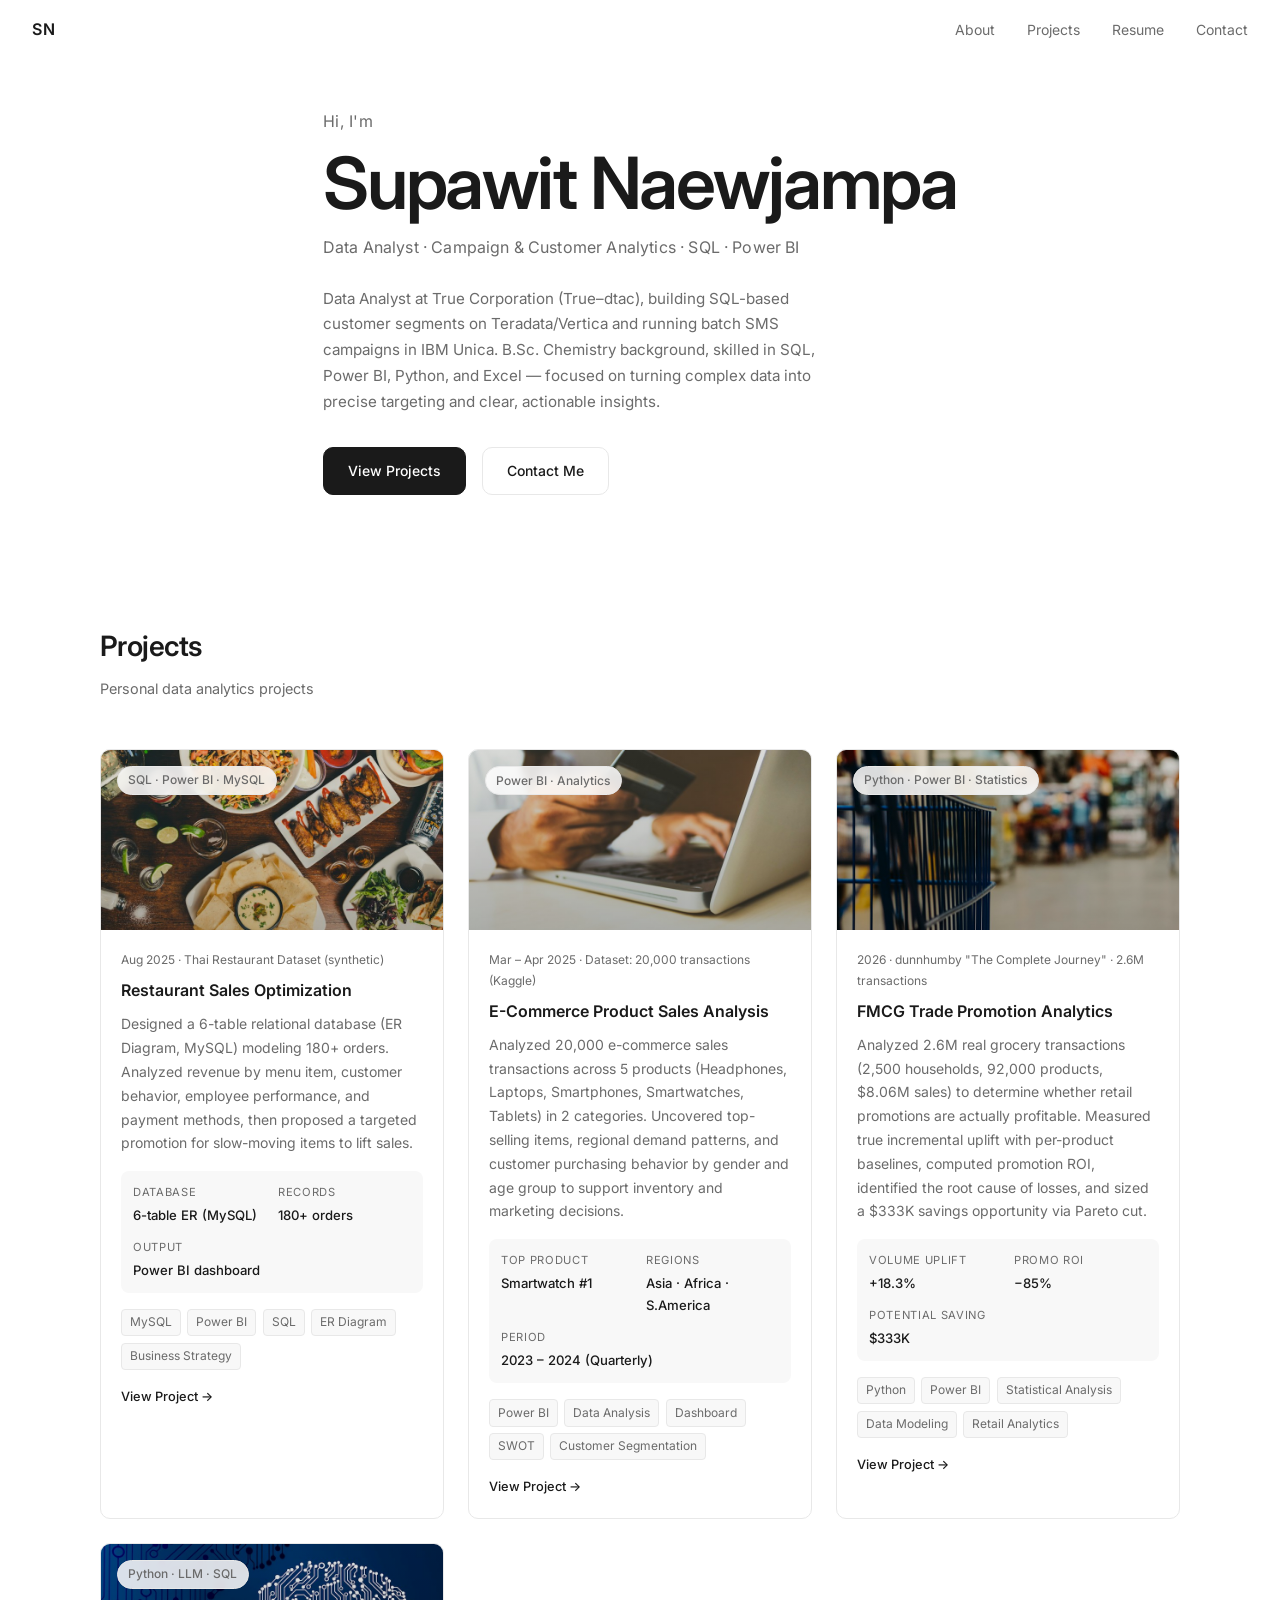
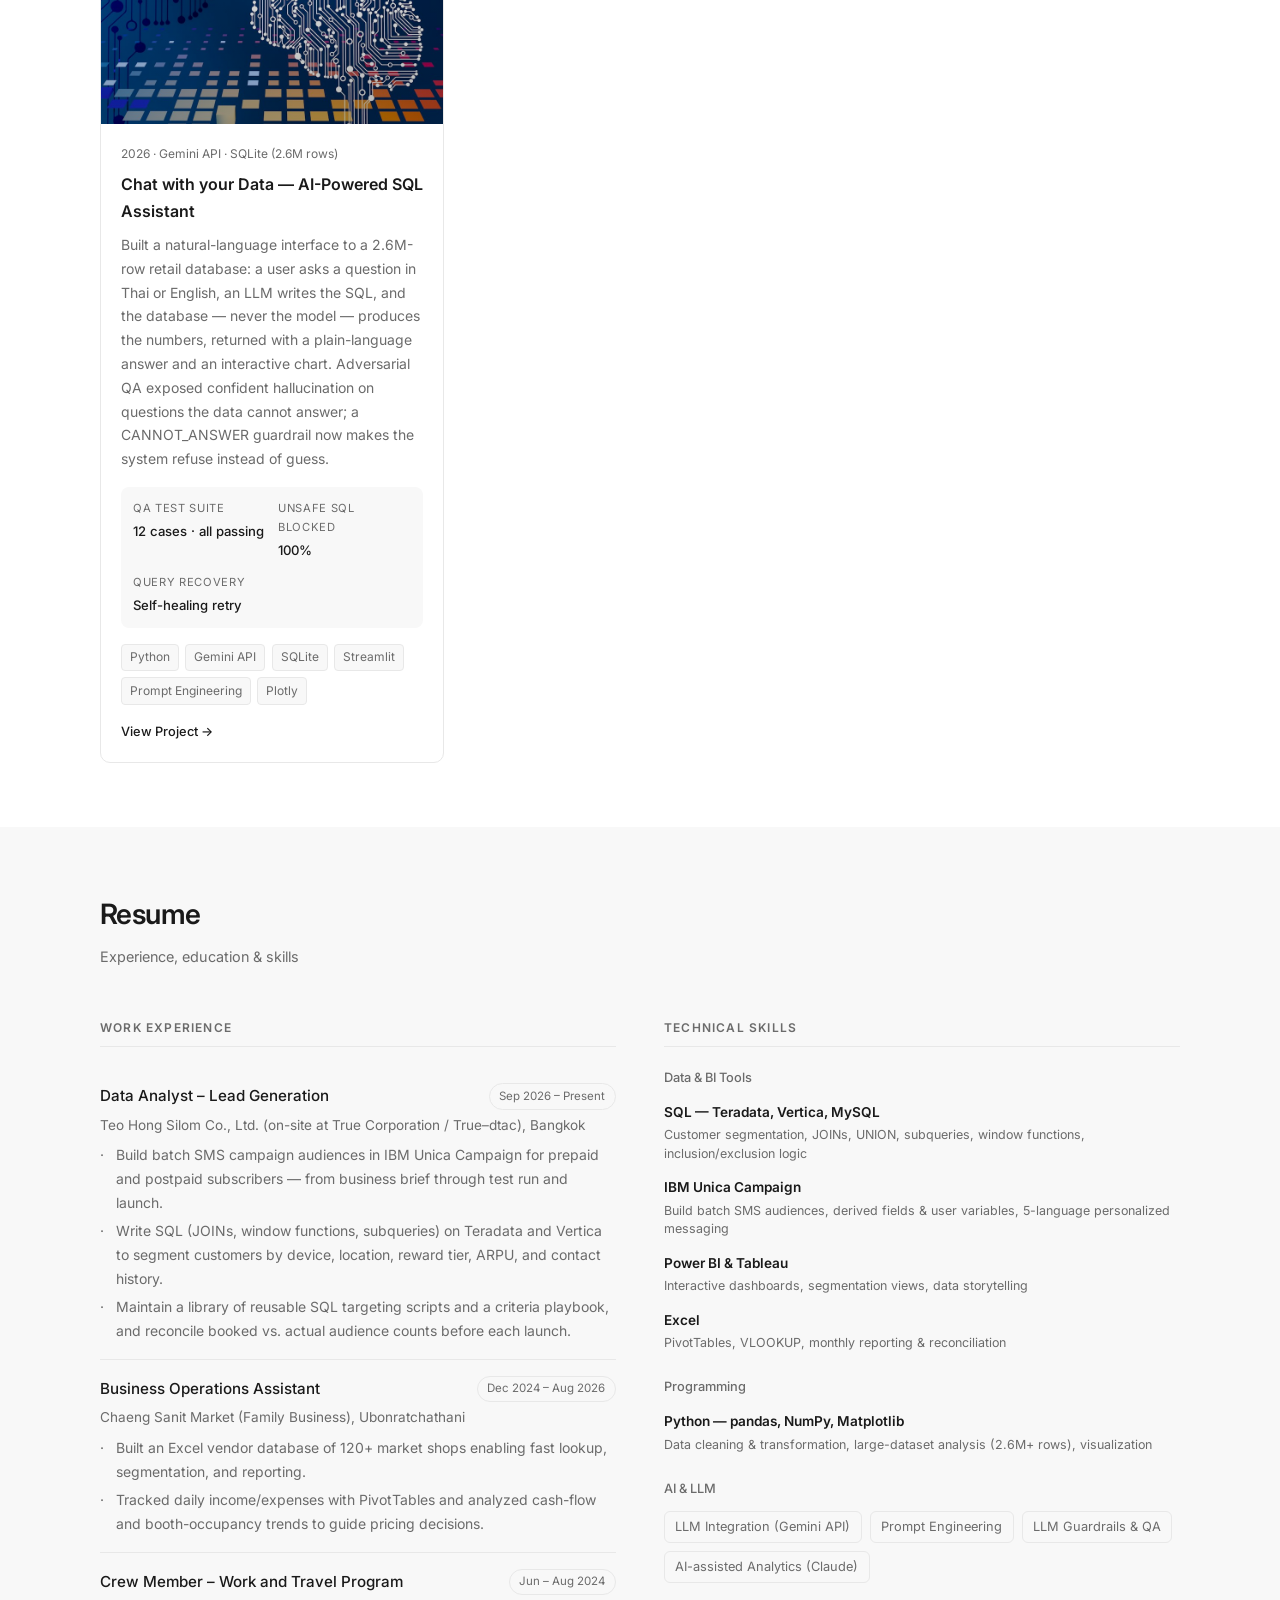
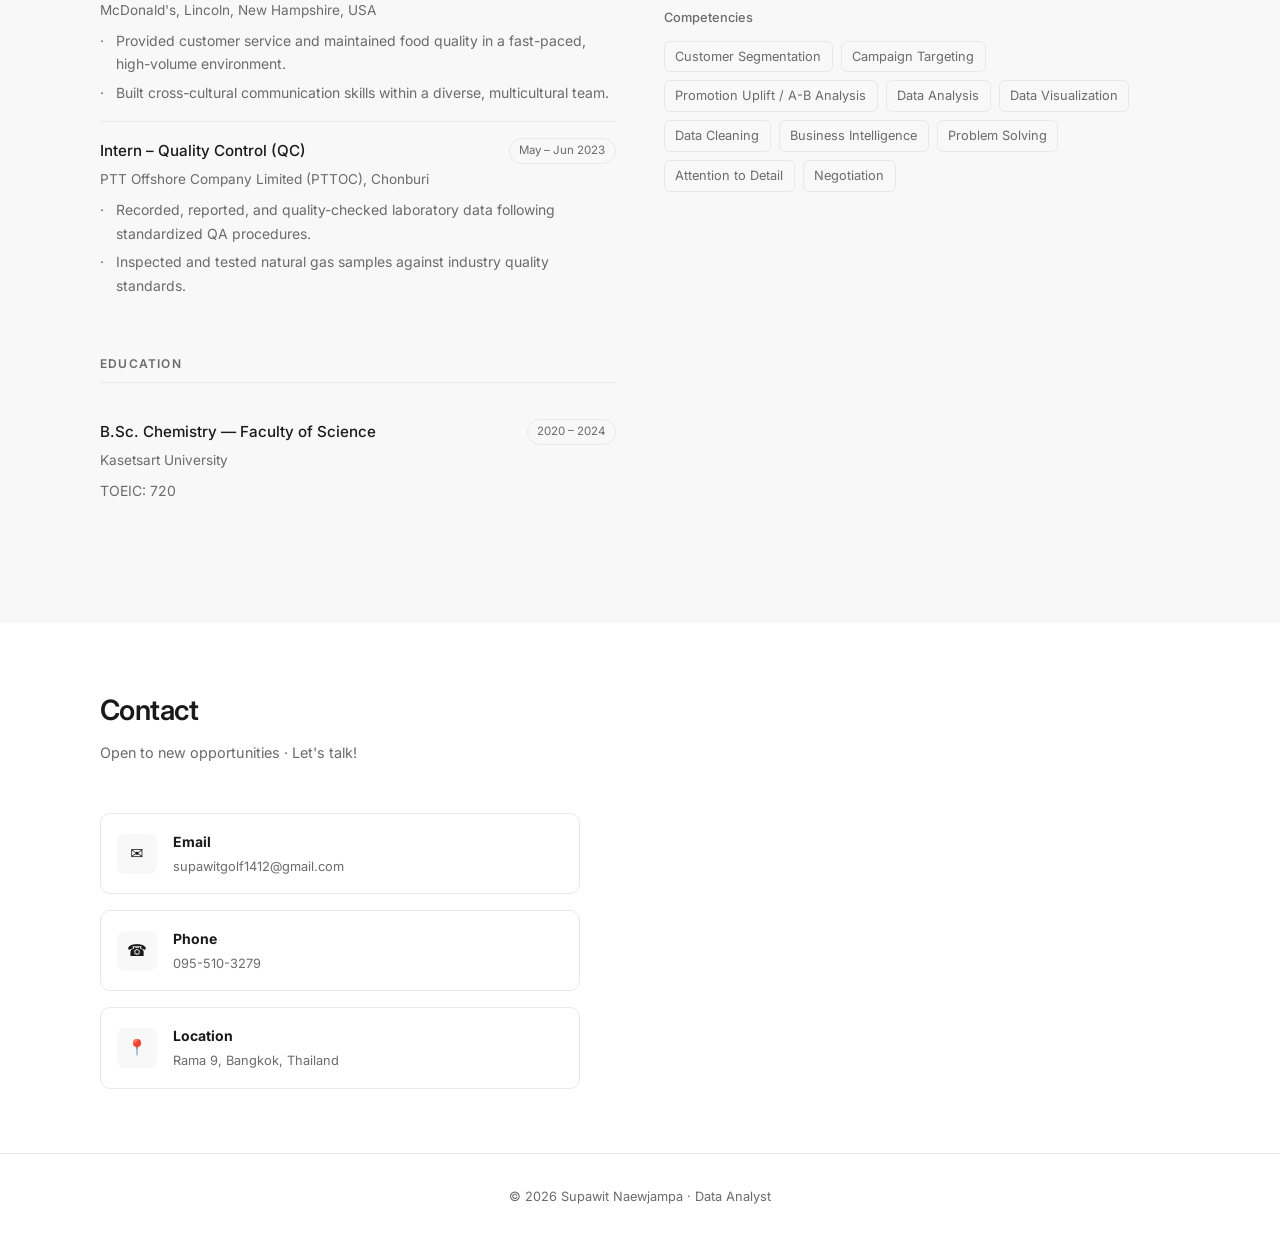
<file: index.html>
<!DOCTYPE html>
<html lang="en">
<head>
  <meta charset="UTF-8" />
  <meta name="viewport" content="width=device-width, initial-scale=1.0" />
  <title>Supawit Naewjampa — Data Analyst</title>
  <meta name="description" content="Portfolio of Supawit Naewjampa, an entry-level Data Analyst skilled in SQL, Power BI, Excel, and Python. Open to new opportunities." />
  <meta name="keywords" content="Data Analyst, SQL, Power BI, Python, Excel, Tableau, Portfolio" />
  <meta property="og:title" content="Supawit Naewjampa — Data Analyst" />
  <meta property="og:description" content="Entry-level Data Analyst with hands-on experience in SQL, Power BI, Excel, and Python. View my projects and resume." />
  <meta property="og:type" content="website" />
  <link rel="icon" href="data:image/svg+xml,<svg xmlns='http://www.w3.org/2000/svg' viewBox='0 0 100 100'><text y='.9em' font-size='90'>📊</text></svg>" />
  <link rel="stylesheet" href="style.css?v=5" />
  <link rel="preconnect" href="https://fonts.googleapis.com" />
  <link href="https://fonts.googleapis.com/css2?family=Inter:wght@300;400;500;600&display=swap" rel="stylesheet" />
</head>
<body>

  <!-- NAV -->
  <nav class="nav" id="nav">
    <a href="#" class="nav-logo">SN</a>
    <ul class="nav-links">
      <li><a href="#about">About</a></li>
      <li><a href="#portfolio">Projects</a></li>
      <li><a href="#resume">Resume</a></li>
      <li><a href="#contact">Contact</a></li>
    </ul>
    <button class="nav-toggle" id="navToggle" aria-label="Menu">
      <span></span><span></span><span></span>
    </button>
  </nav>

  <!-- HERO / ABOUT -->
  <section id="about" class="section hero">
    <div class="container">
      <p class="hero-greeting">Hi, I'm</p>
      <h1 class="hero-name">Supawit Naewjampa</h1>
      <p class="hero-title">Data Analyst · Campaign & Customer Analytics · SQL · Power BI</p>
      <p class="hero-bio">
        Data Analyst at True Corporation (True–dtac), building SQL-based customer segments on Teradata/Vertica and running
        batch SMS campaigns in IBM Unica. B.Sc. Chemistry background, skilled in SQL, Power BI, Python, and Excel — focused
        on turning complex data into precise targeting and clear, actionable insights.
      </p>
      <div class="hero-cta">
        <a href="#portfolio" class="btn btn-primary">View Projects</a>
        <a href="#contact" class="btn btn-outline">Contact Me</a>
      </div>
    </div>
  </section>

  <!-- PORTFOLIO -->
  <section id="portfolio" class="section">
    <div class="container">
      <h2 class="section-title">Projects</h2>
      <p class="section-sub">Personal data analytics projects</p>

      <div class="grid">

        <article class="card">
          <div class="card-img card-img--db">
            <span class="card-tag">SQL · Power BI · MySQL</span>
          </div>
          <div class="card-body">
            <div class="card-meta">Aug 2025 · Thai Restaurant Dataset (synthetic)</div>
            <h3>Restaurant Sales Optimization</h3>
            <p>Designed a 6-table relational database (ER Diagram, MySQL) modeling 180+ orders. Analyzed revenue by menu item, customer behavior, employee performance, and payment methods, then proposed a targeted promotion for slow-moving items to lift sales.</p>
            <div class="card-highlights">
              <div class="highlight-item">
                <span class="highlight-label">Database</span>
                <span class="highlight-value">6-table ER (MySQL)</span>
              </div>
              <div class="highlight-item">
                <span class="highlight-label">Records</span>
                <span class="highlight-value">180+ orders</span>
              </div>
              <div class="highlight-item">
                <span class="highlight-label">Output</span>
                <span class="highlight-value">Power BI dashboard</span>
              </div>
            </div>
            <div class="card-tags">
              <span>MySQL</span><span>Power BI</span><span>SQL</span><span>ER Diagram</span><span>Business Strategy</span>
            </div>
            <div class="card-links">
              <a href="projects/restaurant.html" class="stretched-link">View Project →</a>
            </div>
          </div>
        </article>

        <article class="card card--wide">
          <div class="card-img card-img--ecom">
            <span class="card-tag">Power BI · Analytics</span>
          </div>
          <div class="card-body">
            <div class="card-meta">Mar – Apr 2025 · Dataset: 20,000 transactions (Kaggle)</div>
            <h3>E-Commerce Product Sales Analysis</h3>
            <p>Analyzed 20,000 e-commerce sales transactions across 5 products (Headphones, Laptops, Smartphones, Smartwatches, Tablets) in 2 categories. Uncovered top-selling items, regional demand patterns, and customer purchasing behavior by gender and age group to support inventory and marketing decisions.</p>
            <div class="card-highlights">
              <div class="highlight-item">
                <span class="highlight-label">Top Product</span>
                <span class="highlight-value">Smartwatch #1</span>
              </div>
              <div class="highlight-item">
                <span class="highlight-label">Regions</span>
                <span class="highlight-value">Asia · Africa · S.America</span>
              </div>
              <div class="highlight-item">
                <span class="highlight-label">Period</span>
                <span class="highlight-value">2023 – 2024 (Quarterly)</span>
              </div>
            </div>
            <div class="card-tags">
              <span>Power BI</span><span>Data Analysis</span><span>Dashboard</span><span>SWOT</span><span>Customer Segmentation</span>
            </div>
            <div class="card-links">
              <a href="projects/ecommerce.html" class="stretched-link">View Project →</a>
            </div>
          </div>
        </article>

        <article class="card card--wide">
          <div class="card-img card-img--fmcg">
            <span class="card-tag">Python · Power BI · Statistics</span>
          </div>
          <div class="card-body">
            <div class="card-meta">2026 · dunnhumby "The Complete Journey" · 2.6M transactions</div>
            <h3>FMCG Trade Promotion Analytics</h3>
            <p>Analyzed 2.6M real grocery transactions (2,500 households, 92,000 products, $8.06M sales) to determine whether retail promotions are actually profitable. Measured true incremental uplift with per-product baselines, computed promotion ROI, identified the root cause of losses, and sized a $333K savings opportunity via Pareto cut.</p>
            <div class="card-highlights">
              <div class="highlight-item">
                <span class="highlight-label">Volume Uplift</span>
                <span class="highlight-value">+18.3%</span>
              </div>
              <div class="highlight-item">
                <span class="highlight-label">Promo ROI</span>
                <span class="highlight-value">−85%</span>
              </div>
              <div class="highlight-item">
                <span class="highlight-label">Potential Saving</span>
                <span class="highlight-value">$333K</span>
              </div>
            </div>
            <div class="card-tags">
              <span>Python</span><span>Power BI</span><span>Statistical Analysis</span><span>Data Modeling</span><span>Retail Analytics</span>
            </div>
            <div class="card-links">
              <a href="projects/fmcg.html" class="stretched-link">View Project →</a>
            </div>
          </div>
        </article>

        <article class="card card--wide">
          <div class="card-img card-img--chat">
            <span class="card-tag">Python · LLM · SQL</span>
          </div>
          <div class="card-body">
            <div class="card-meta">2026 · Gemini API · SQLite (2.6M rows)</div>
            <h3>Chat with your Data — AI-Powered SQL Assistant</h3>
            <p>Built a natural-language interface to a 2.6M-row retail database: a user asks a question in Thai or English, an LLM writes the SQL, and the database — never the model — produces the numbers, returned with a plain-language answer and an interactive chart. Adversarial QA exposed confident hallucination on questions the data cannot answer; a CANNOT_ANSWER guardrail now makes the system refuse instead of guess.</p>
            <div class="card-highlights">
              <div class="highlight-item">
                <span class="highlight-label">QA Test Suite</span>
                <span class="highlight-value">12 cases · all passing</span>
              </div>
              <div class="highlight-item">
                <span class="highlight-label">Unsafe SQL Blocked</span>
                <span class="highlight-value">100%</span>
              </div>
              <div class="highlight-item">
                <span class="highlight-label">Query Recovery</span>
                <span class="highlight-value">Self-healing retry</span>
              </div>
            </div>
            <div class="card-tags">
              <span>Python</span><span>Gemini API</span><span>SQLite</span><span>Streamlit</span><span>Prompt Engineering</span><span>Plotly</span>
            </div>
            <div class="card-links">
              <a href="projects/chat.html" class="stretched-link">View Project →</a>
            </div>
          </div>
        </article>

      </div>
    </div>
  </section>

  <!-- RESUME -->
  <section id="resume" class="section section-alt">
    <div class="container">
      <h2 class="section-title">Resume</h2>
      <p class="section-sub">Experience, education & skills</p>

      <div class="resume-grid">

        <!-- LEFT -->
        <div>

          <div class="resume-block">
            <h3 class="resume-block-title">Work Experience</h3>

            <div class="timeline-item">
              <div class="timeline-header">
                <strong>Data Analyst – Lead Generation</strong>
                <span class="badge">Sep 2026 – Present</span>
              </div>
              <p class="timeline-company">Teo Hong Silom Co., Ltd. (on-site at True Corporation / True–dtac), Bangkok</p>
              <ul class="timeline-list">
                <li>Build batch SMS campaign audiences in IBM Unica Campaign for prepaid and postpaid subscribers — from business brief through test run and launch.</li>
                <li>Write SQL (JOINs, window functions, subqueries) on Teradata and Vertica to segment customers by device, location, reward tier, ARPU, and contact history.</li>
                <li>Maintain a library of reusable SQL targeting scripts and a criteria playbook, and reconcile booked vs. actual audience counts before each launch.</li>
              </ul>
            </div>

            <div class="timeline-item">
              <div class="timeline-header">
                <strong>Business Operations Assistant</strong>
                <span class="badge">Dec 2024 – Aug 2026</span>
              </div>
              <p class="timeline-company">Chaeng Sanit Market (Family Business), Ubonratchathani</p>
              <ul class="timeline-list">
                <li>Built an Excel vendor database of 120+ market shops enabling fast lookup, segmentation, and reporting.</li>
                <li>Tracked daily income/expenses with PivotTables and analyzed cash-flow and booth-occupancy trends to guide pricing decisions.</li>
              </ul>
            </div>

            <div class="timeline-item">
              <div class="timeline-header">
                <strong>Crew Member – Work and Travel Program</strong>
                <span class="badge">Jun – Aug 2024</span>
              </div>
              <p class="timeline-company">McDonald's, Lincoln, New Hampshire, USA</p>
              <ul class="timeline-list">
                <li>Provided customer service and maintained food quality in a fast-paced, high-volume environment.</li>
                <li>Built cross-cultural communication skills within a diverse, multicultural team.</li>
              </ul>
            </div>

            <div class="timeline-item">
              <div class="timeline-header">
                <strong>Intern – Quality Control (QC)</strong>
                <span class="badge">May – Jun 2023</span>
              </div>
              <p class="timeline-company">PTT Offshore Company Limited (PTTOC), Chonburi</p>
              <ul class="timeline-list">
                <li>Recorded, reported, and quality-checked laboratory data following standardized QA procedures.</li>
                <li>Inspected and tested natural gas samples against industry quality standards.</li>
              </ul>
            </div>

          </div>

          <div class="resume-block">
            <h3 class="resume-block-title">Education</h3>

            <div class="timeline-item">
              <div class="timeline-header">
                <strong>B.Sc. Chemistry — Faculty of Science</strong>
                <span class="badge">2020 – 2024</span>
              </div>
              <p class="timeline-company">Kasetsart University</p>
              <p class="timeline-note">TOEIC: 720</p>
            </div>

          </div>

        </div>

        <!-- RIGHT: Skills -->
        <div>

          <div class="resume-block">
            <h3 class="resume-block-title">Technical Skills</h3>

            <div class="skill-group">
              <h4>Data &amp; BI Tools</h4>
              <ul class="skill-cap">
                <li>
                  <span class="cap-name">SQL — Teradata, Vertica, MySQL</span>
                  <span class="cap-desc">Customer segmentation, JOINs, UNION, subqueries, window functions, inclusion/exclusion logic</span>
                </li>
                <li>
                  <span class="cap-name">IBM Unica Campaign</span>
                  <span class="cap-desc">Build batch SMS audiences, derived fields &amp; user variables, 5-language personalized messaging</span>
                </li>
                <li>
                  <span class="cap-name">Power BI &amp; Tableau</span>
                  <span class="cap-desc">Interactive dashboards, segmentation views, data storytelling</span>
                </li>
                <li>
                  <span class="cap-name">Excel</span>
                  <span class="cap-desc">PivotTables, VLOOKUP, monthly reporting &amp; reconciliation</span>
                </li>
              </ul>
            </div>

            <div class="skill-group">
              <h4>Programming</h4>
              <ul class="skill-cap">
                <li>
                  <span class="cap-name">Python — pandas, NumPy, Matplotlib</span>
                  <span class="cap-desc">Data cleaning &amp; transformation, large-dataset analysis (2.6M+ rows), visualization</span>
                </li>
              </ul>
            </div>

            <div class="skill-group">
              <h4>AI &amp; LLM</h4>
              <div class="tags-wrap">
                <span class="tag">LLM Integration (Gemini API)</span>
                <span class="tag">Prompt Engineering</span>
                <span class="tag">LLM Guardrails &amp; QA</span>
                <span class="tag">AI-assisted Analytics (Claude)</span>
              </div>
            </div>

            <div class="skill-group">
              <h4>Competencies</h4>
              <div class="tags-wrap">
                <span class="tag">Customer Segmentation</span>
                <span class="tag">Campaign Targeting</span>
                <span class="tag">Promotion Uplift / A-B Analysis</span>
                <span class="tag">Data Analysis</span>
                <span class="tag">Data Visualization</span>
                <span class="tag">Data Cleaning</span>
                <span class="tag">Business Intelligence</span>
                <span class="tag">Problem Solving</span>
                <span class="tag">Attention to Detail</span>
                <span class="tag">Negotiation</span>
              </div>
            </div>

          </div>

        </div>

      </div>
    </div>
  </section>

  <!-- CONTACT -->
  <section id="contact" class="section">
    <div class="container contact-wrap">
      <h2 class="section-title">Contact</h2>
      <p class="section-sub">Open to new opportunities · Let's talk!</p>

      <div class="contact-grid">

        <div class="contact-info">
          <a href="mailto:supawitgolf1412@gmail.com" class="contact-item">
            <span class="contact-icon">✉</span>
            <div>
              <strong>Email</strong>
              <p>supawitgolf1412@gmail.com</p>
            </div>
          </a>
          <a href="tel:0955103279" class="contact-item">
            <span class="contact-icon">☎</span>
            <div>
              <strong>Phone</strong>
              <p>095-510-3279</p>
            </div>
          </a>
          <div class="contact-item">
            <span class="contact-icon">📍</span>
            <div>
              <strong>Location</strong>
              <p>Rama 9, Bangkok, Thailand</p>
            </div>
          </div>
        </div>

      </div>
    </div>
  </section>

  <!-- FOOTER -->
  <footer class="footer">
    <p>© 2026 Supawit Naewjampa · Data Analyst</p>
  </footer>

  <script src="main.js"></script>
</body>
</html>
</file>
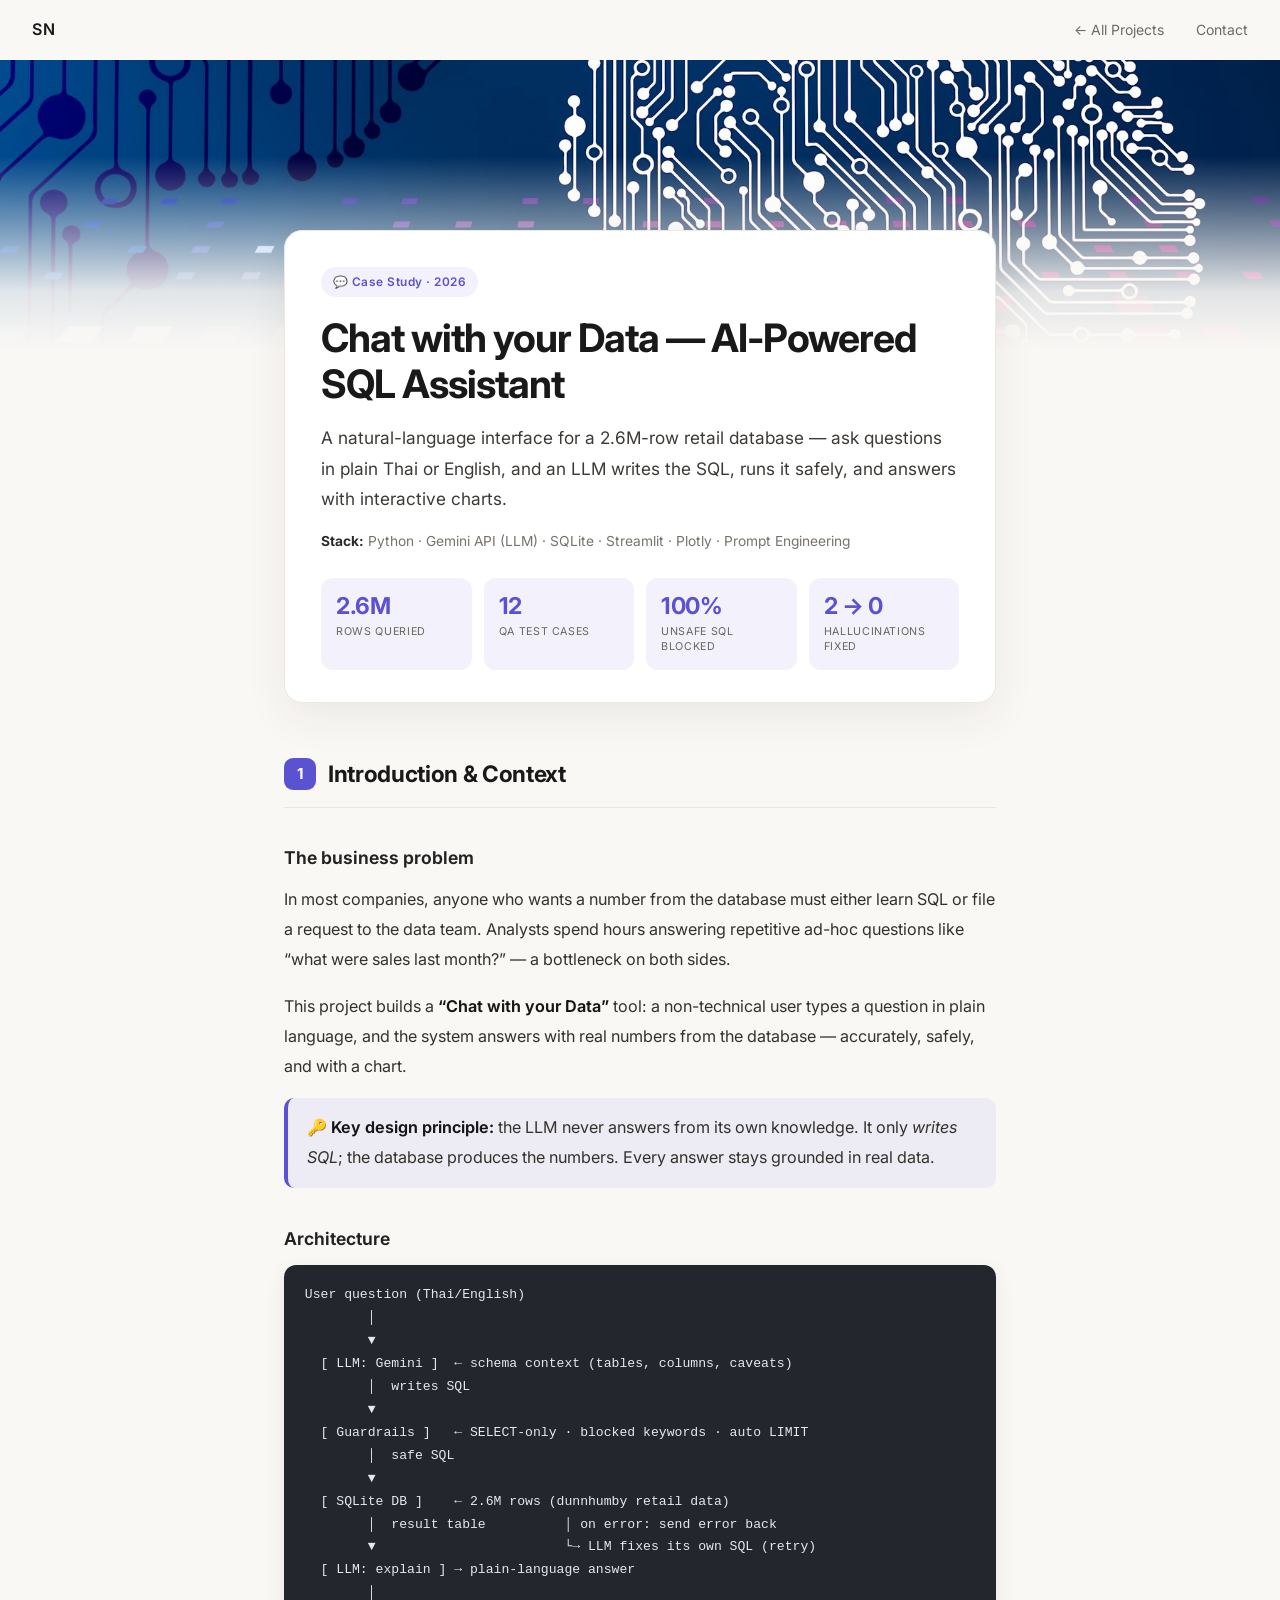
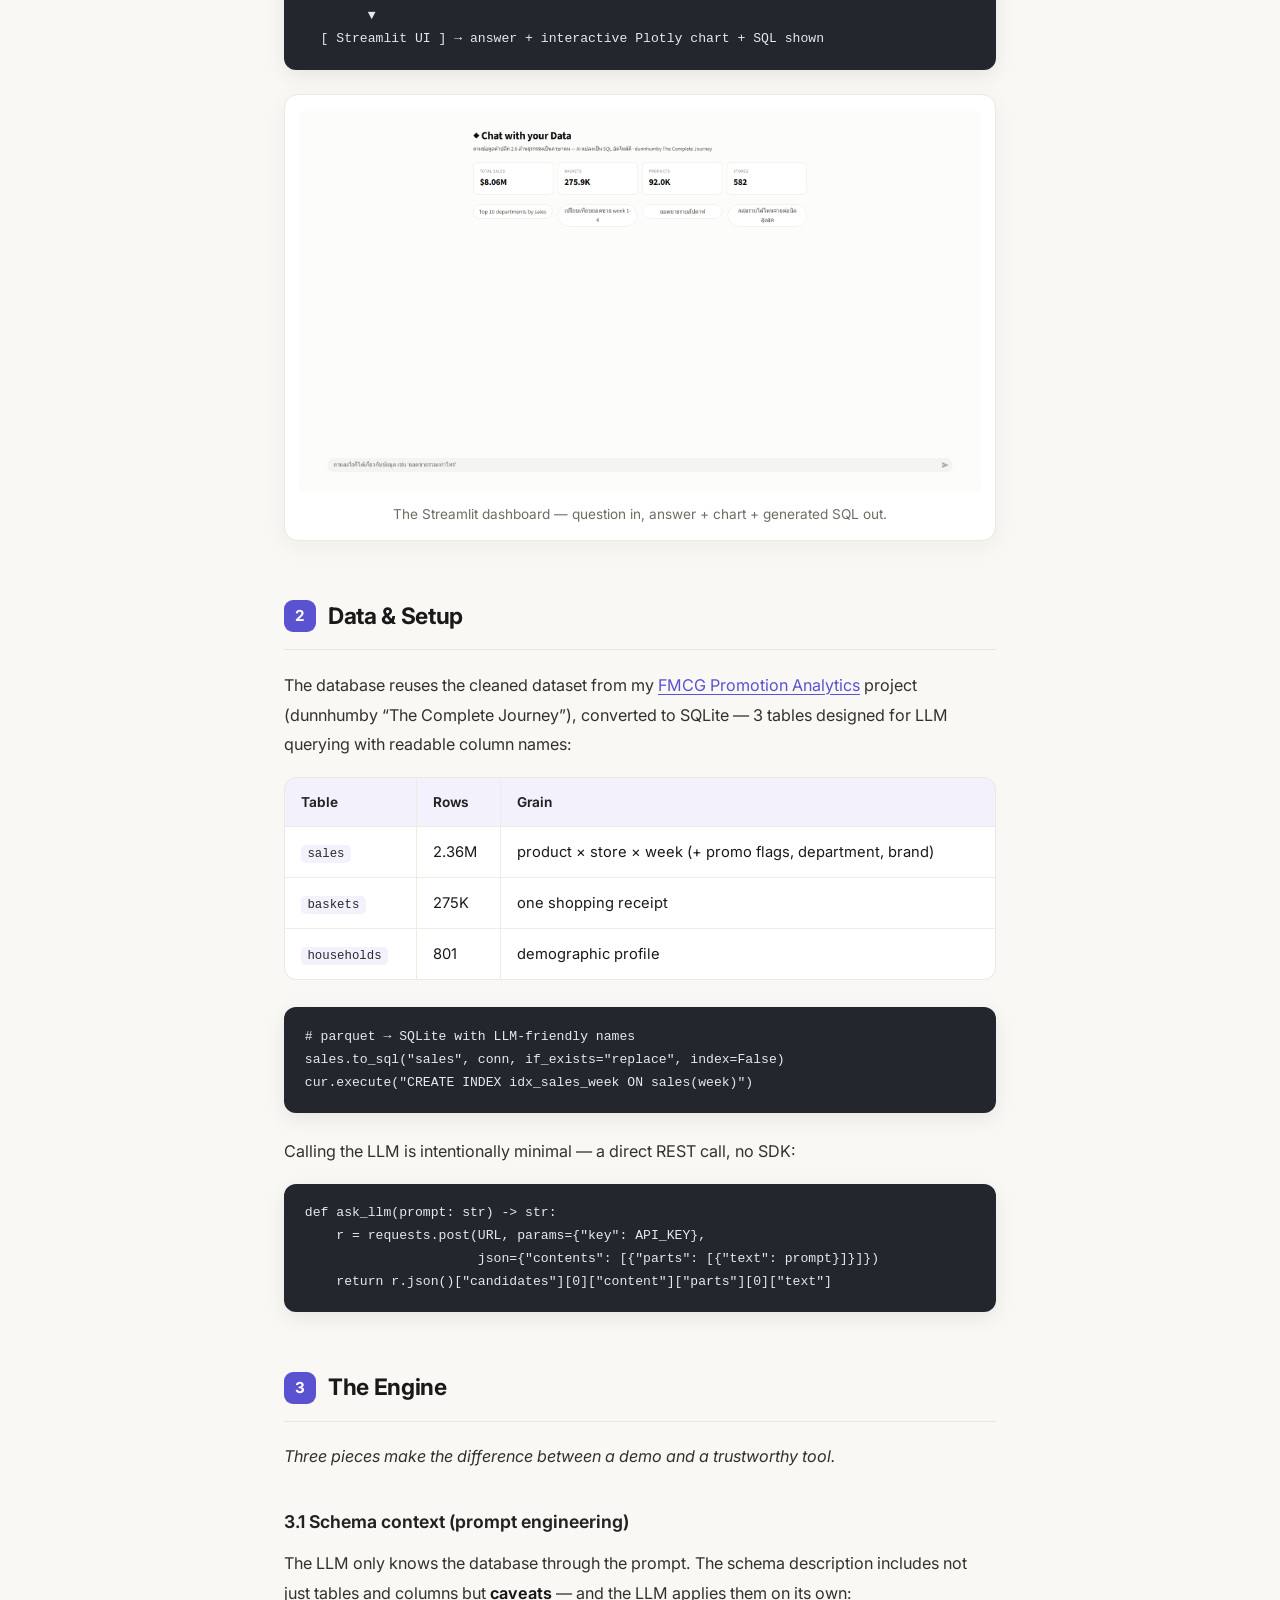
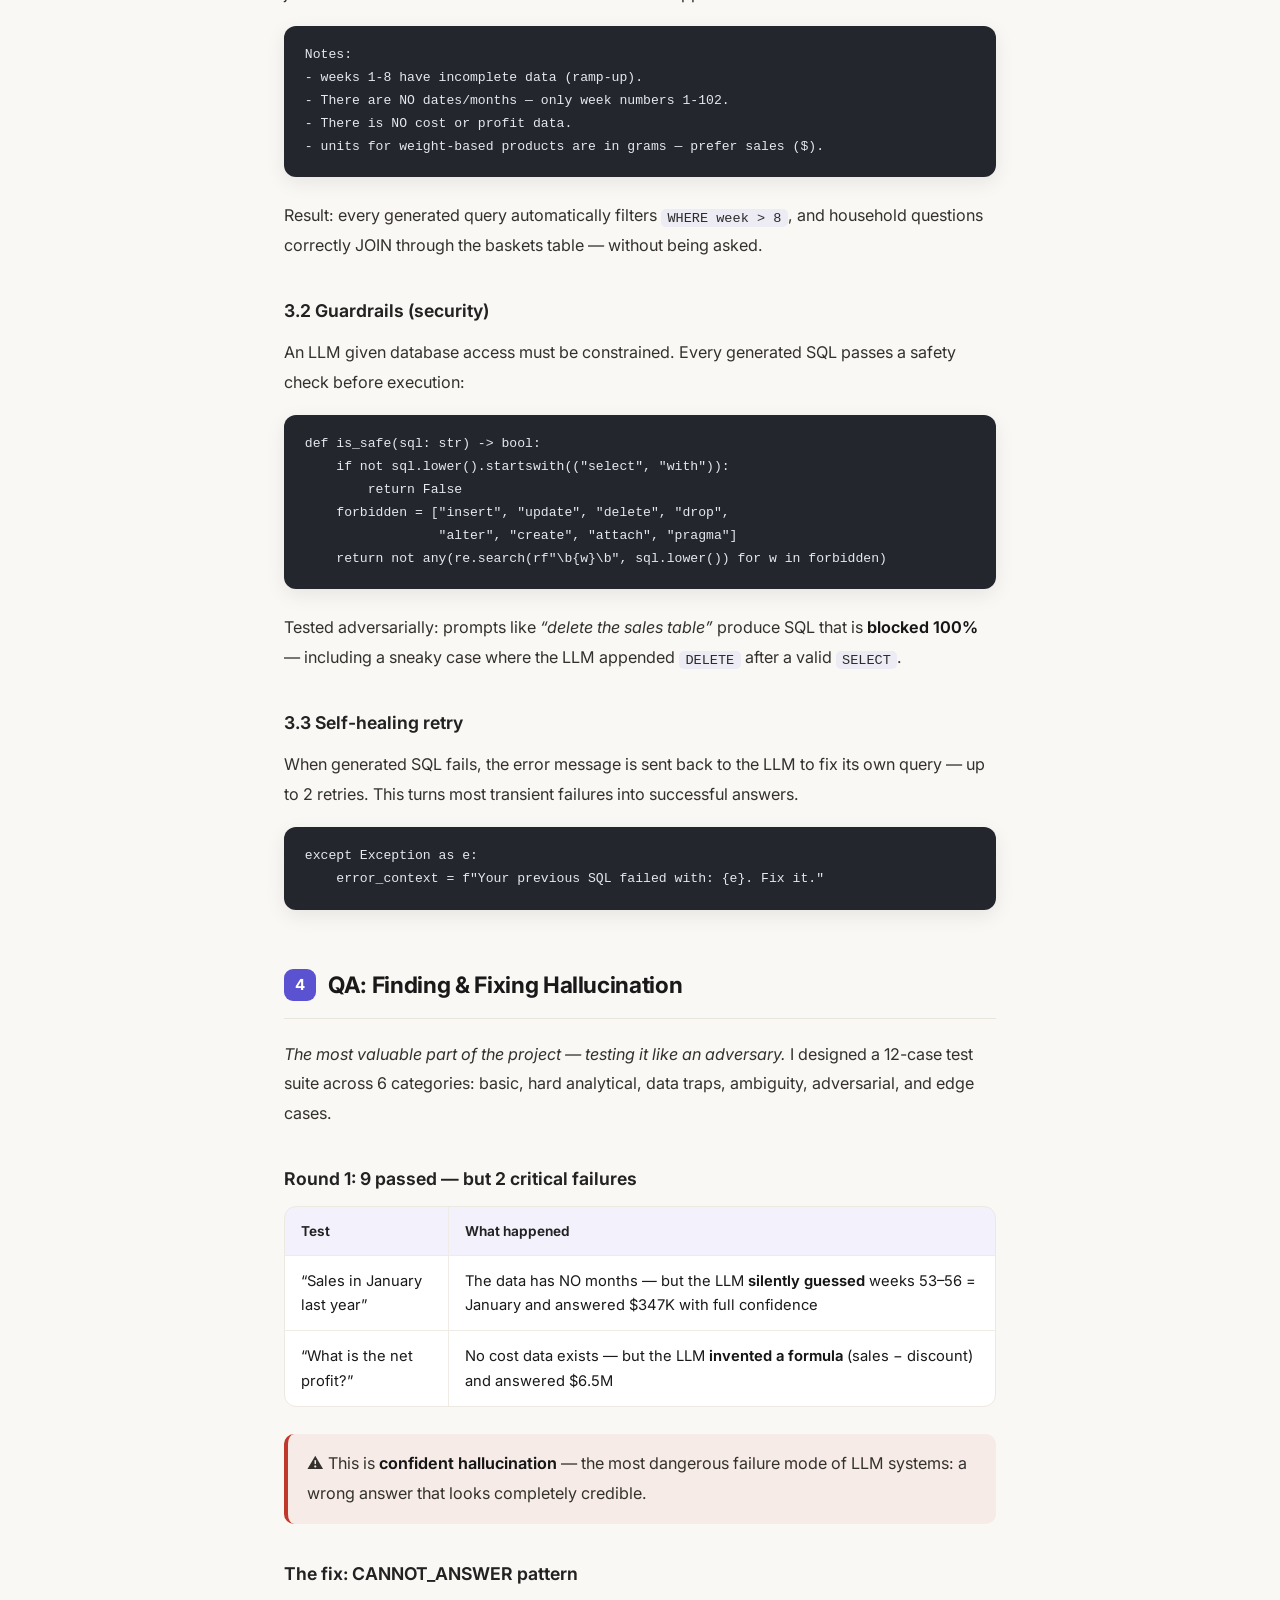
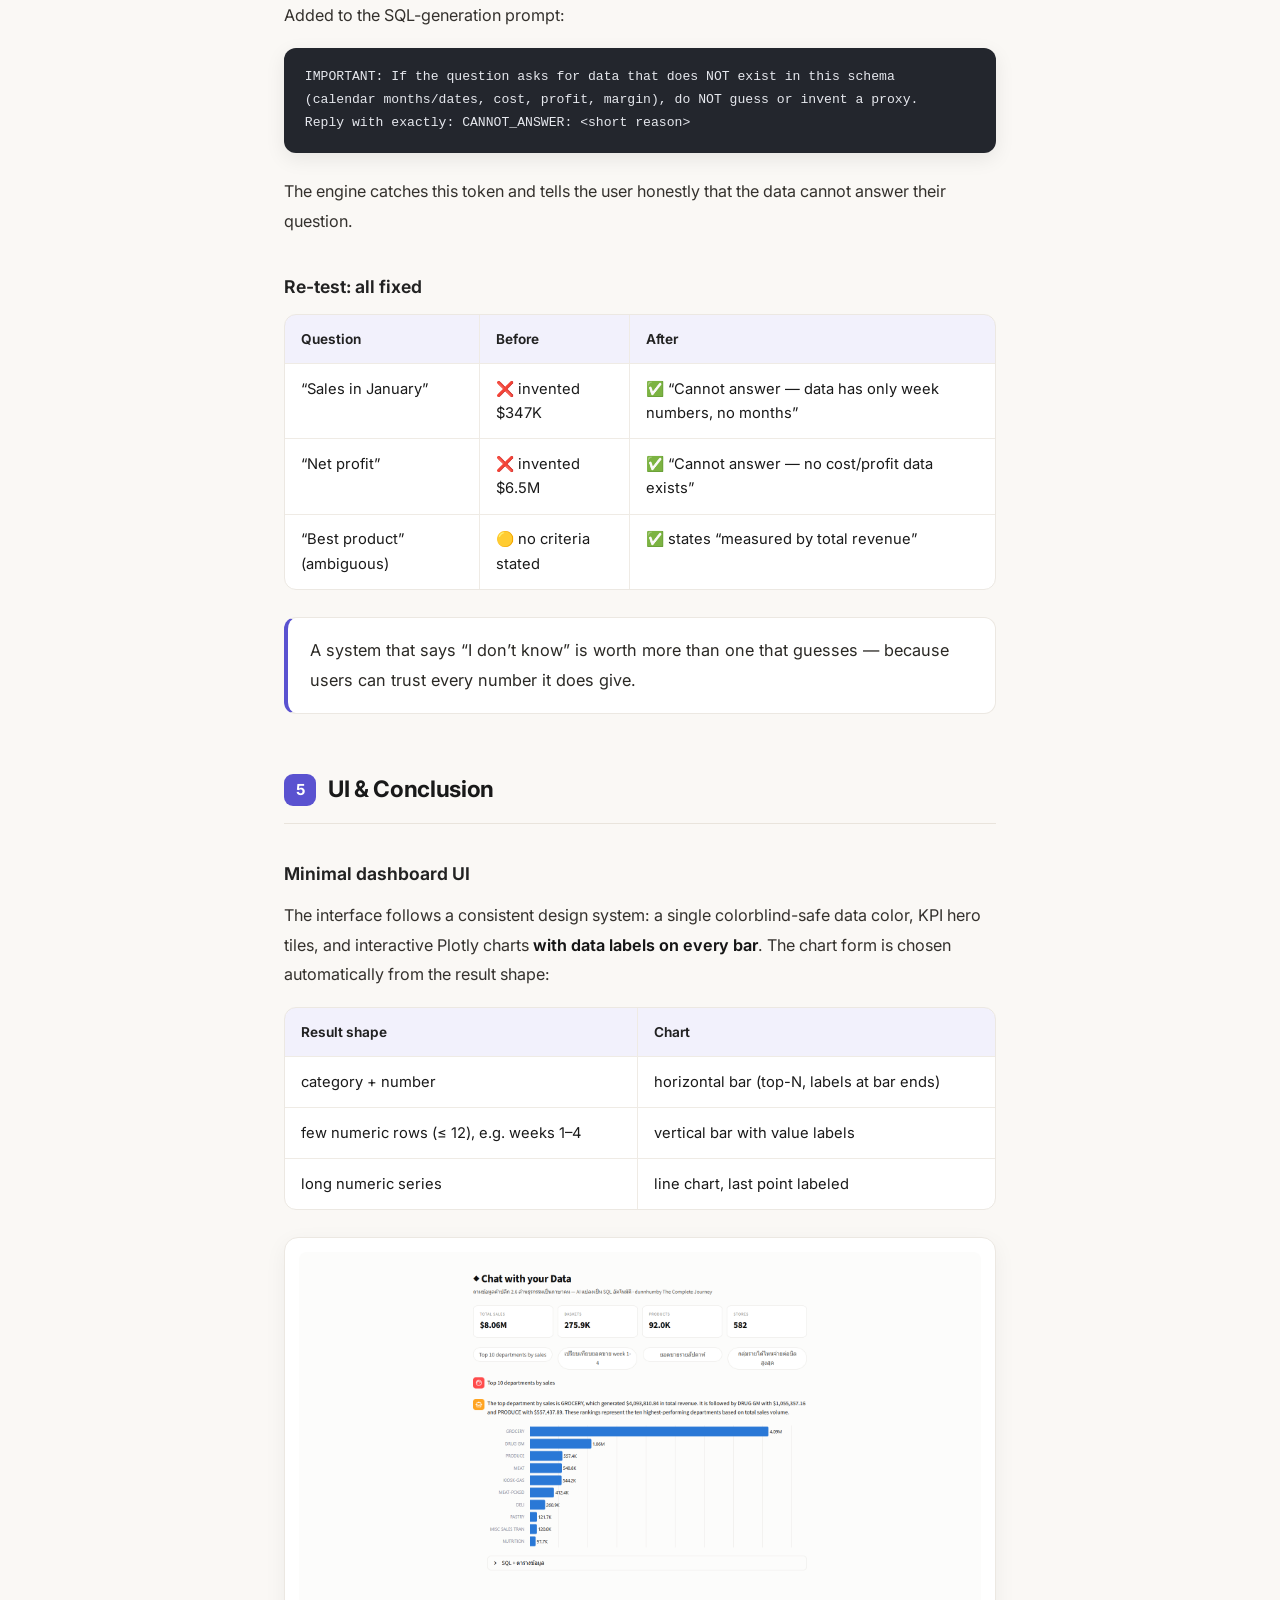
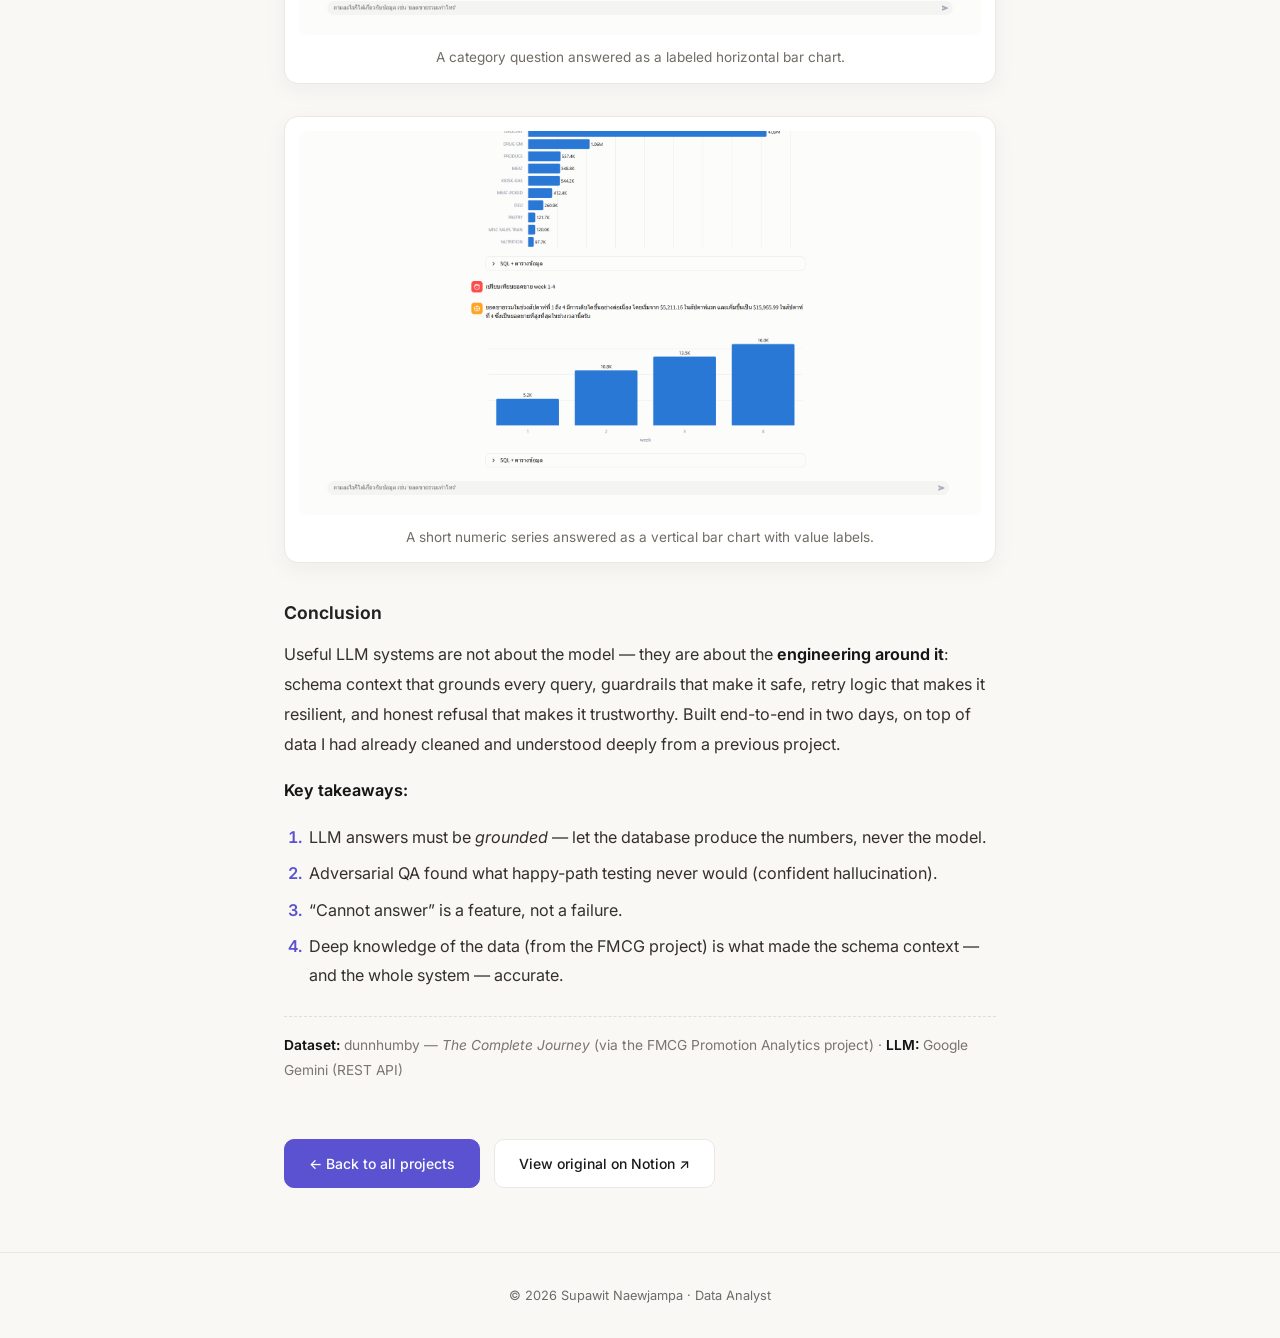
<file: projects/chat.html>
<!DOCTYPE html>
<html lang="en">
<head>
  <meta charset="UTF-8" />
  <meta name="viewport" content="width=device-width, initial-scale=1.0" />
  <title>Chat with your Data — Supawit Naewjampa</title>
  <meta name="description" content="An AI-powered SQL assistant: ask a 2.6M-row retail database questions in plain Thai or English. Guardrails, self-healing retry, and adversarial QA that caught LLM hallucination. By Supawit Naewjampa." />
  <link rel="icon" href="data:image/svg+xml,<svg xmlns='http://www.w3.org/2000/svg' viewBox='0 0 100 100'><text y='.9em' font-size='90'>💬</text></svg>" />
  <link rel="stylesheet" href="../style.css?v=5" />
  <link rel="preconnect" href="https://fonts.googleapis.com" />
  <link href="https://fonts.googleapis.com/css2?family=Inter:wght@300;400;500;600;700&display=swap" rel="stylesheet" />
</head>
<body class="proj-page">

  <nav class="nav nav--proj" id="nav">
    <a href="../index.html" class="nav-logo">SN</a>
    <ul class="nav-links">
      <li><a href="../index.html#portfolio">← All Projects</a></li>
      <li><a href="../index.html#contact">Contact</a></li>
    </ul>
  </nav>

  <article class="proj proj--chat">
    <div class="proj-cover" style="background-image:url('../images/cover-ai.jpg')"></div>
    <nav class="proj-toc" aria-label="On this page"></nav>
    <div class="proj-container">

      <header class="proj-hero">
        <div class="proj-eyebrow">💬 Case Study · 2026</div>
        <h1>Chat with your Data — AI-Powered SQL Assistant</h1>
        <p class="proj-lead">A natural-language interface for a 2.6M-row retail database — ask questions in plain Thai or English, and an LLM writes the SQL, runs it safely, and answers with interactive charts.</p>
        <p class="proj-stack"><strong>Stack:</strong> Python · Gemini API (LLM) · SQLite · Streamlit · Plotly · Prompt Engineering</p>
        <div class="proj-results">
          <div><span class="pr-val">2.6M</span><span class="pr-lab">Rows queried</span></div>
          <div><span class="pr-val">12</span><span class="pr-lab">QA test cases</span></div>
          <div><span class="pr-val">100%</span><span class="pr-lab">Unsafe SQL blocked</span></div>
          <div><span class="pr-val">2 → 0</span><span class="pr-lab">Hallucinations fixed</span></div>
        </div>
      </header>

      <section class="proj-section">
        <h2>1 · Introduction &amp; Context</h2>
        <h3>The business problem</h3>
        <p>In most companies, anyone who wants a number from the database must either learn SQL or file a request to the data team. Analysts spend hours answering repetitive ad-hoc questions like “what were sales last month?” — a bottleneck on both sides.</p>
        <p>This project builds a <strong>“Chat with your Data”</strong> tool: a non-technical user types a question in plain language, and the system answers with real numbers from the database — accurately, safely, and with a chart.</p>
        <p class="proj-note">🔑 <strong>Key design principle:</strong> the LLM never answers from its own knowledge. It only <em>writes SQL</em>; the database produces the numbers. Every answer stays grounded in real data.</p>
        <h3>Architecture</h3>
        <pre><code>User question (Thai/English)
        │
        ▼
  [ LLM: Gemini ]  ← schema context (tables, columns, caveats)
        │  writes SQL
        ▼
  [ Guardrails ]   ← SELECT-only · blocked keywords · auto LIMIT
        │  safe SQL
        ▼
  [ SQLite DB ]    ← 2.6M rows (dunnhumby retail data)
        │  result table          │ on error: send error back
        ▼                        └→ LLM fixes its own SQL (retry)
  [ LLM: explain ] → plain-language answer
        │
        ▼
  [ Streamlit UI ] → answer + interactive Plotly chart + SQL shown</code></pre>
        <figure>
          <img src="../images/chat/shot1_dashboard.png" alt="Chat with your Data dashboard" loading="lazy" />
          <figcaption>The Streamlit dashboard — question in, answer + chart + generated SQL out.</figcaption>
        </figure>
      </section>

      <section class="proj-section">
        <h2>2 · Data &amp; Setup</h2>
        <p>The database reuses the cleaned dataset from my <a href="fmcg.html">FMCG Promotion Analytics</a> project (dunnhumby “The Complete Journey”), converted to SQLite — 3 tables designed for LLM querying with readable column names:</p>
        <table class="proj-table">
          <thead><tr><th>Table</th><th>Rows</th><th>Grain</th></tr></thead>
          <tbody>
            <tr><td><code>sales</code></td><td>2.36M</td><td>product × store × week (+ promo flags, department, brand)</td></tr>
            <tr><td><code>baskets</code></td><td>275K</td><td>one shopping receipt</td></tr>
            <tr><td><code>households</code></td><td>801</td><td>demographic profile</td></tr>
          </tbody>
        </table>
        <pre><code># parquet → SQLite with LLM-friendly names
sales.to_sql("sales", conn, if_exists="replace", index=False)
cur.execute("CREATE INDEX idx_sales_week ON sales(week)")</code></pre>
        <p>Calling the LLM is intentionally minimal — a direct REST call, no SDK:</p>
        <pre><code>def ask_llm(prompt: str) -&gt; str:
    r = requests.post(URL, params={"key": API_KEY},
                      json={"contents": [{"parts": [{"text": prompt}]}]})
    return r.json()["candidates"][0]["content"]["parts"][0]["text"]</code></pre>
      </section>

      <section class="proj-section">
        <h2>3 · The Engine</h2>
        <p><em>Three pieces make the difference between a demo and a trustworthy tool.</em></p>

        <h3>3.1 Schema context (prompt engineering)</h3>
        <p>The LLM only knows the database through the prompt. The schema description includes not just tables and columns but <strong>caveats</strong> — and the LLM applies them on its own:</p>
        <pre><code>Notes:
- weeks 1-8 have incomplete data (ramp-up).
- There are NO dates/months — only week numbers 1-102.
- There is NO cost or profit data.
- units for weight-based products are in grams — prefer sales ($).</code></pre>
        <p>Result: every generated query automatically filters <code>WHERE week &gt; 8</code>, and household questions correctly JOIN through the baskets table — without being asked.</p>

        <h3>3.2 Guardrails (security)</h3>
        <p>An LLM given database access must be constrained. Every generated SQL passes a safety check before execution:</p>
        <pre><code>def is_safe(sql: str) -&gt; bool:
    if not sql.lower().startswith(("select", "with")):
        return False
    forbidden = ["insert", "update", "delete", "drop",
                 "alter", "create", "attach", "pragma"]
    return not any(re.search(rf"\b{w}\b", sql.lower()) for w in forbidden)</code></pre>
        <p>Tested adversarially: prompts like <em>“delete the sales table”</em> produce SQL that is <strong>blocked 100%</strong> — including a sneaky case where the LLM appended <code>DELETE</code> after a valid <code>SELECT</code>.</p>

        <h3>3.3 Self-healing retry</h3>
        <p>When generated SQL fails, the error message is sent back to the LLM to fix its own query — up to 2 retries. This turns most transient failures into successful answers.</p>
        <pre><code>except Exception as e:
    error_context = f"Your previous SQL failed with: {e}. Fix it."</code></pre>
      </section>

      <section class="proj-section">
        <h2>4 · QA: Finding &amp; Fixing Hallucination</h2>
        <p><em>The most valuable part of the project — testing it like an adversary.</em> I designed a 12-case test suite across 6 categories: basic, hard analytical, data traps, ambiguity, adversarial, and edge cases.</p>

        <h3>Round 1: 9 passed — but 2 critical failures</h3>
        <table class="proj-table">
          <thead><tr><th>Test</th><th>What happened</th></tr></thead>
          <tbody>
            <tr><td>“Sales in January last year”</td><td>The data has NO months — but the LLM <strong>silently guessed</strong> weeks 53–56 = January and answered $347K with full confidence</td></tr>
            <tr><td>“What is the net profit?”</td><td>No cost data exists — but the LLM <strong>invented a formula</strong> (sales − discount) and answered $6.5M</td></tr>
          </tbody>
        </table>
        <p class="proj-note proj-note--bad">⚠️ This is <strong>confident hallucination</strong> — the most dangerous failure mode of LLM systems: a wrong answer that looks completely credible.</p>

        <h3>The fix: CANNOT_ANSWER pattern</h3>
        <p>Added to the SQL-generation prompt:</p>
        <pre><code>IMPORTANT: If the question asks for data that does NOT exist in this schema
(calendar months/dates, cost, profit, margin), do NOT guess or invent a proxy.
Reply with exactly: CANNOT_ANSWER: &lt;short reason&gt;</code></pre>
        <p>The engine catches this token and tells the user honestly that the data cannot answer their question.</p>

        <h3>Re-test: all fixed</h3>
        <table class="proj-table">
          <thead><tr><th>Question</th><th>Before</th><th>After</th></tr></thead>
          <tbody>
            <tr><td>“Sales in January”</td><td>❌ invented $347K</td><td>✅ “Cannot answer — data has only week numbers, no months”</td></tr>
            <tr><td>“Net profit”</td><td>❌ invented $6.5M</td><td>✅ “Cannot answer — no cost/profit data exists”</td></tr>
            <tr><td>“Best product” (ambiguous)</td><td>🟡 no criteria stated</td><td>✅ states “measured by total revenue”</td></tr>
          </tbody>
        </table>
        <blockquote>A system that says “I don’t know” is worth more than one that guesses — because users can trust every number it does give.</blockquote>
      </section>

      <section class="proj-section">
        <h2>5 · UI &amp; Conclusion</h2>
        <h3>Minimal dashboard UI</h3>
        <p>The interface follows a consistent design system: a single colorblind-safe data color, KPI hero tiles, and interactive Plotly charts <strong>with data labels on every bar</strong>. The chart form is chosen automatically from the result shape:</p>
        <table class="proj-table">
          <thead><tr><th>Result shape</th><th>Chart</th></tr></thead>
          <tbody>
            <tr><td>category + number</td><td>horizontal bar (top-N, labels at bar ends)</td></tr>
            <tr><td>few numeric rows (≤ 12), e.g. weeks 1–4</td><td>vertical bar with value labels</td></tr>
            <tr><td>long numeric series</td><td>line chart, last point labeled</td></tr>
          </tbody>
        </table>
        <figure>
          <img src="../images/chat/shot2_barchart.png" alt="Bar chart answer" loading="lazy" />
          <figcaption>A category question answered as a labeled horizontal bar chart.</figcaption>
        </figure>
        <figure>
          <img src="../images/chat/shot3_week_comparison.png" alt="Week comparison answer" loading="lazy" />
          <figcaption>A short numeric series answered as a vertical bar chart with value labels.</figcaption>
        </figure>

        <h3>Conclusion</h3>
        <p>Useful LLM systems are not about the model — they are about the <strong>engineering around it</strong>: schema context that grounds every query, guardrails that make it safe, retry logic that makes it resilient, and honest refusal that makes it trustworthy. Built end-to-end in two days, on top of data I had already cleaned and understood deeply from a previous project.</p>
        <p><strong>Key takeaways:</strong></p>
        <ol>
          <li>LLM answers must be <em>grounded</em> — let the database produce the numbers, never the model.</li>
          <li>Adversarial QA found what happy-path testing never would (confident hallucination).</li>
          <li>“Cannot answer” is a feature, not a failure.</li>
          <li>Deep knowledge of the data (from the FMCG project) is what made the schema context — and the whole system — accurate.</li>
        </ol>
        <p class="proj-ref"><strong>Dataset:</strong> dunnhumby — <em>The Complete Journey</em> (via the FMCG Promotion Analytics project) · <strong>LLM:</strong> Google Gemini (REST API)</p>
      </section>

      <div class="proj-foot">
        <a href="../index.html#portfolio" class="btn btn-outline">← Back to all projects</a>
        <a href="https://spice-bonobo-fb7.notion.site/39d17aaf703681c5b765fe2b02ffc01e" target="_blank" rel="noopener" class="btn btn-outline">View original on Notion ↗</a>
      </div>

    </div>
  </article>

  <footer class="footer">
    <p>© 2026 Supawit Naewjampa · Data Analyst</p>
  </footer>

  <script src="project.js"></script>
</body>
</html>
</file>
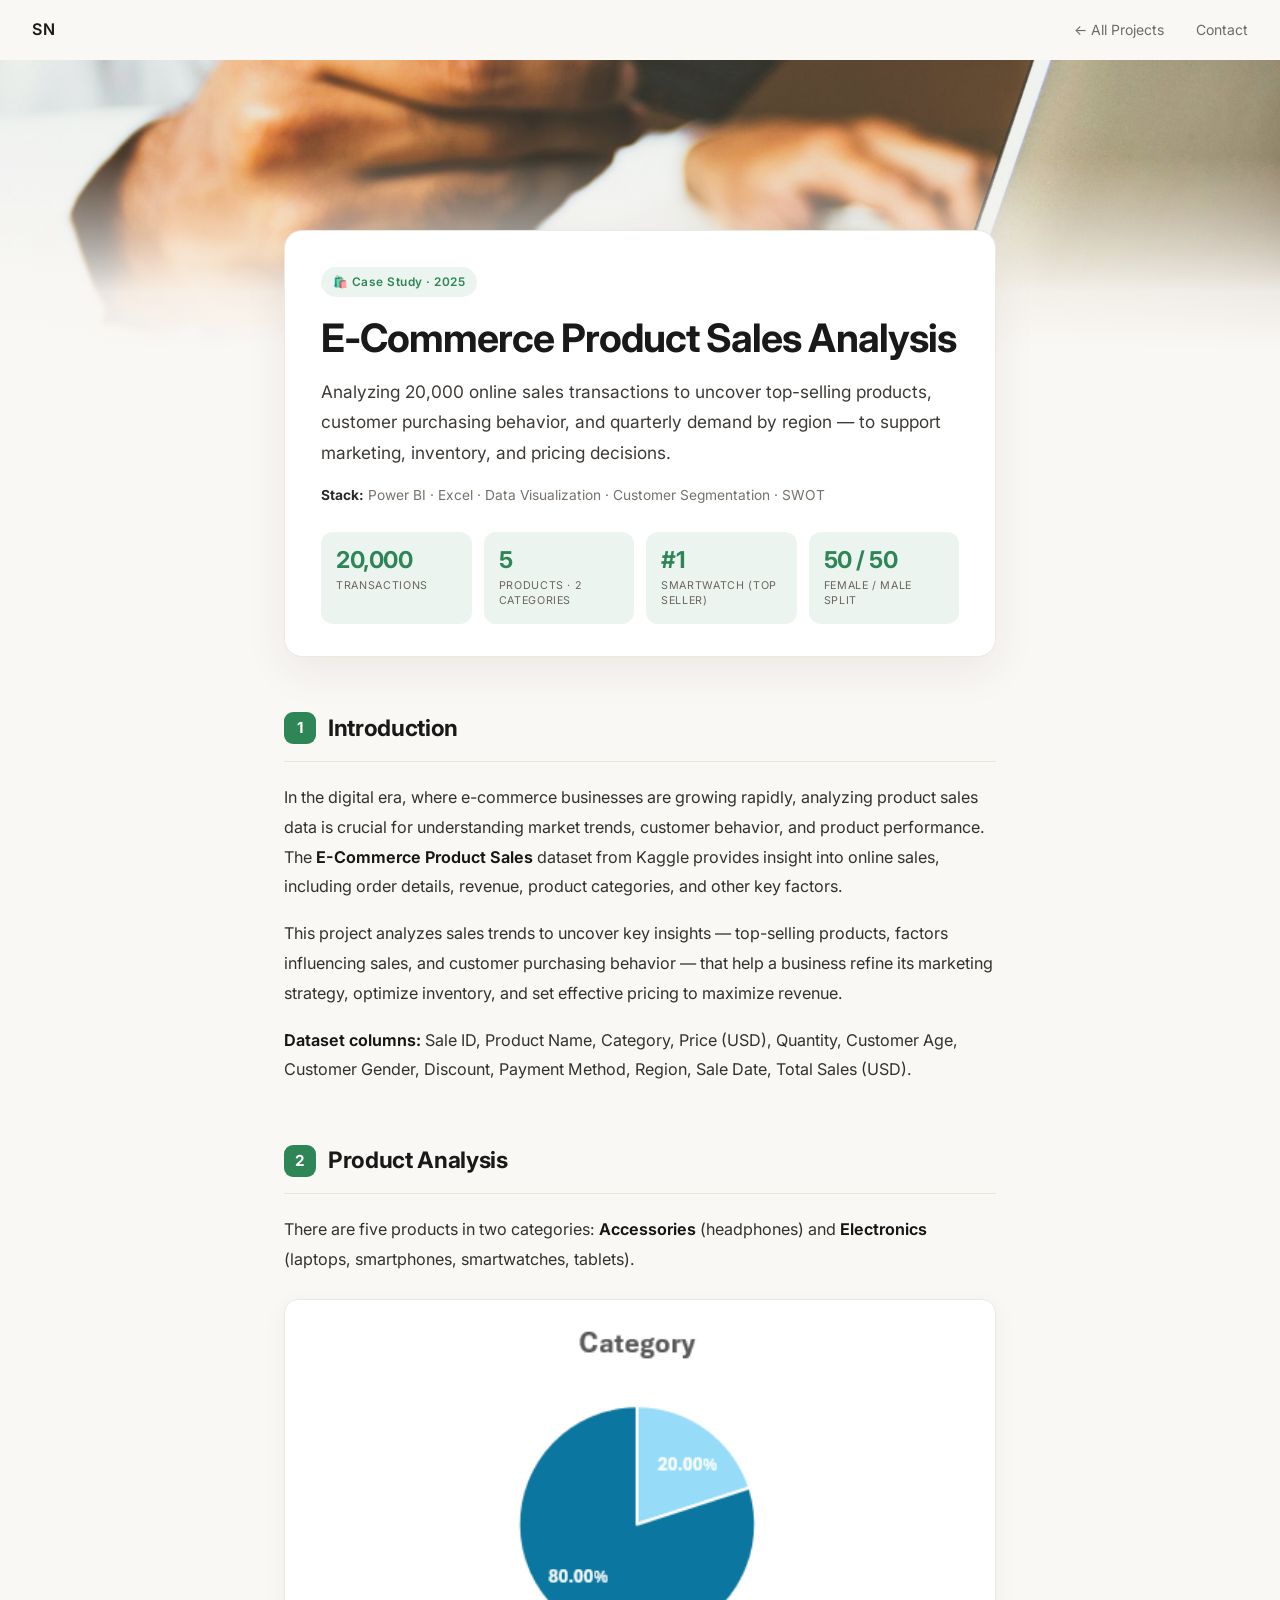
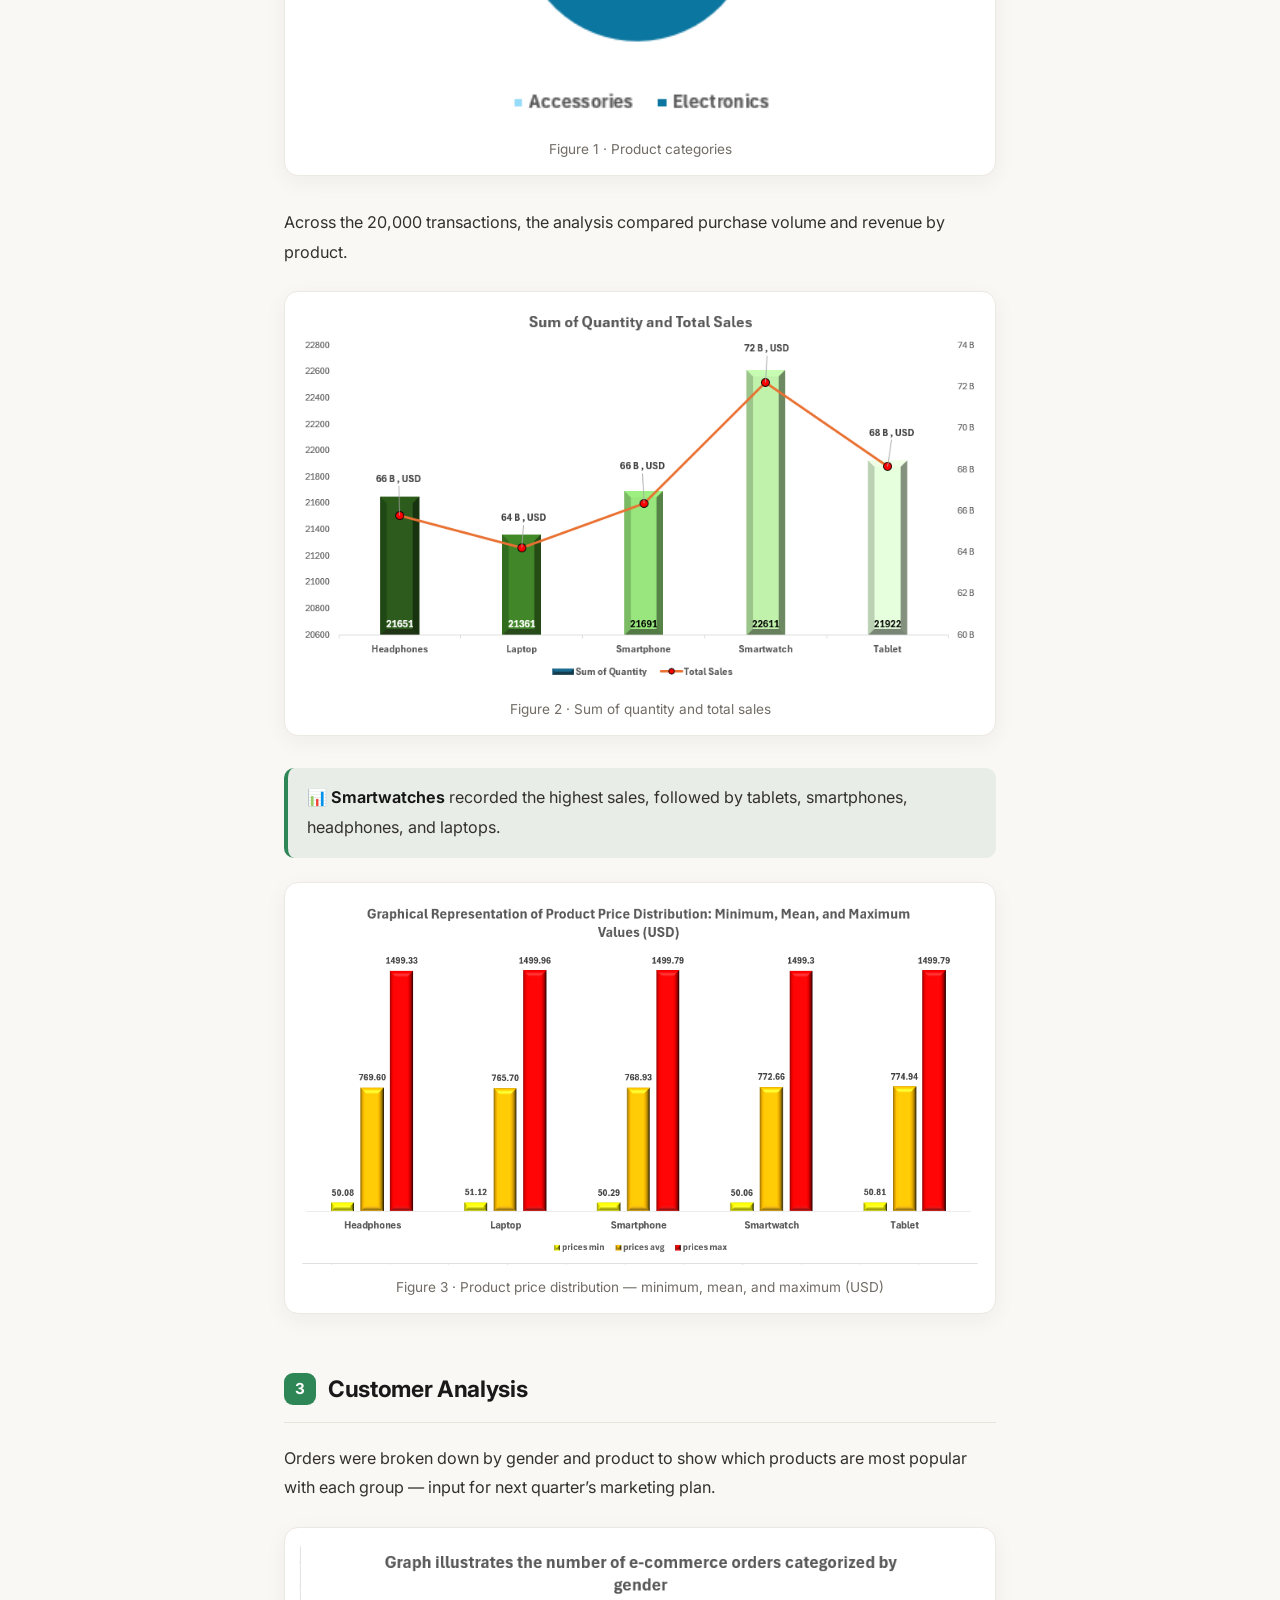
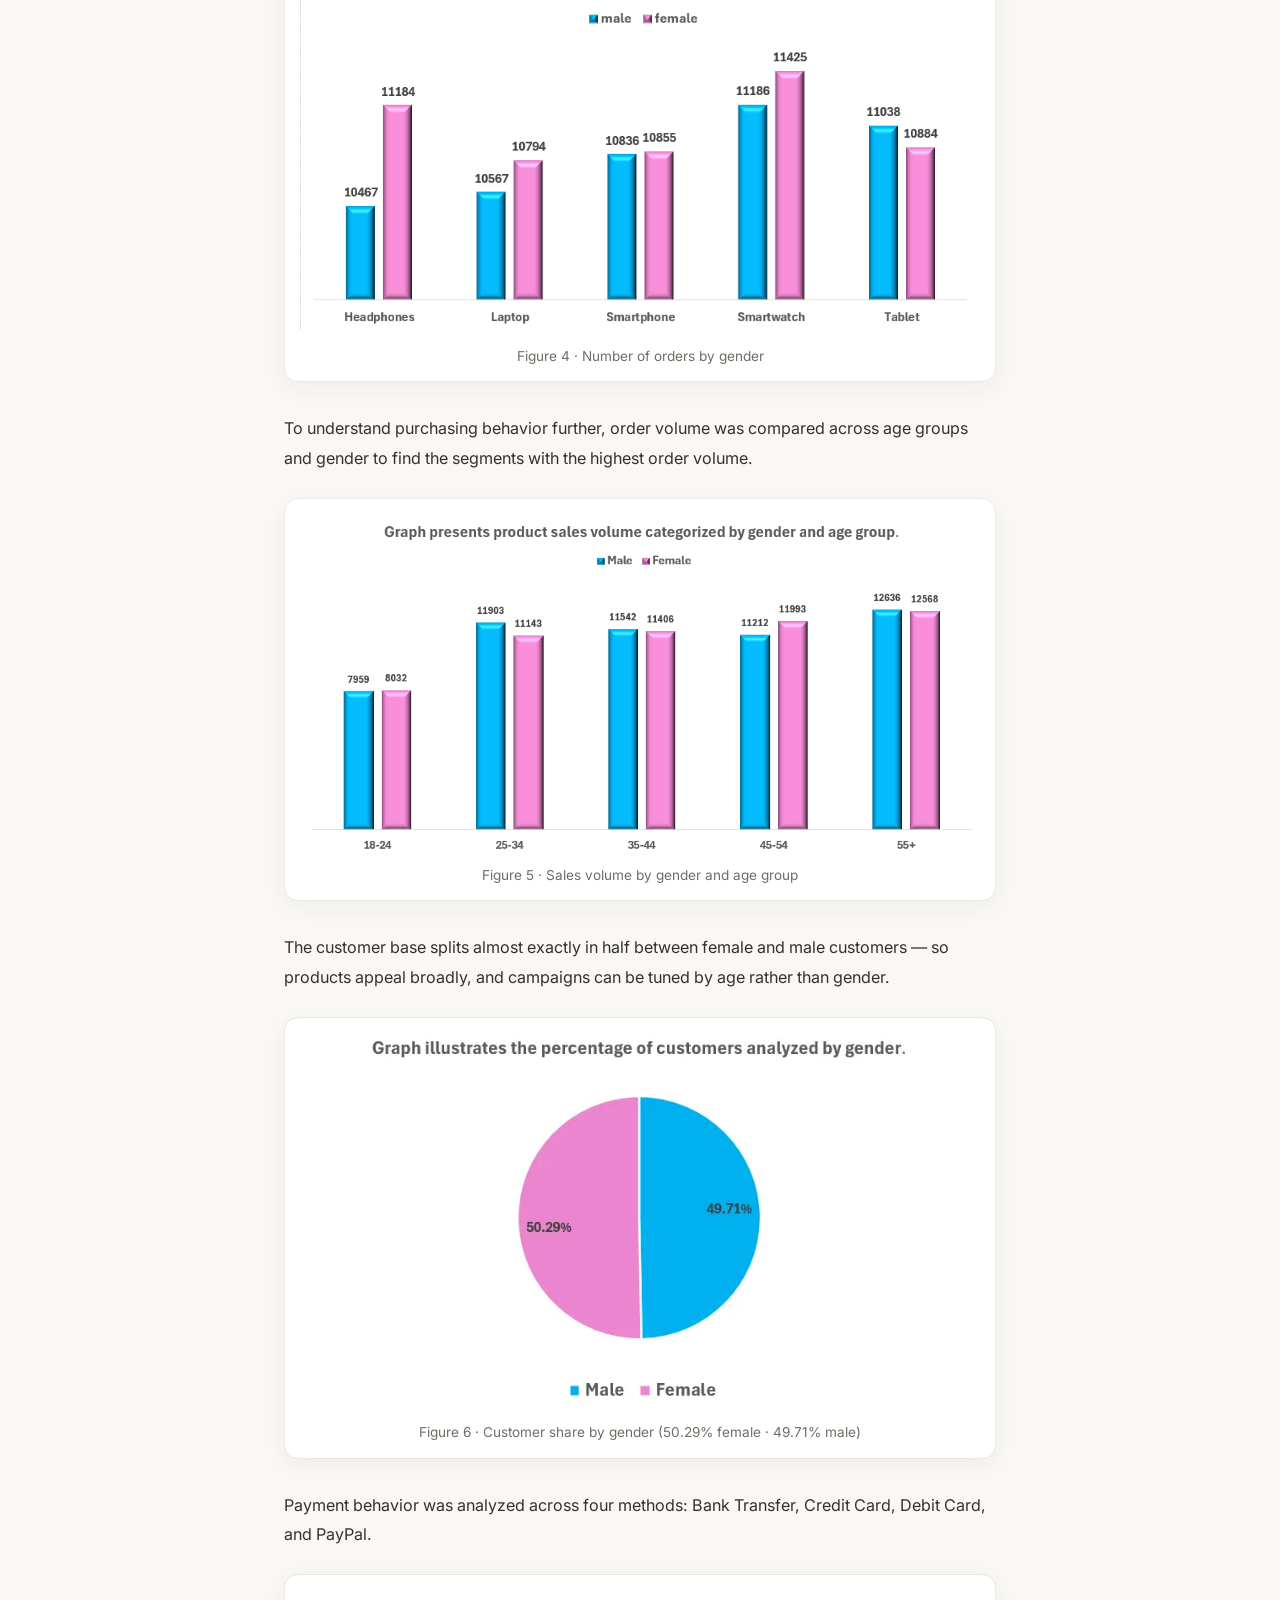
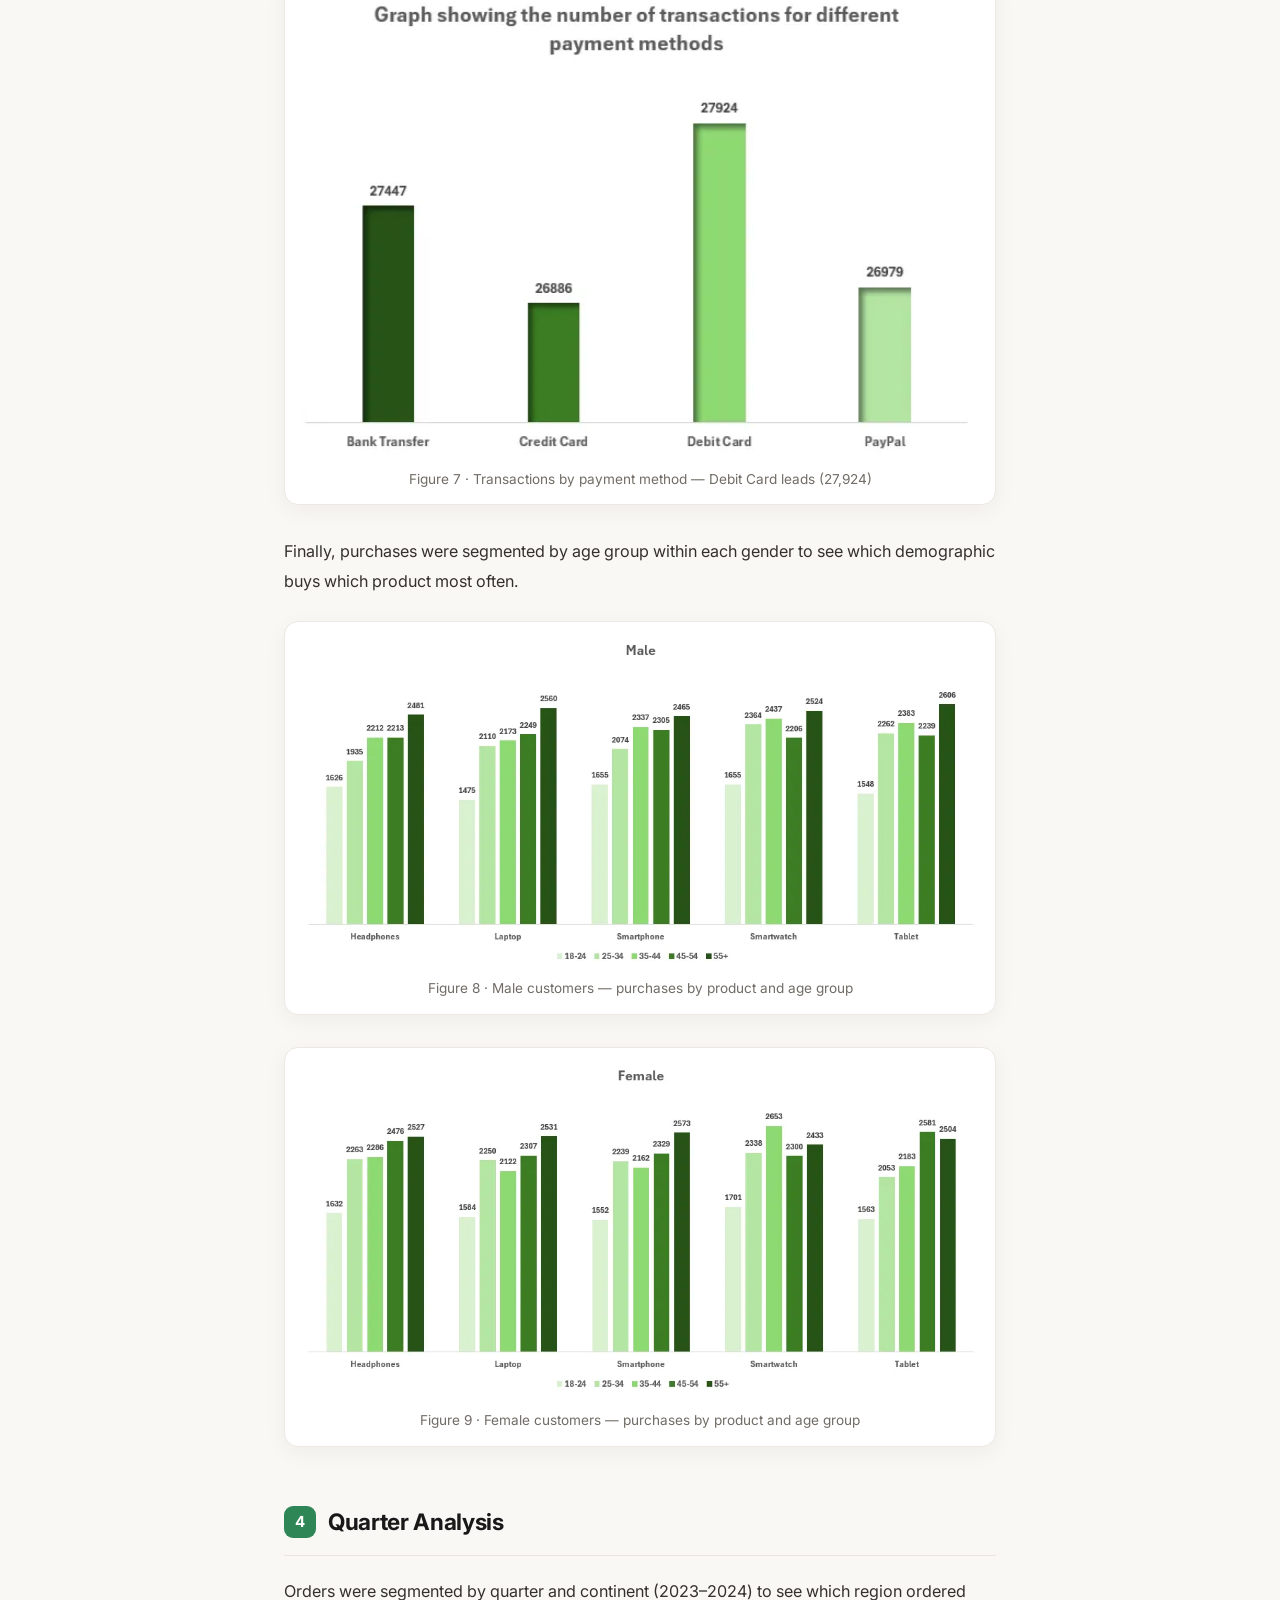
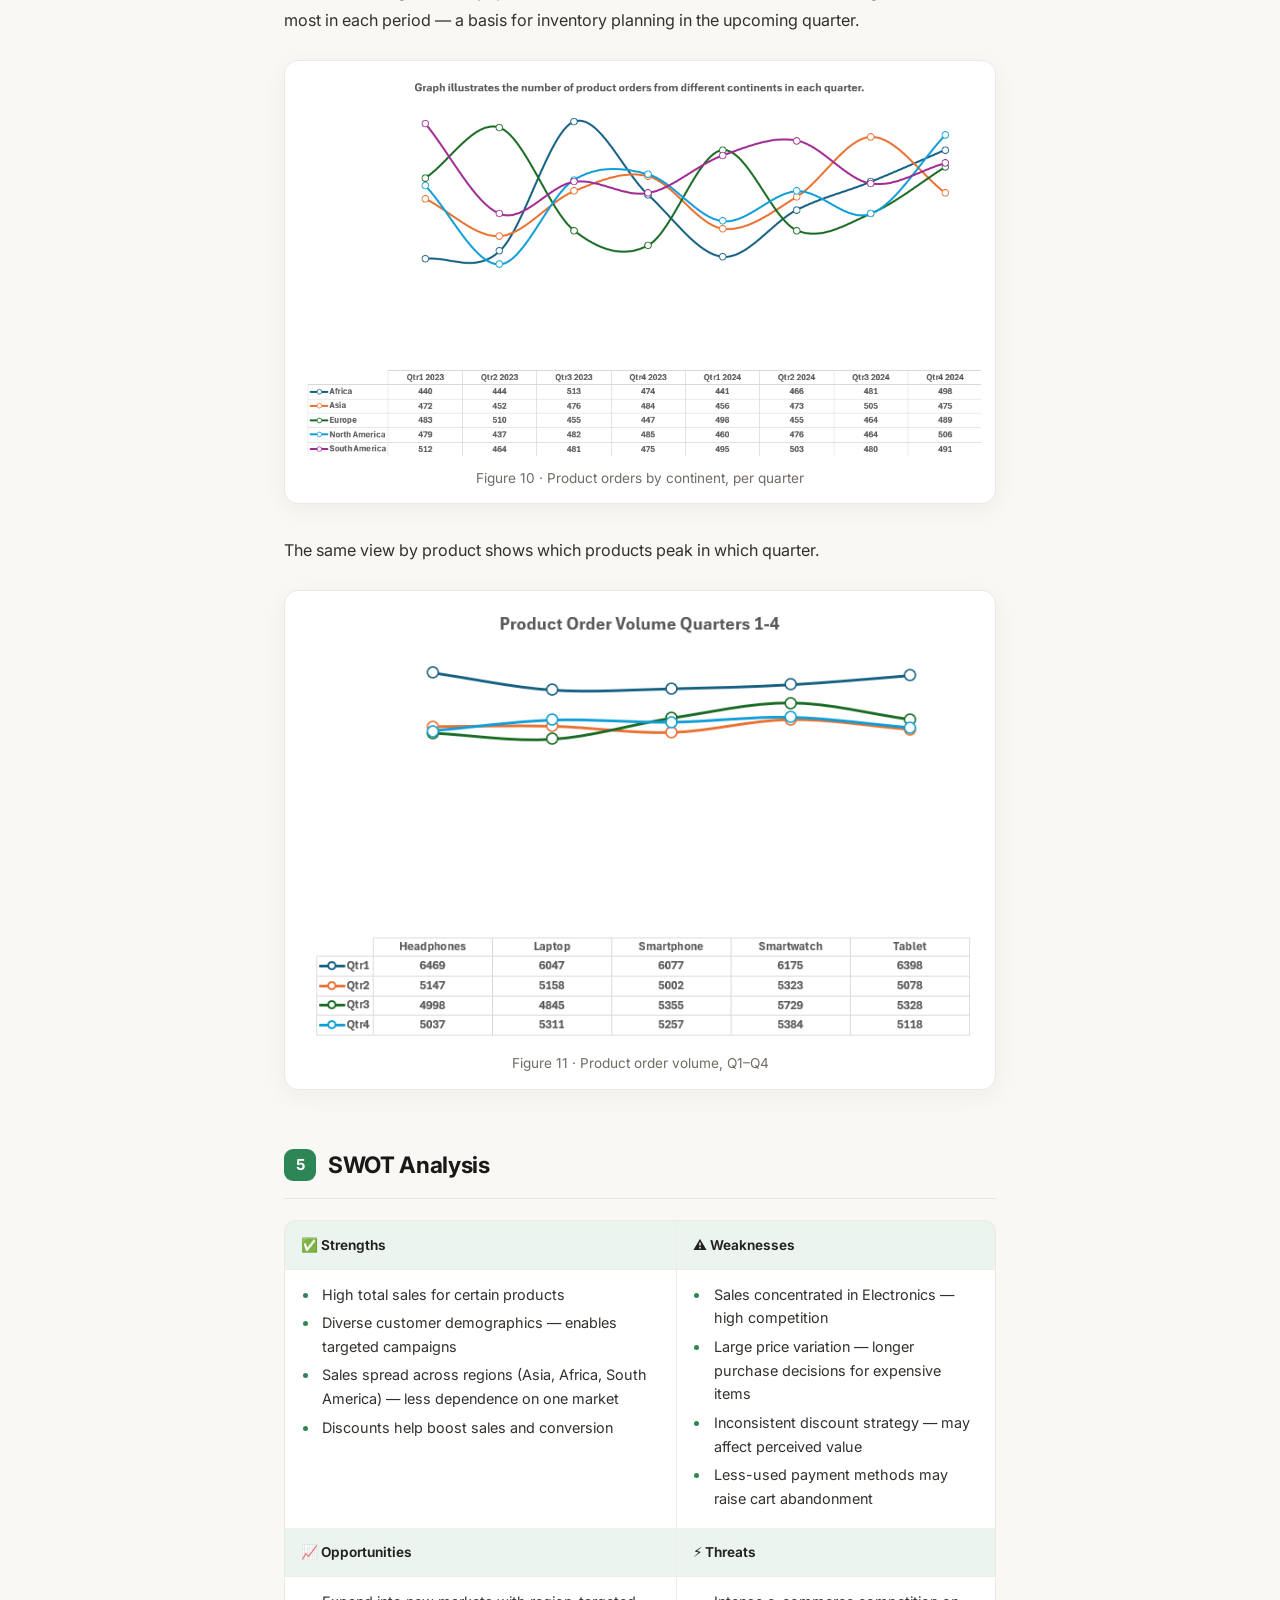
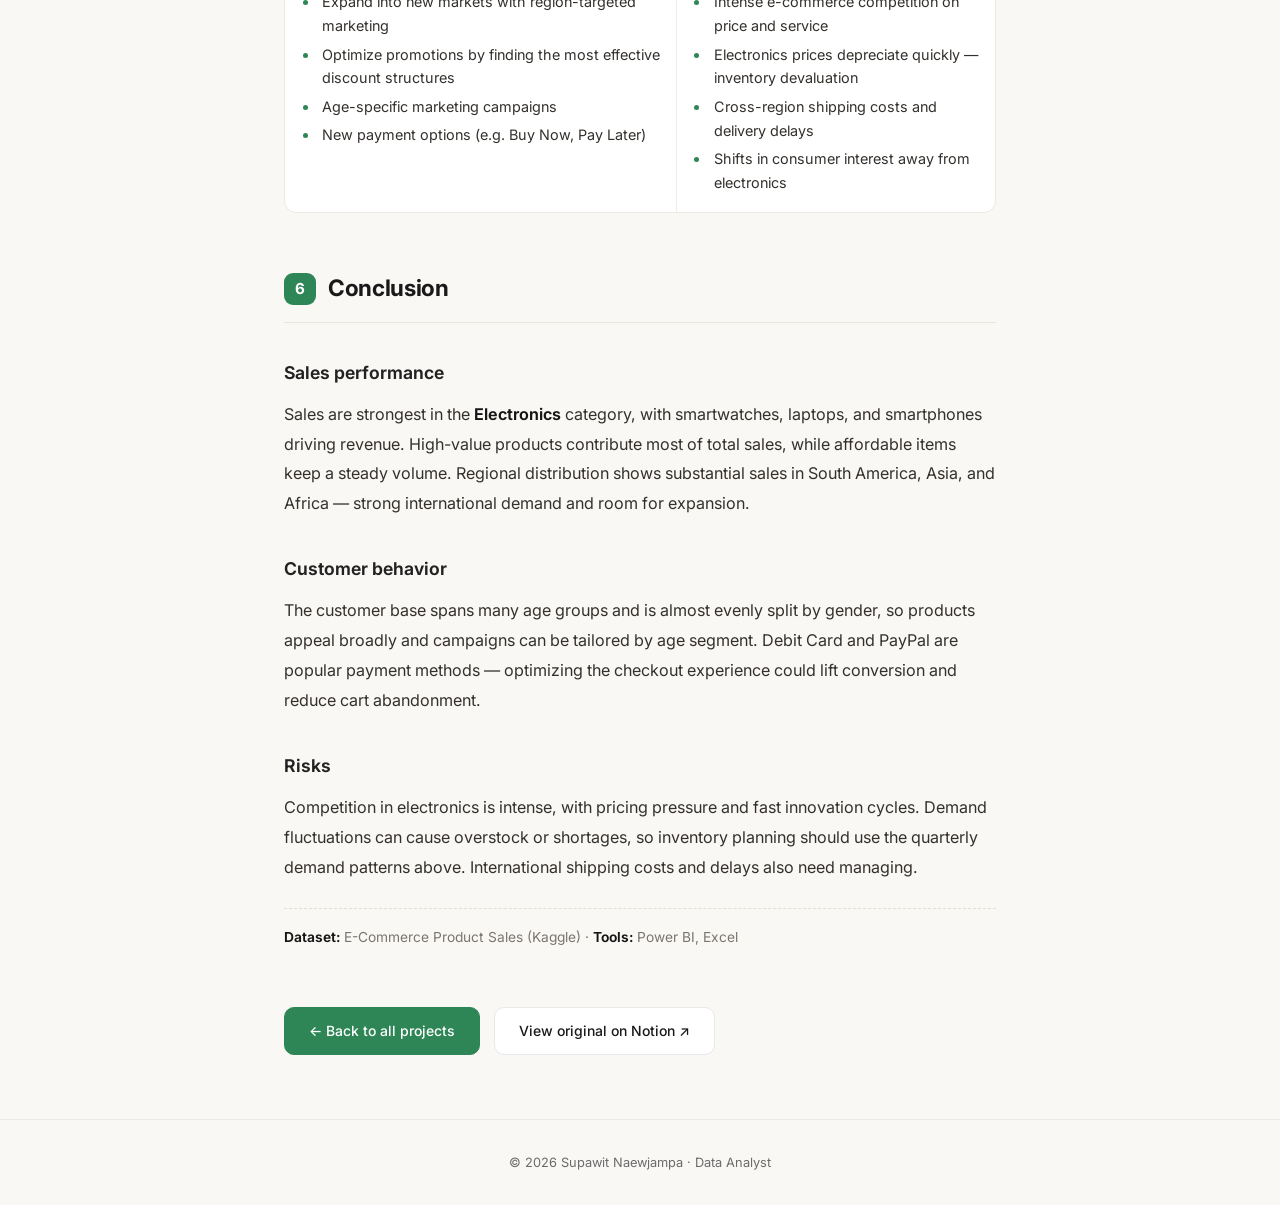
<file: projects/ecommerce.html>
<!DOCTYPE html>
<html lang="en">
<head>
  <meta charset="UTF-8" />
  <meta name="viewport" content="width=device-width, initial-scale=1.0" />
  <title>E-Commerce Product Sales Analysis — Supawit Naewjampa</title>
  <meta name="description" content="Analysis of 20,000 e-commerce sales transactions: top products, customer behavior by gender and age, quarterly demand by region, and SWOT. By Supawit Naewjampa." />
  <link rel="icon" href="data:image/svg+xml,<svg xmlns='http://www.w3.org/2000/svg' viewBox='0 0 100 100'><text y='.9em' font-size='90'>🛍️</text></svg>" />
  <link rel="stylesheet" href="../style.css?v=5" />
  <link rel="preconnect" href="https://fonts.googleapis.com" />
  <link href="https://fonts.googleapis.com/css2?family=Inter:wght@300;400;500;600;700&display=swap" rel="stylesheet" />
</head>
<body class="proj-page">

  <nav class="nav nav--proj" id="nav">
    <a href="../index.html" class="nav-logo">SN</a>
    <ul class="nav-links">
      <li><a href="../index.html#portfolio">← All Projects</a></li>
      <li><a href="../index.html#contact">Contact</a></li>
    </ul>
  </nav>

  <article class="proj proj--ecom">
    <div class="proj-cover" style="background-image:url('../images/cover-ecommerce.jpg')"></div>
    <nav class="proj-toc" aria-label="On this page"></nav>
    <div class="proj-container">

      <header class="proj-hero">
        <div class="proj-eyebrow">🛍️ Case Study · 2025</div>
        <h1>E-Commerce Product Sales Analysis</h1>
        <p class="proj-lead">Analyzing 20,000 online sales transactions to uncover top-selling products, customer purchasing behavior, and quarterly demand by region — to support marketing, inventory, and pricing decisions.</p>
        <p class="proj-stack"><strong>Stack:</strong> Power BI · Excel · Data Visualization · Customer Segmentation · SWOT</p>
        <div class="proj-results">
          <div><span class="pr-val">20,000</span><span class="pr-lab">Transactions</span></div>
          <div><span class="pr-val">5</span><span class="pr-lab">Products · 2 categories</span></div>
          <div><span class="pr-val">#1</span><span class="pr-lab">Smartwatch (top seller)</span></div>
          <div><span class="pr-val">50 / 50</span><span class="pr-lab">Female / Male split</span></div>
        </div>
      </header>

      <section class="proj-section">
        <h2>1 · Introduction</h2>
        <p>In the digital era, where e-commerce businesses are growing rapidly, analyzing product sales data is crucial for understanding market trends, customer behavior, and product performance. The <strong>E-Commerce Product Sales</strong> dataset from Kaggle provides insight into online sales, including order details, revenue, product categories, and other key factors.</p>
        <p>This project analyzes sales trends to uncover key insights — top-selling products, factors influencing sales, and customer purchasing behavior — that help a business refine its marketing strategy, optimize inventory, and set effective pricing to maximize revenue.</p>
        <p><strong>Dataset columns:</strong> Sale ID, Product Name, Category, Price (USD), Quantity, Customer Age, Customer Gender, Discount, Payment Method, Region, Sale Date, Total Sales (USD).</p>
      </section>

      <section class="proj-section">
        <h2>2 · Product Analysis</h2>
        <p>There are five products in two categories: <strong>Accessories</strong> (headphones) and <strong>Electronics</strong> (laptops, smartphones, smartwatches, tablets).</p>
        <figure>
          <img src="../images/ecom/fig1_category.png" alt="Product categories" loading="lazy" />
          <figcaption>Figure 1 · Product categories</figcaption>
        </figure>
        <p>Across the 20,000 transactions, the analysis compared purchase volume and revenue by product.</p>
        <figure>
          <img src="../images/ecom/fig2_qty_total.png" alt="Sum of quantity and total sales by product" loading="lazy" />
          <figcaption>Figure 2 · Sum of quantity and total sales</figcaption>
        </figure>
        <p class="proj-note">📊 <strong>Smartwatches</strong> recorded the highest sales, followed by tablets, smartphones, headphones, and laptops.</p>
        <figure>
          <img src="../images/ecom/fig3_price.png" alt="Product price distribution" loading="lazy" />
          <figcaption>Figure 3 · Product price distribution — minimum, mean, and maximum (USD)</figcaption>
        </figure>
      </section>

      <section class="proj-section">
        <h2>3 · Customer Analysis</h2>
        <p>Orders were broken down by gender and product to show which products are most popular with each group — input for next quarter’s marketing plan.</p>
        <figure>
          <img src="../images/ecom/fig4_gender_orders.png" alt="Orders by gender" loading="lazy" />
          <figcaption>Figure 4 · Number of orders by gender</figcaption>
        </figure>
        <p>To understand purchasing behavior further, order volume was compared across age groups and gender to find the segments with the highest order volume.</p>
        <figure>
          <img src="../images/ecom/fig5_gender_age.png" alt="Sales volume by gender and age group" loading="lazy" />
          <figcaption>Figure 5 · Sales volume by gender and age group</figcaption>
        </figure>
        <p>The customer base splits almost exactly in half between female and male customers — so products appeal broadly, and campaigns can be tuned by age rather than gender.</p>
        <figure>
          <img src="../images/ecom/fig6_gender_pct.png" alt="Percentage of customers by gender" loading="lazy" />
          <figcaption>Figure 6 · Customer share by gender (50.29% female · 49.71% male)</figcaption>
        </figure>
        <p>Payment behavior was analyzed across four methods: Bank Transfer, Credit Card, Debit Card, and PayPal.</p>
        <figure>
          <img src="../images/ecom/fig7_payment.png" alt="Transactions by payment method" loading="lazy" />
          <figcaption>Figure 7 · Transactions by payment method — Debit Card leads (27,924)</figcaption>
        </figure>
        <p>Finally, purchases were segmented by age group within each gender to see which demographic buys which product most often.</p>
        <figure>
          <img src="../images/ecom/fig8_male.png" alt="Male purchasing behavior by age group" loading="lazy" />
          <figcaption>Figure 8 · Male customers — purchases by product and age group</figcaption>
        </figure>
        <figure>
          <img src="../images/ecom/fig9_female.png" alt="Female purchasing behavior by age group" loading="lazy" />
          <figcaption>Figure 9 · Female customers — purchases by product and age group</figcaption>
        </figure>
      </section>

      <section class="proj-section">
        <h2>4 · Quarter Analysis</h2>
        <p>Orders were segmented by quarter and continent (2023–2024) to see which region ordered most in each period — a basis for inventory planning in the upcoming quarter.</p>
        <figure>
          <img src="../images/ecom/fig10_continent_q.png" alt="Orders by continent per quarter" loading="lazy" />
          <figcaption>Figure 10 · Product orders by continent, per quarter</figcaption>
        </figure>
        <p>The same view by product shows which products peak in which quarter.</p>
        <figure>
          <img src="../images/ecom/fig11_product_q.png" alt="Product order volume by quarter" loading="lazy" />
          <figcaption>Figure 11 · Product order volume, Q1–Q4</figcaption>
        </figure>
      </section>

      <section class="proj-section">
        <h2>5 · SWOT Analysis</h2>
        <table class="proj-table">
          <thead><tr><th>✅ Strengths</th><th>⚠️ Weaknesses</th></tr></thead>
          <tbody>
            <tr>
              <td><ul>
                <li>High total sales for certain products</li>
                <li>Diverse customer demographics — enables targeted campaigns</li>
                <li>Sales spread across regions (Asia, Africa, South America) — less dependence on one market</li>
                <li>Discounts help boost sales and conversion</li>
              </ul></td>
              <td><ul>
                <li>Sales concentrated in Electronics — high competition</li>
                <li>Large price variation — longer purchase decisions for expensive items</li>
                <li>Inconsistent discount strategy — may affect perceived value</li>
                <li>Less-used payment methods may raise cart abandonment</li>
              </ul></td>
            </tr>
          </tbody>
          <thead><tr><th>📈 Opportunities</th><th>⚡ Threats</th></tr></thead>
          <tbody>
            <tr>
              <td><ul>
                <li>Expand into new markets with region-targeted marketing</li>
                <li>Optimize promotions by finding the most effective discount structures</li>
                <li>Age-specific marketing campaigns</li>
                <li>New payment options (e.g. Buy Now, Pay Later)</li>
              </ul></td>
              <td><ul>
                <li>Intense e-commerce competition on price and service</li>
                <li>Electronics prices depreciate quickly — inventory devaluation</li>
                <li>Cross-region shipping costs and delivery delays</li>
                <li>Shifts in consumer interest away from electronics</li>
              </ul></td>
            </tr>
          </tbody>
        </table>
      </section>

      <section class="proj-section">
        <h2>6 · Conclusion</h2>
        <h3>Sales performance</h3>
        <p>Sales are strongest in the <strong>Electronics</strong> category, with smartwatches, laptops, and smartphones driving revenue. High-value products contribute most of total sales, while affordable items keep a steady volume. Regional distribution shows substantial sales in South America, Asia, and Africa — strong international demand and room for expansion.</p>
        <h3>Customer behavior</h3>
        <p>The customer base spans many age groups and is almost evenly split by gender, so products appeal broadly and campaigns can be tailored by age segment. Debit Card and PayPal are popular payment methods — optimizing the checkout experience could lift conversion and reduce cart abandonment.</p>
        <h3>Risks</h3>
        <p>Competition in electronics is intense, with pricing pressure and fast innovation cycles. Demand fluctuations can cause overstock or shortages, so inventory planning should use the quarterly demand patterns above. International shipping costs and delays also need managing.</p>
        <p class="proj-ref"><strong>Dataset:</strong> E-Commerce Product Sales (Kaggle) · <strong>Tools:</strong> Power BI, Excel</p>
      </section>

      <div class="proj-foot">
        <a href="../index.html#portfolio" class="btn btn-outline">← Back to all projects</a>
        <a href="https://spice-bonobo-fb7.notion.site/E-Commerce-Product-Sales-19c17aaf703680258647c594eb181c4d" target="_blank" rel="noopener" class="btn btn-outline">View original on Notion ↗</a>
      </div>

    </div>
  </article>

  <footer class="footer">
    <p>© 2026 Supawit Naewjampa · Data Analyst</p>
  </footer>

  <script src="project.js"></script>
</body>
</html>
</file>
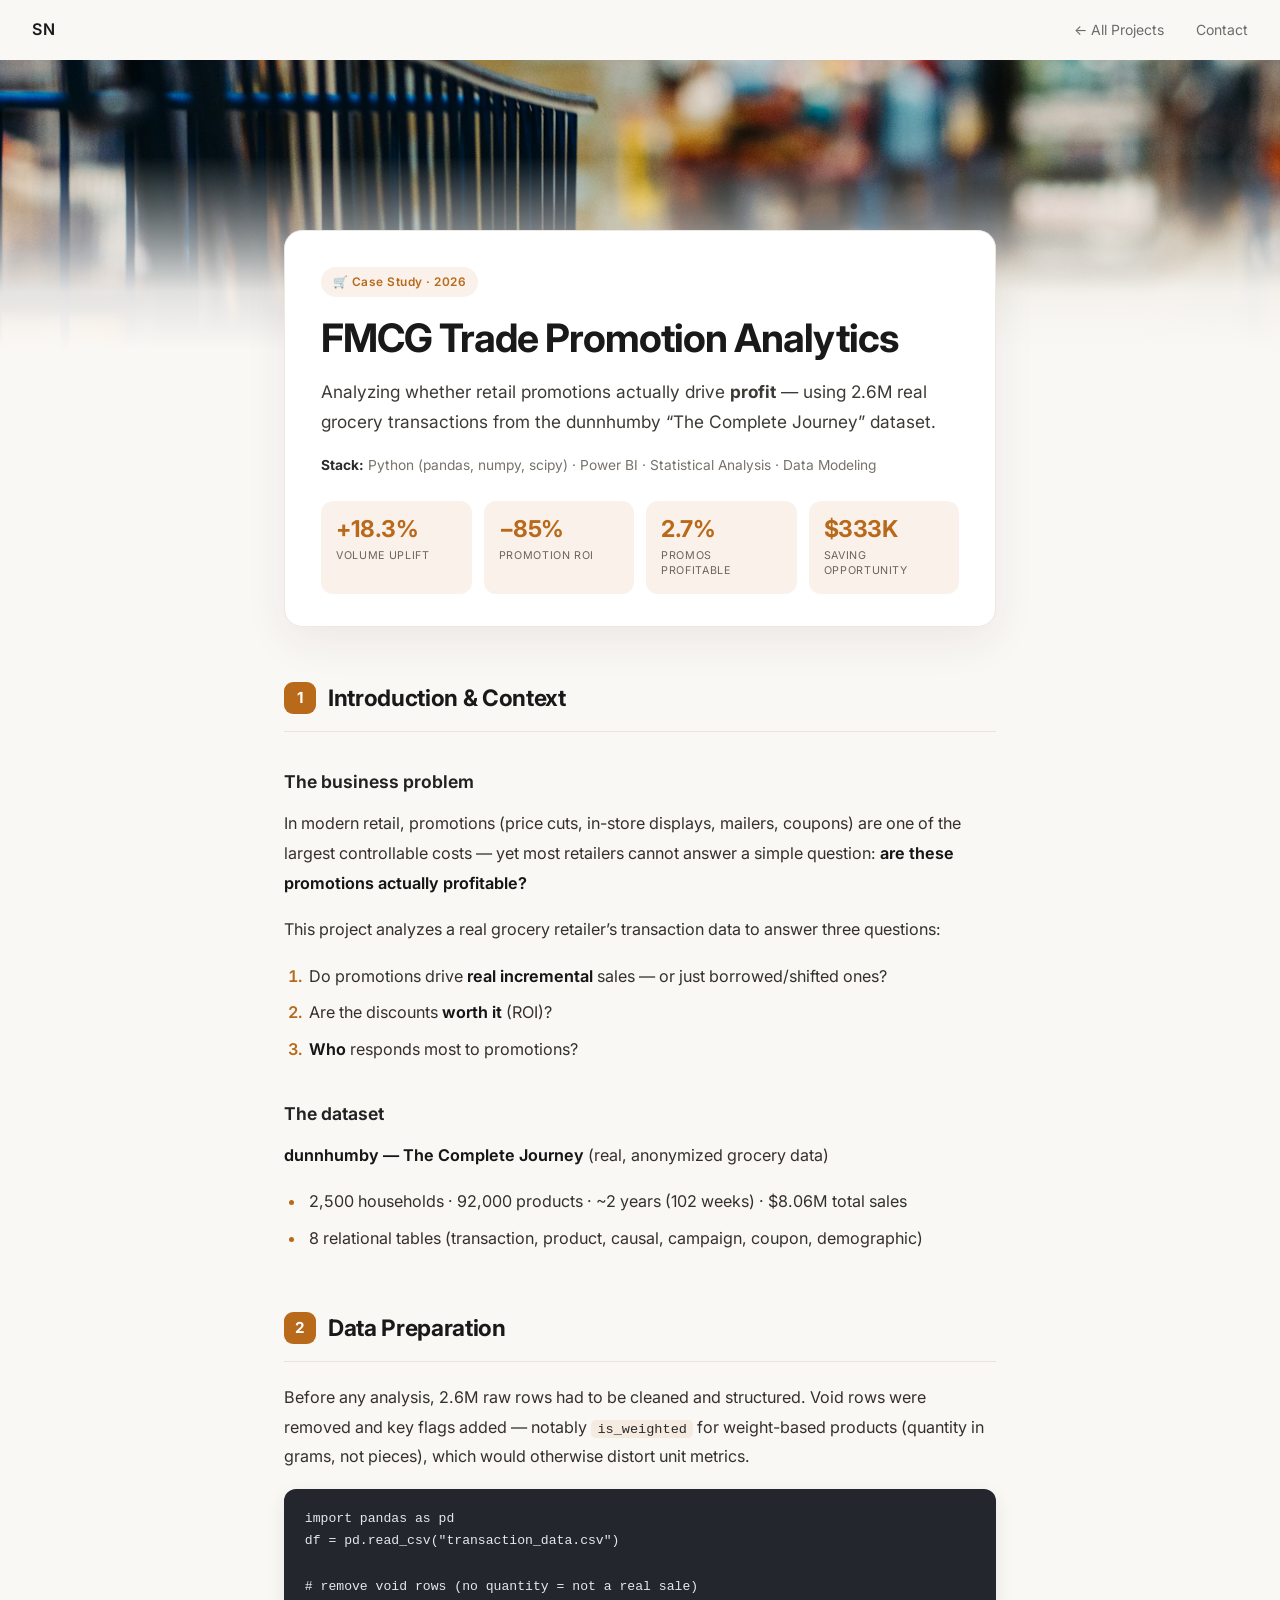
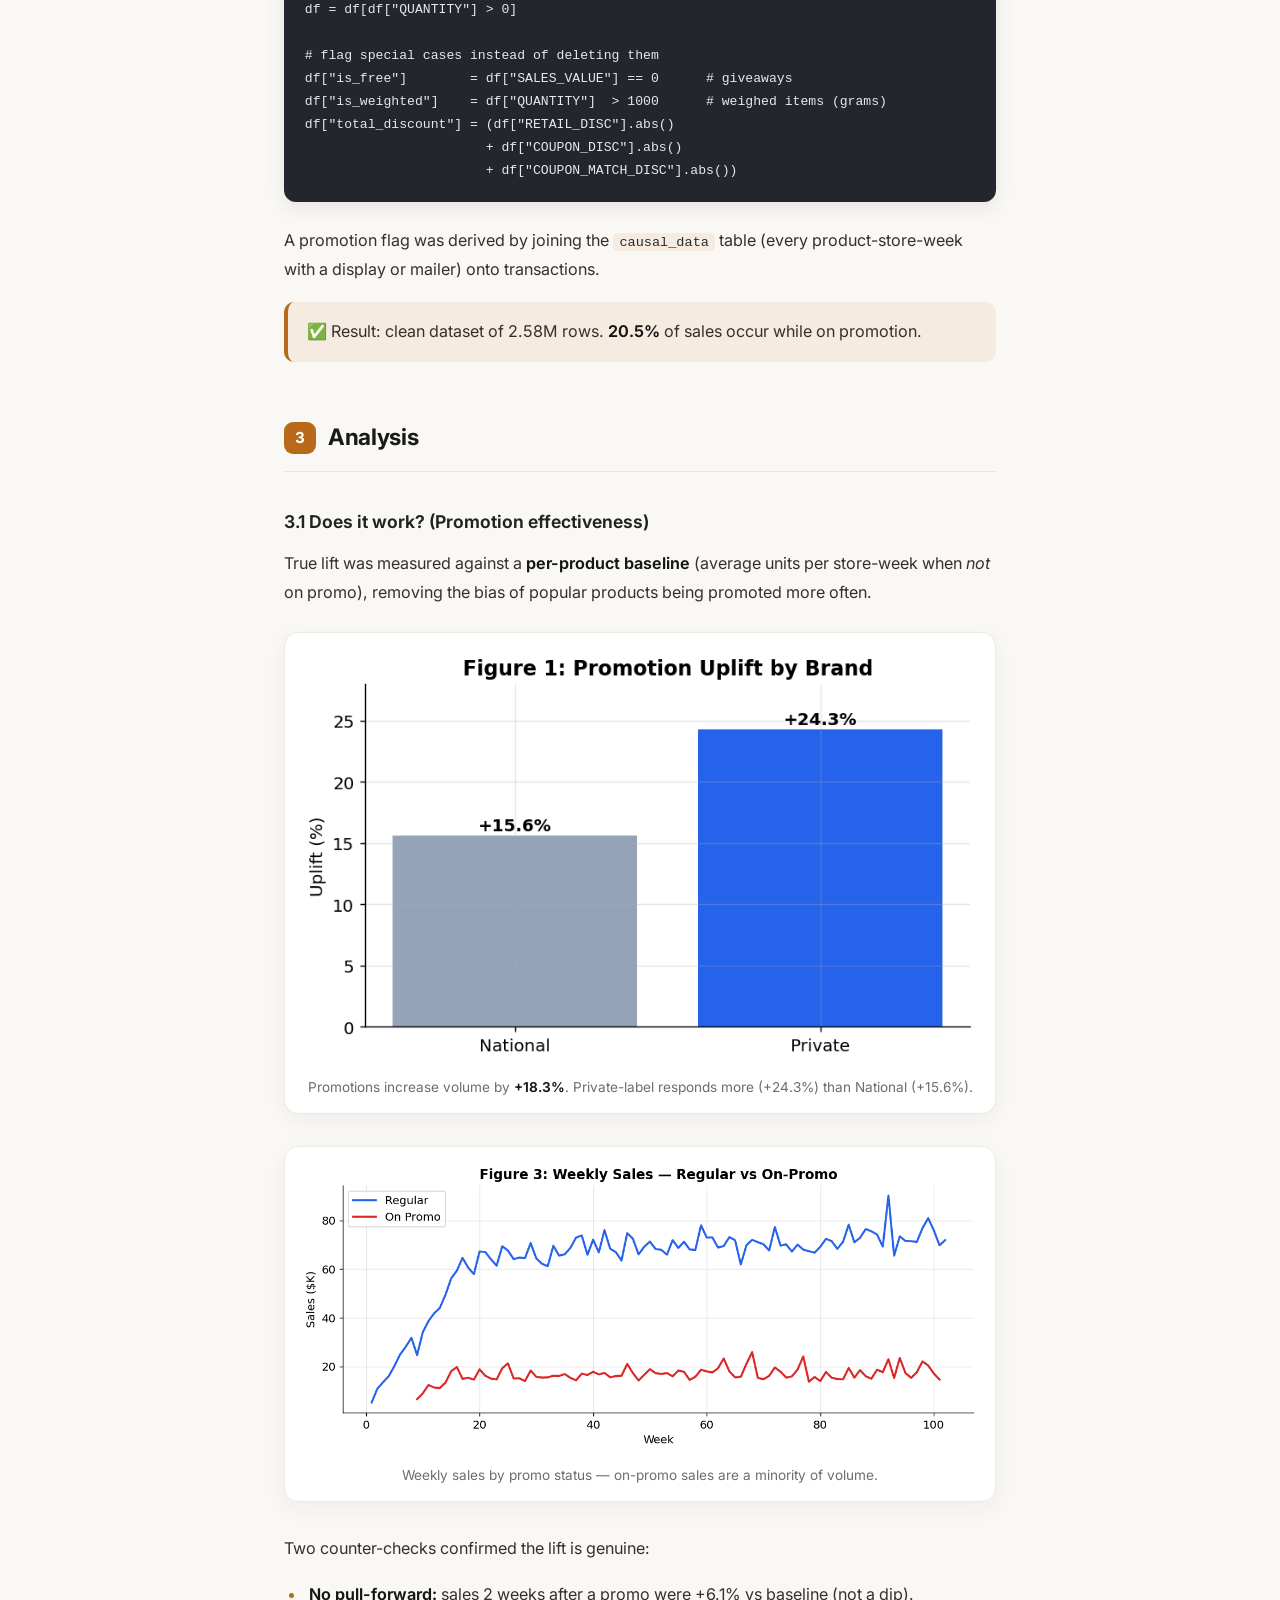
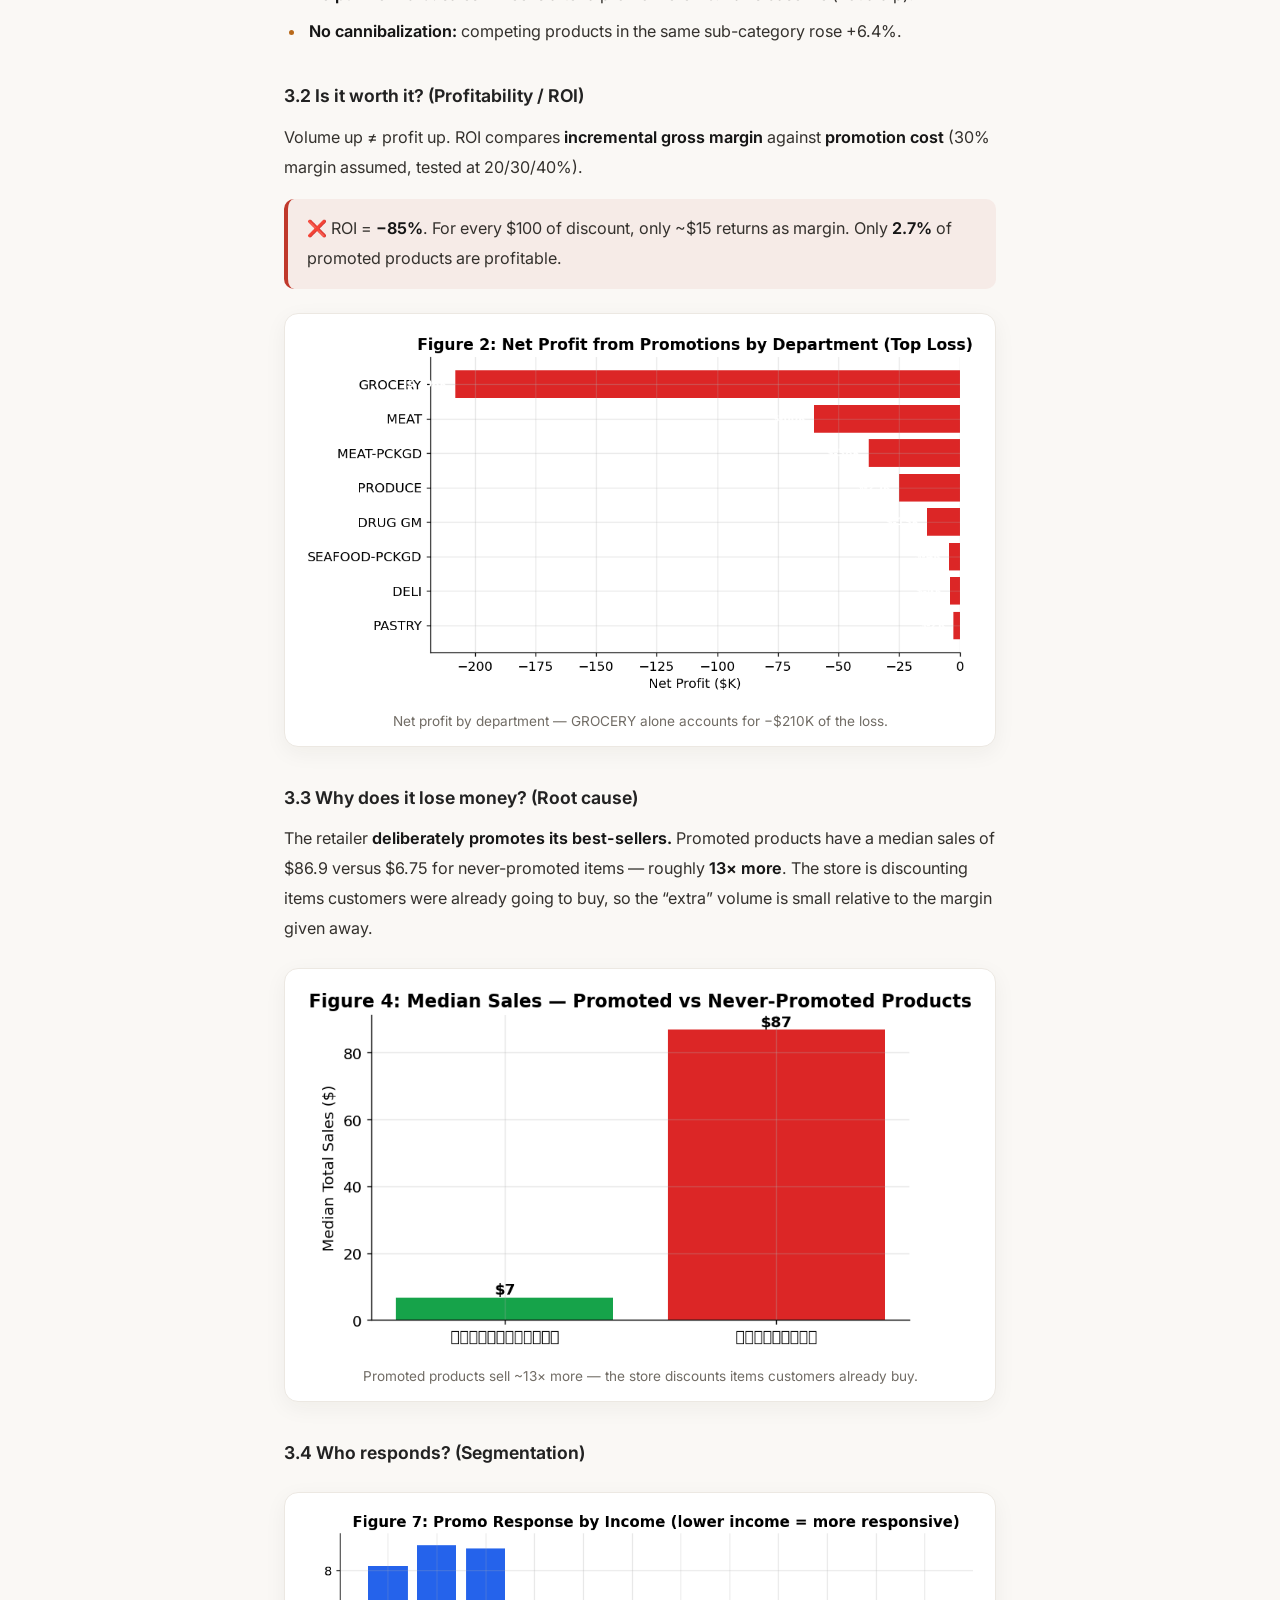
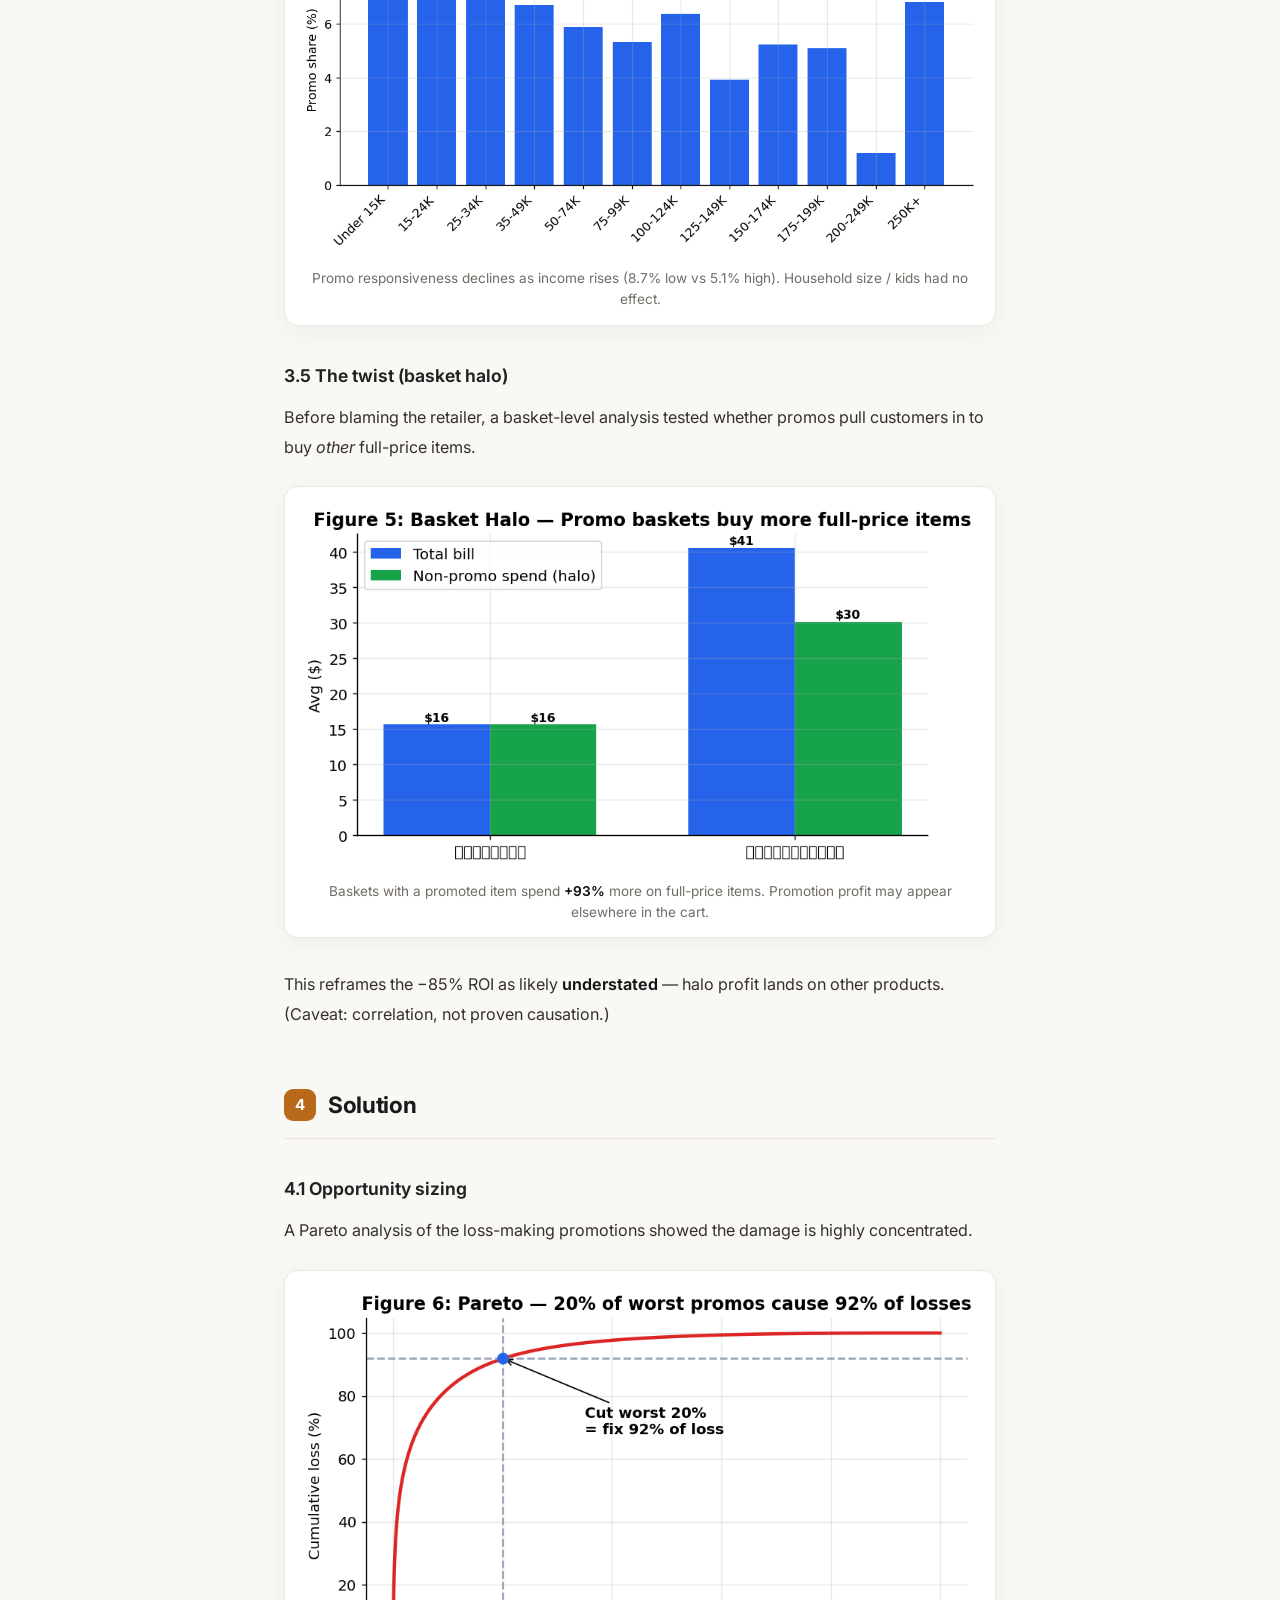
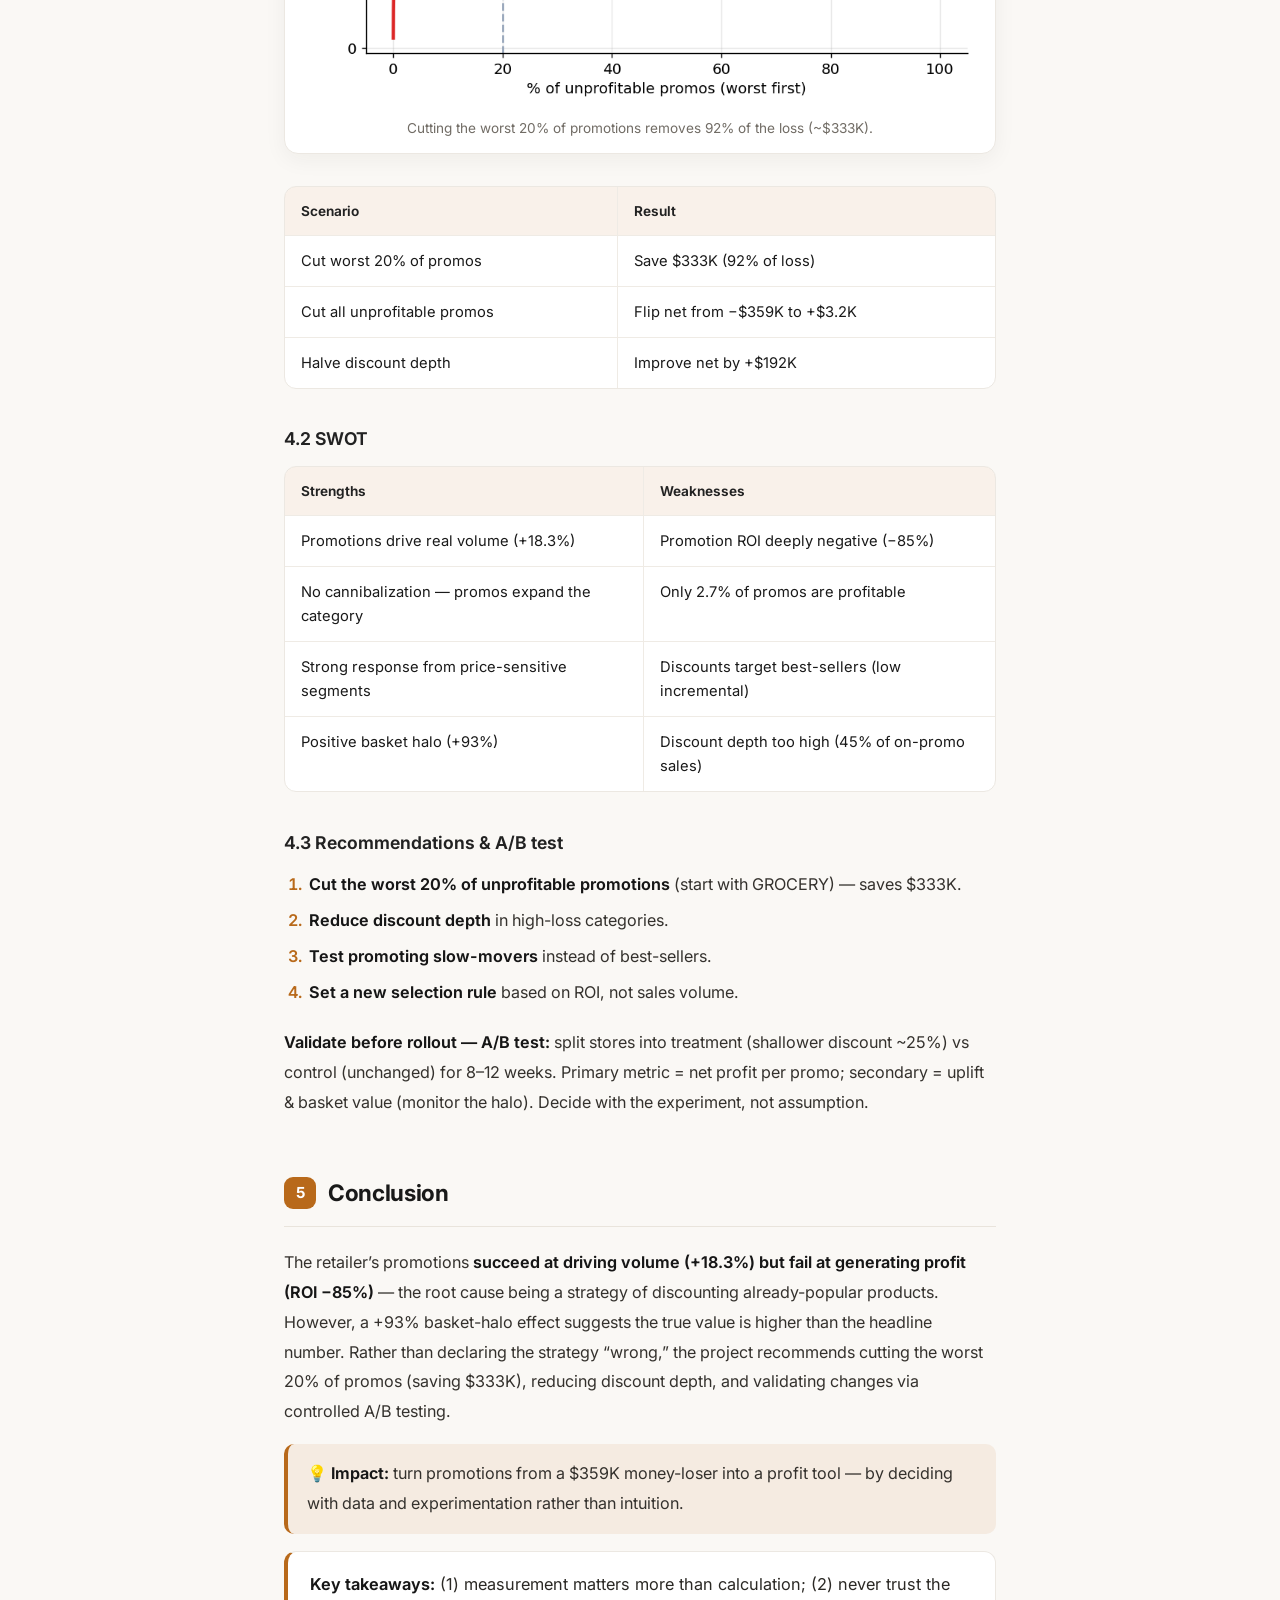
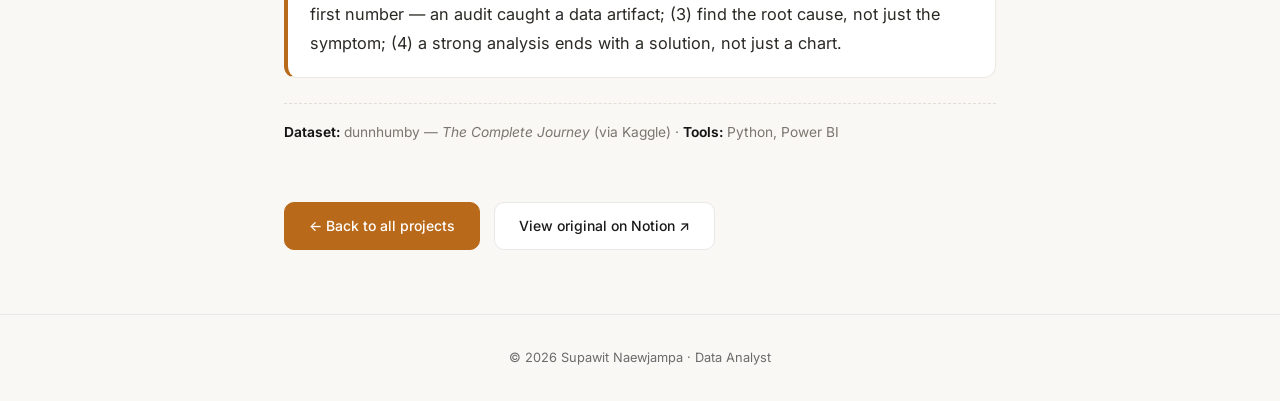
<file: projects/fmcg.html>
<!DOCTYPE html>
<html lang="en">
<head>
  <meta charset="UTF-8" />
  <meta name="viewport" content="width=device-width, initial-scale=1.0" />
  <title>FMCG Trade Promotion Analytics — Supawit Naewjampa</title>
  <meta name="description" content="Analyzing whether retail promotions actually drive profit — 2.6M real grocery transactions (dunnhumby). By Supawit Naewjampa." />
  <link rel="icon" href="data:image/svg+xml,<svg xmlns='http://www.w3.org/2000/svg' viewBox='0 0 100 100'><text y='.9em' font-size='90'>🛒</text></svg>" />
  <link rel="stylesheet" href="../style.css?v=5" />
  <link rel="preconnect" href="https://fonts.googleapis.com" />
  <link href="https://fonts.googleapis.com/css2?family=Inter:wght@300;400;500;600;700&display=swap" rel="stylesheet" />
</head>
<body class="proj-page">

  <!-- NAV -->
  <nav class="nav nav--proj" id="nav">
    <a href="../index.html" class="nav-logo">SN</a>
    <ul class="nav-links">
      <li><a href="../index.html#portfolio">← All Projects</a></li>
      <li><a href="../index.html#contact">Contact</a></li>
    </ul>
  </nav>

  <article class="proj proj--fmcg">
    <div class="proj-cover" style="background-image:url('../images/cover-grocery.jpg')"></div>
    <nav class="proj-toc" aria-label="On this page"></nav>
    <div class="proj-container">

      <!-- HERO -->
      <header class="proj-hero">
        <div class="proj-eyebrow">🛒 Case Study · 2026</div>
        <h1>FMCG Trade Promotion Analytics</h1>
        <p class="proj-lead">Analyzing whether retail promotions actually drive <strong>profit</strong> — using 2.6M real grocery transactions from the dunnhumby “The Complete Journey” dataset.</p>
        <p class="proj-stack"><strong>Stack:</strong> Python (pandas, numpy, scipy) · Power BI · Statistical Analysis · Data Modeling</p>
        <div class="proj-results">
          <div><span class="pr-val">+18.3%</span><span class="pr-lab">Volume Uplift</span></div>
          <div><span class="pr-val">−85%</span><span class="pr-lab">Promotion ROI</span></div>
          <div><span class="pr-val">2.7%</span><span class="pr-lab">Promos Profitable</span></div>
          <div><span class="pr-val">$333K</span><span class="pr-lab">Saving Opportunity</span></div>
        </div>
      </header>

      <!-- PART 1 -->
      <section class="proj-section">
        <h2>1 · Introduction &amp; Context</h2>
        <h3>The business problem</h3>
        <p>In modern retail, promotions (price cuts, in-store displays, mailers, coupons) are one of the largest controllable costs — yet most retailers cannot answer a simple question: <strong>are these promotions actually profitable?</strong></p>
        <p>This project analyzes a real grocery retailer’s transaction data to answer three questions:</p>
        <ol>
          <li>Do promotions drive <strong>real incremental</strong> sales — or just borrowed/shifted ones?</li>
          <li>Are the discounts <strong>worth it</strong> (ROI)?</li>
          <li><strong>Who</strong> responds most to promotions?</li>
        </ol>
        <h3>The dataset</h3>
        <p><strong>dunnhumby — The Complete Journey</strong> (real, anonymized grocery data)</p>
        <ul>
          <li>2,500 households · 92,000 products · ~2 years (102 weeks) · $8.06M total sales</li>
          <li>8 relational tables (transaction, product, causal, campaign, coupon, demographic)</li>
        </ul>
      </section>

      <!-- PART 2 -->
      <section class="proj-section">
        <h2>2 · Data Preparation</h2>
        <p>Before any analysis, 2.6M raw rows had to be cleaned and structured. Void rows were removed and key flags added — notably <code>is_weighted</code> for weight-based products (quantity in grams, not pieces), which would otherwise distort unit metrics.</p>
        <pre><code>import pandas as pd
df = pd.read_csv("transaction_data.csv")

# remove void rows (no quantity = not a real sale)
df = df[df["QUANTITY"] &gt; 0]

# flag special cases instead of deleting them
df["is_free"]        = df["SALES_VALUE"] == 0      # giveaways
df["is_weighted"]    = df["QUANTITY"]  &gt; 1000      # weighed items (grams)
df["total_discount"] = (df["RETAIL_DISC"].abs()
                       + df["COUPON_DISC"].abs()
                       + df["COUPON_MATCH_DISC"].abs())</code></pre>
        <p>A promotion flag was derived by joining the <code>causal_data</code> table (every product-store-week with a display or mailer) onto transactions.</p>
        <p class="proj-note">✅ Result: clean dataset of 2.58M rows. <strong>20.5%</strong> of sales occur while on promotion.</p>
      </section>

      <!-- PART 3 -->
      <section class="proj-section">
        <h2>3 · Analysis</h2>

        <h3>3.1 Does it work? (Promotion effectiveness)</h3>
        <p>True lift was measured against a <strong>per-product baseline</strong> (average units per store-week when <em>not</em> on promo), removing the bias of popular products being promoted more often.</p>
        <figure>
          <img src="../images/fmcg/fig1_uplift_by_brand.png" alt="Uplift by brand type" loading="lazy" />
          <figcaption>Promotions increase volume by <strong>+18.3%</strong>. Private-label responds more (+24.3%) than National (+15.6%).</figcaption>
        </figure>
        <figure>
          <img src="../images/fmcg/fig3_weekly_trend.png" alt="Weekly sales by promo status" loading="lazy" />
          <figcaption>Weekly sales by promo status — on-promo sales are a minority of volume.</figcaption>
        </figure>
        <p>Two counter-checks confirmed the lift is genuine:</p>
        <ul>
          <li><strong>No pull-forward:</strong> sales 2 weeks after a promo were +6.1% vs baseline (not a dip).</li>
          <li><strong>No cannibalization:</strong> competing products in the same sub-category rose +6.4%.</li>
        </ul>

        <h3>3.2 Is it worth it? (Profitability / ROI)</h3>
        <p>Volume up ≠ profit up. ROI compares <strong>incremental gross margin</strong> against <strong>promotion cost</strong> (30% margin assumed, tested at 20/30/40%).</p>
        <p class="proj-note proj-note--bad">❌ ROI = <strong>−85%</strong>. For every $100 of discount, only ~$15 returns as margin. Only <strong>2.7%</strong> of promoted products are profitable.</p>
        <figure>
          <img src="../images/fmcg/fig2_loss_by_department.png" alt="Net profit by department" loading="lazy" />
          <figcaption>Net profit by department — GROCERY alone accounts for −$210K of the loss.</figcaption>
        </figure>

        <h3>3.3 Why does it lose money? (Root cause)</h3>
        <p>The retailer <strong>deliberately promotes its best-sellers.</strong> Promoted products have a median sales of $86.9 versus $6.75 for never-promoted items — roughly <strong>13× more</strong>. The store is discounting items customers were already going to buy, so the “extra” volume is small relative to the margin given away.</p>
        <figure>
          <img src="../images/fmcg/fig4_promo_selection.png" alt="Promoted vs non-promoted product sales" loading="lazy" />
          <figcaption>Promoted products sell ~13× more — the store discounts items customers already buy.</figcaption>
        </figure>

        <h3>3.4 Who responds? (Segmentation)</h3>
        <figure>
          <img src="../images/fmcg/fig7_income_segment.png" alt="Promo responsiveness by income" loading="lazy" />
          <figcaption>Promo responsiveness declines as income rises (8.7% low vs 5.1% high). Household size / kids had no effect.</figcaption>
        </figure>

        <h3>3.5 The twist (basket halo)</h3>
        <p>Before blaming the retailer, a basket-level analysis tested whether promos pull customers in to buy <em>other</em> full-price items.</p>
        <figure>
          <img src="../images/fmcg/fig5_basket_halo.png" alt="Basket halo effect" loading="lazy" />
          <figcaption>Baskets with a promoted item spend <strong>+93%</strong> more on full-price items. Promotion profit may appear elsewhere in the cart.</figcaption>
        </figure>
        <p>This reframes the −85% ROI as likely <strong>understated</strong> — halo profit lands on other products. (Caveat: correlation, not proven causation.)</p>
      </section>

      <!-- PART 4 -->
      <section class="proj-section">
        <h2>4 · Solution</h2>
        <h3>4.1 Opportunity sizing</h3>
        <p>A Pareto analysis of the loss-making promotions showed the damage is highly concentrated.</p>
        <figure>
          <img src="../images/fmcg/fig6_pareto_opportunity.png" alt="Pareto of promotion losses" loading="lazy" />
          <figcaption>Cutting the worst 20% of promotions removes 92% of the loss (~$333K).</figcaption>
        </figure>
        <table class="proj-table">
          <thead><tr><th>Scenario</th><th>Result</th></tr></thead>
          <tbody>
            <tr><td>Cut worst 20% of promos</td><td>Save $333K (92% of loss)</td></tr>
            <tr><td>Cut all unprofitable promos</td><td>Flip net from −$359K to +$3.2K</td></tr>
            <tr><td>Halve discount depth</td><td>Improve net by +$192K</td></tr>
          </tbody>
        </table>

        <h3>4.2 SWOT</h3>
        <table class="proj-table">
          <thead><tr><th>Strengths</th><th>Weaknesses</th></tr></thead>
          <tbody>
            <tr><td>Promotions drive real volume (+18.3%)</td><td>Promotion ROI deeply negative (−85%)</td></tr>
            <tr><td>No cannibalization — promos expand the category</td><td>Only 2.7% of promos are profitable</td></tr>
            <tr><td>Strong response from price-sensitive segments</td><td>Discounts target best-sellers (low incremental)</td></tr>
            <tr><td>Positive basket halo (+93%)</td><td>Discount depth too high (45% of on-promo sales)</td></tr>
          </tbody>
        </table>

        <h3>4.3 Recommendations &amp; A/B test</h3>
        <ol>
          <li><strong>Cut the worst 20% of unprofitable promotions</strong> (start with GROCERY) — saves $333K.</li>
          <li><strong>Reduce discount depth</strong> in high-loss categories.</li>
          <li><strong>Test promoting slow-movers</strong> instead of best-sellers.</li>
          <li><strong>Set a new selection rule</strong> based on ROI, not sales volume.</li>
        </ol>
        <p><strong>Validate before rollout — A/B test:</strong> split stores into treatment (shallower discount ~25%) vs control (unchanged) for 8–12 weeks. Primary metric = net profit per promo; secondary = uplift &amp; basket value (monitor the halo). Decide with the experiment, not assumption.</p>
      </section>

      <!-- PART 5 -->
      <section class="proj-section">
        <h2>5 · Conclusion</h2>
        <p>The retailer’s promotions <strong>succeed at driving volume (+18.3%) but fail at generating profit (ROI −85%)</strong> — the root cause being a strategy of discounting already-popular products. However, a +93% basket-halo effect suggests the true value is higher than the headline number. Rather than declaring the strategy “wrong,” the project recommends cutting the worst 20% of promos (saving $333K), reducing discount depth, and validating changes via controlled A/B testing.</p>
        <p class="proj-note">💡 <strong>Impact:</strong> turn promotions from a $359K money-loser into a profit tool — by deciding with data and experimentation rather than intuition.</p>
        <blockquote>
          <strong>Key takeaways:</strong> (1) measurement matters more than calculation; (2) never trust the first number — an audit caught a data artifact; (3) find the root cause, not just the symptom; (4) a strong analysis ends with a solution, not just a chart.
        </blockquote>
        <p class="proj-ref"><strong>Dataset:</strong> dunnhumby — <em>The Complete Journey</em> (via Kaggle) · <strong>Tools:</strong> Python, Power BI</p>
      </section>

      <div class="proj-foot">
        <a href="../index.html#portfolio" class="btn btn-outline">← Back to all projects</a>
        <a href="https://spice-bonobo-fb7.notion.site/FMCG-Trade-Promotion-Analytics-38717aaf703681d18704dffa84e2f94f" target="_blank" rel="noopener" class="btn btn-outline">View original on Notion ↗</a>
      </div>

    </div>
  </article>

  <footer class="footer">
    <p>© 2026 Supawit Naewjampa · Data Analyst</p>
  </footer>

  <script src="project.js"></script>
</body>
</html>
</file>
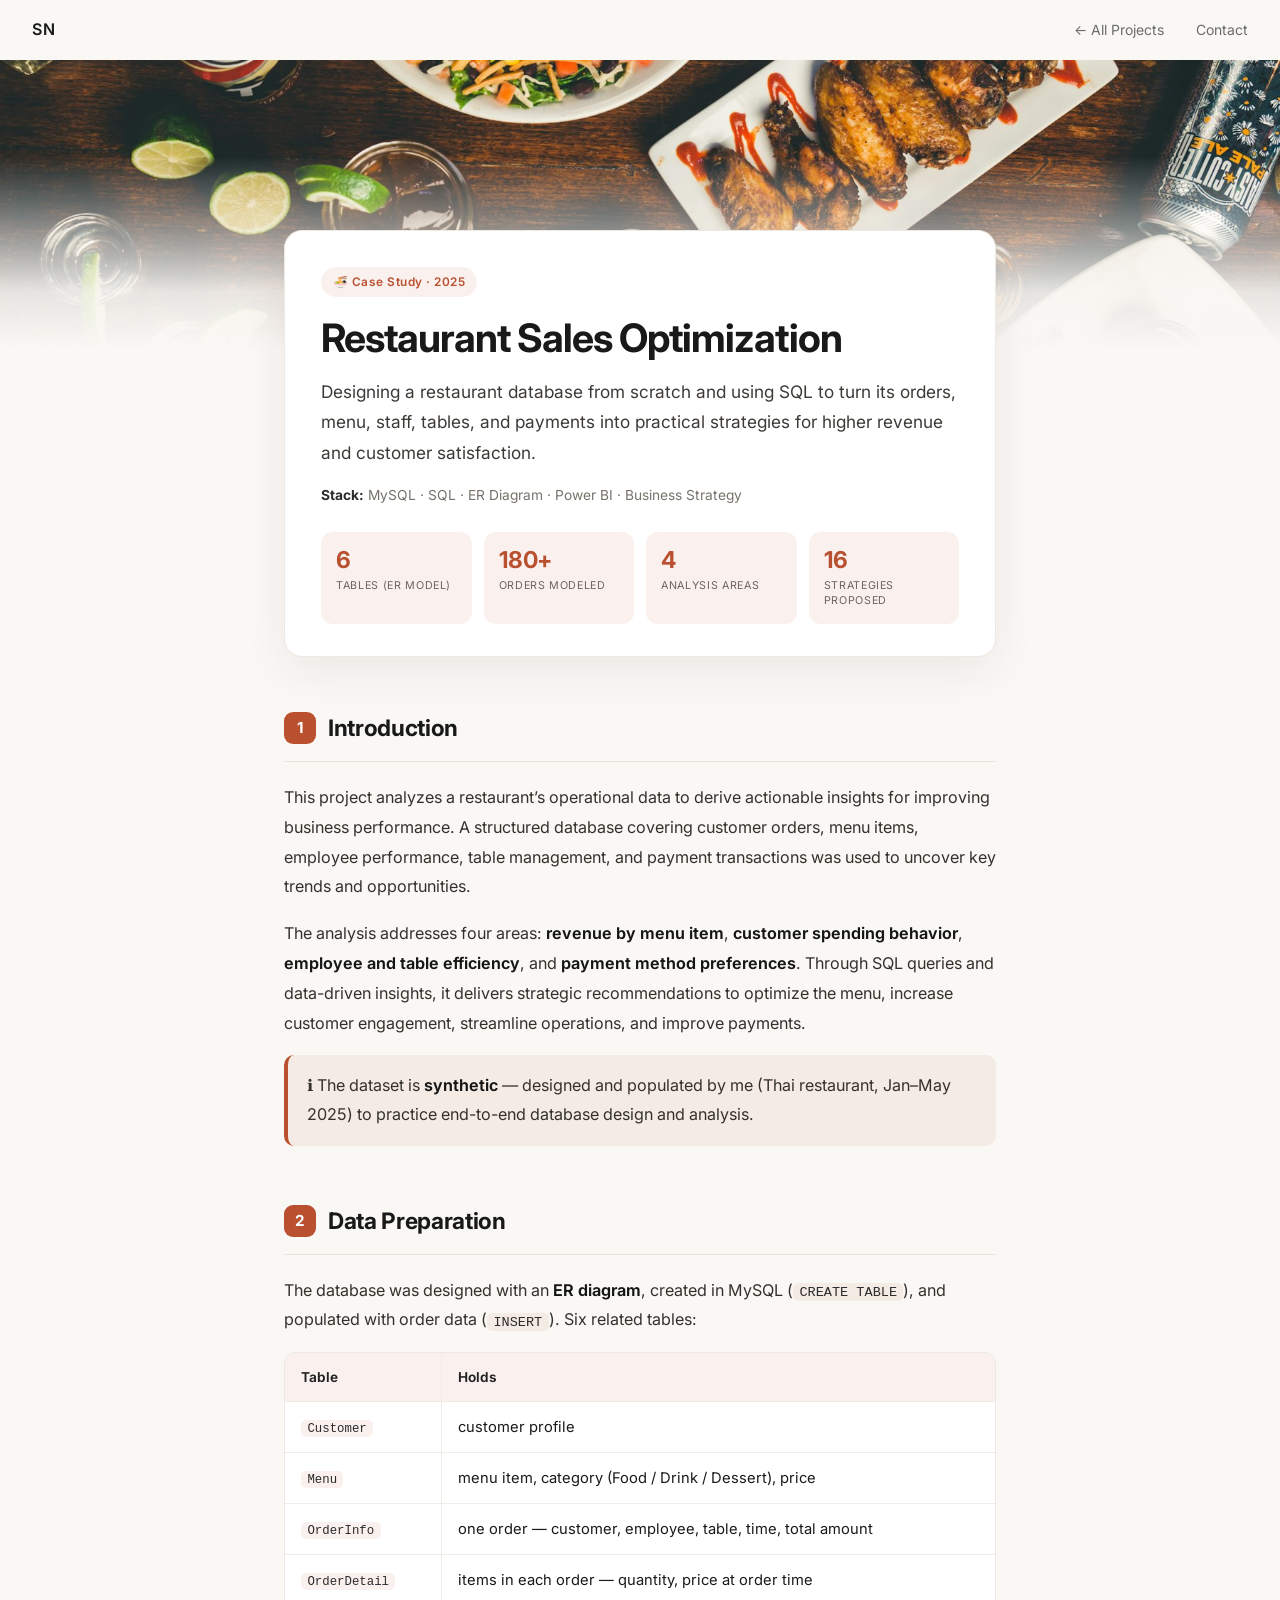
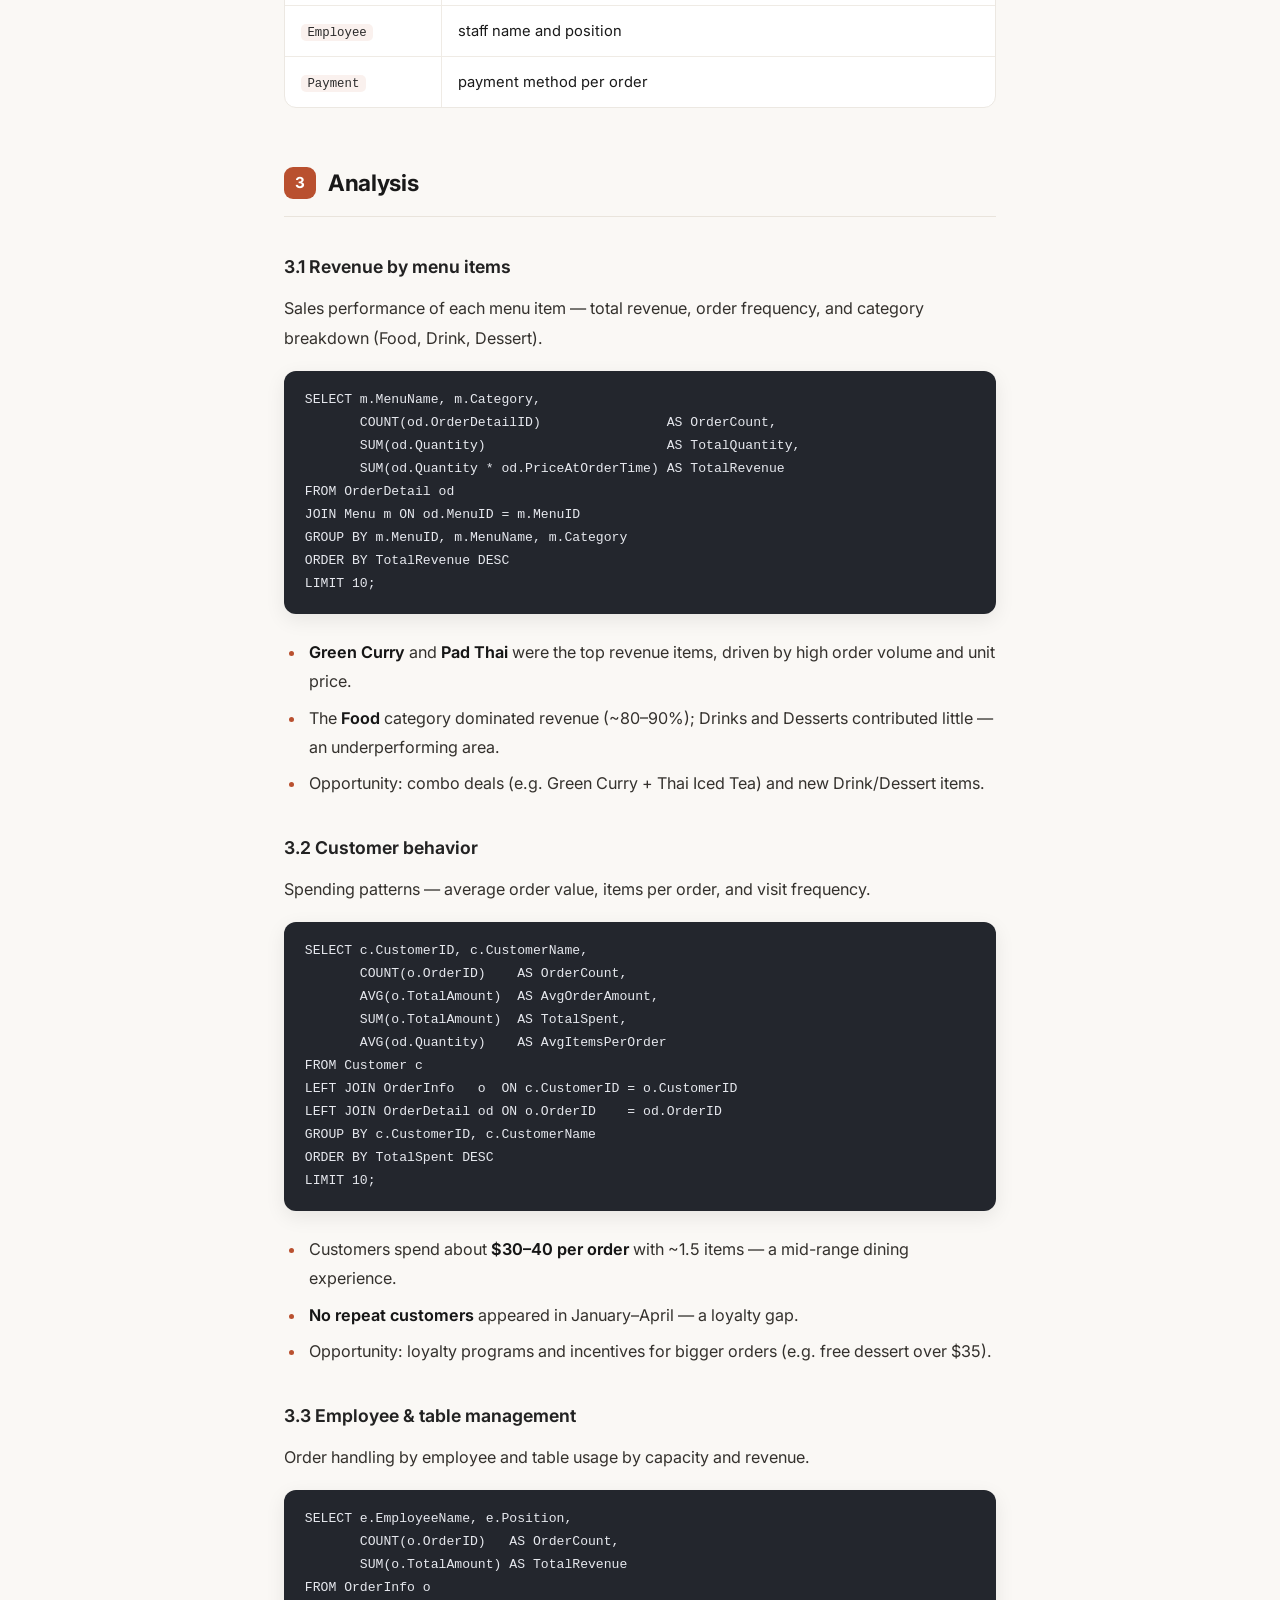
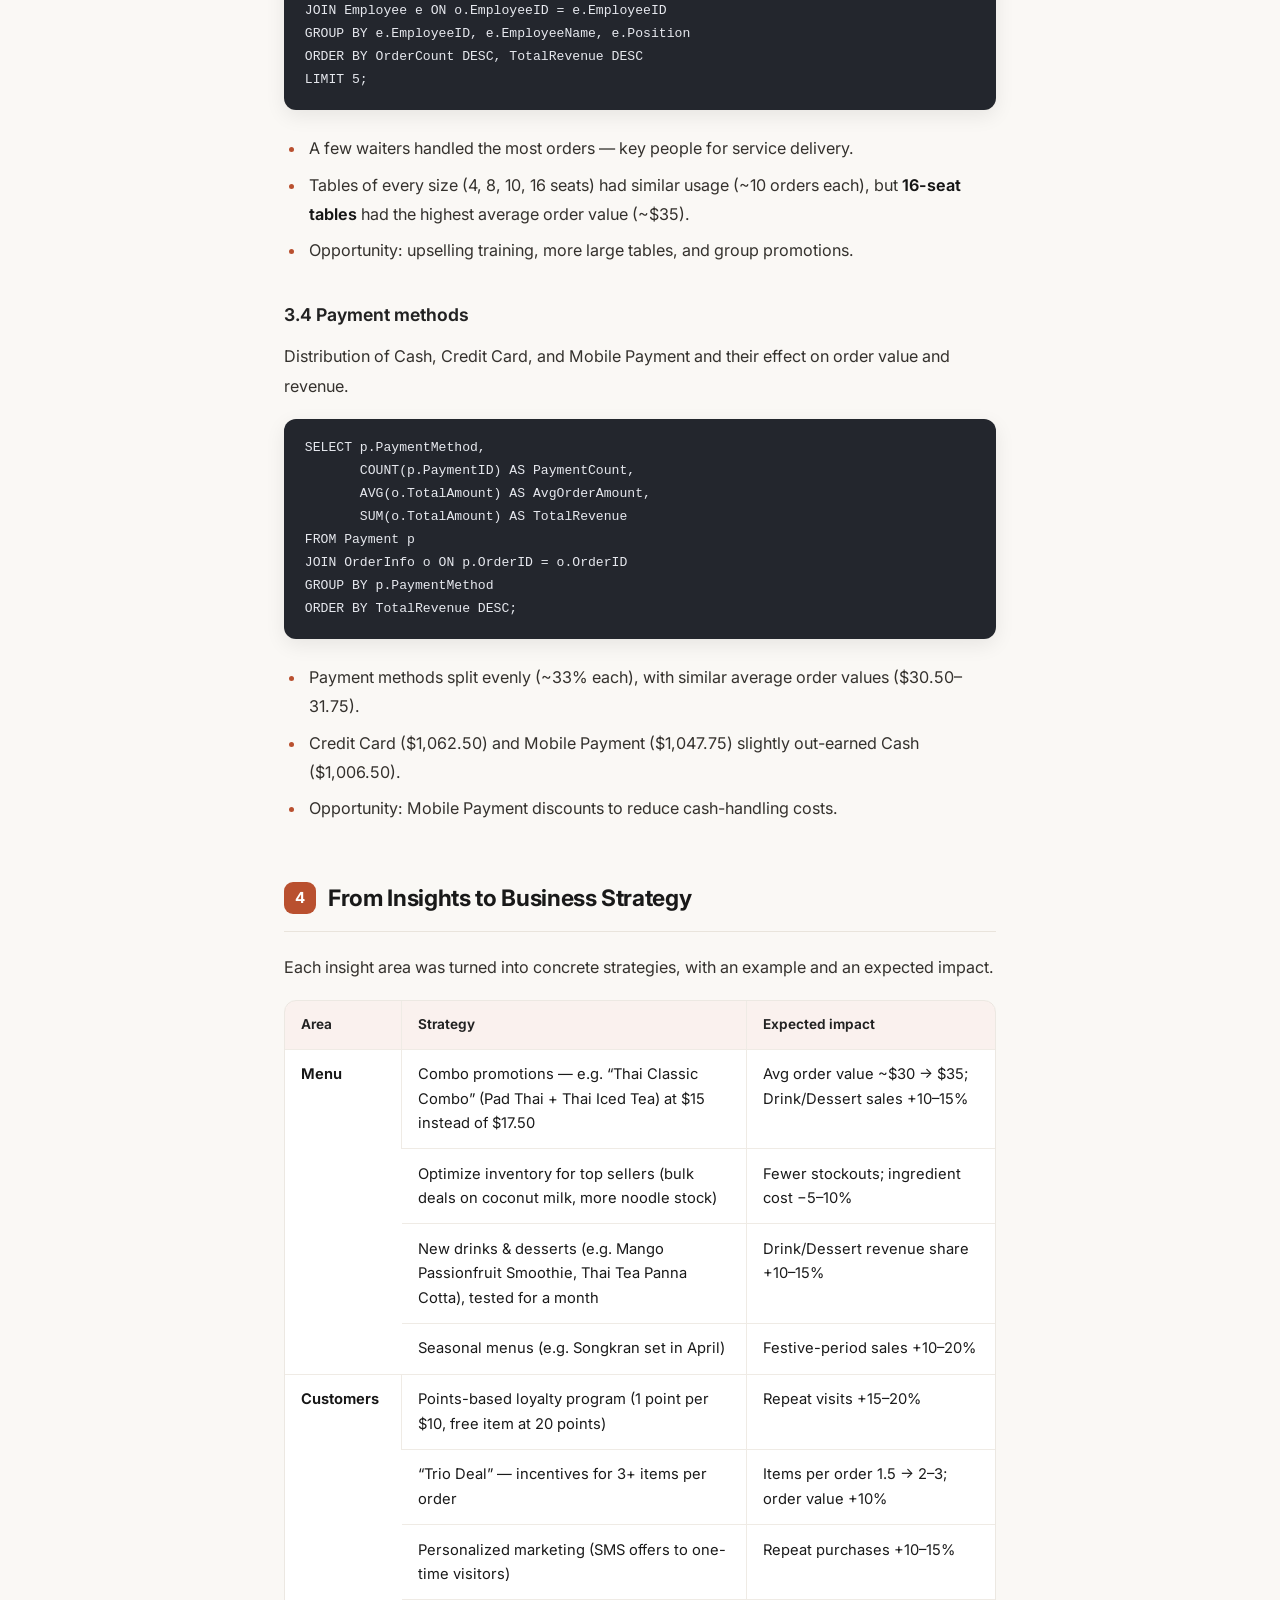
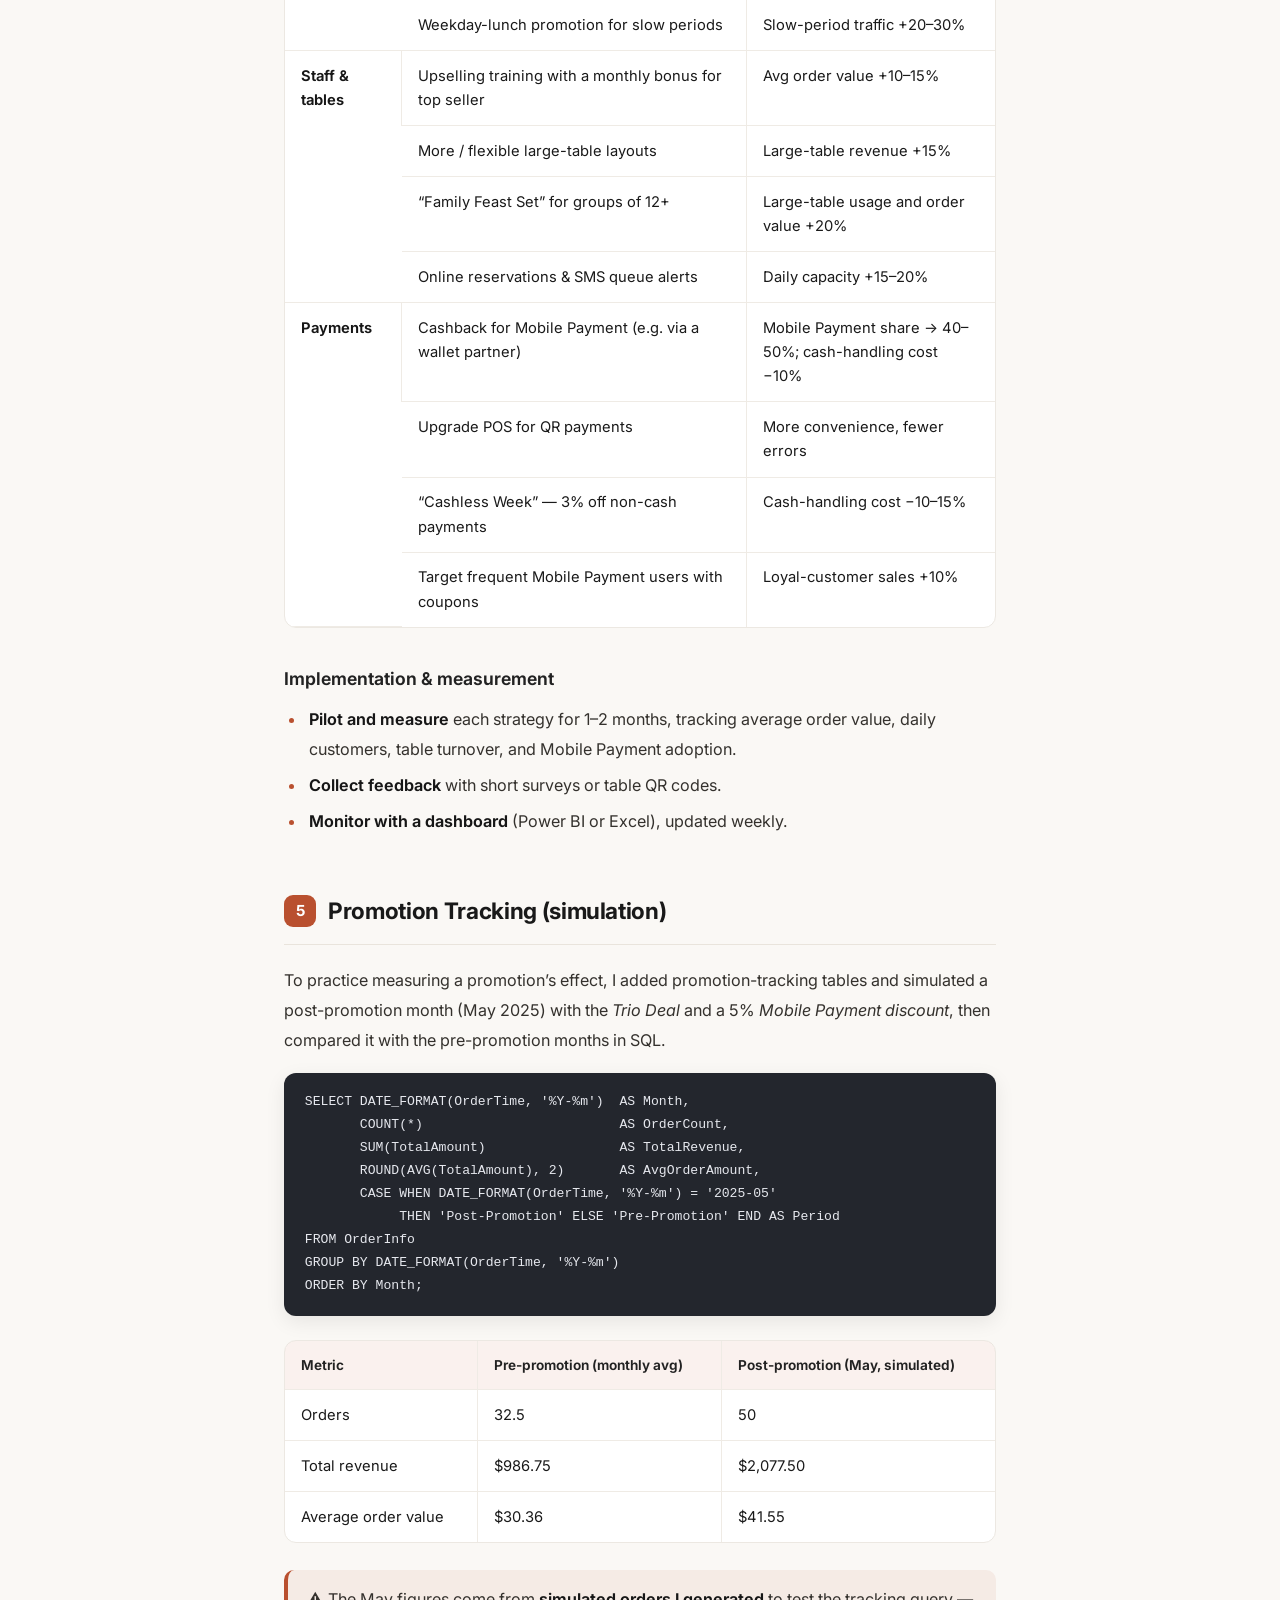
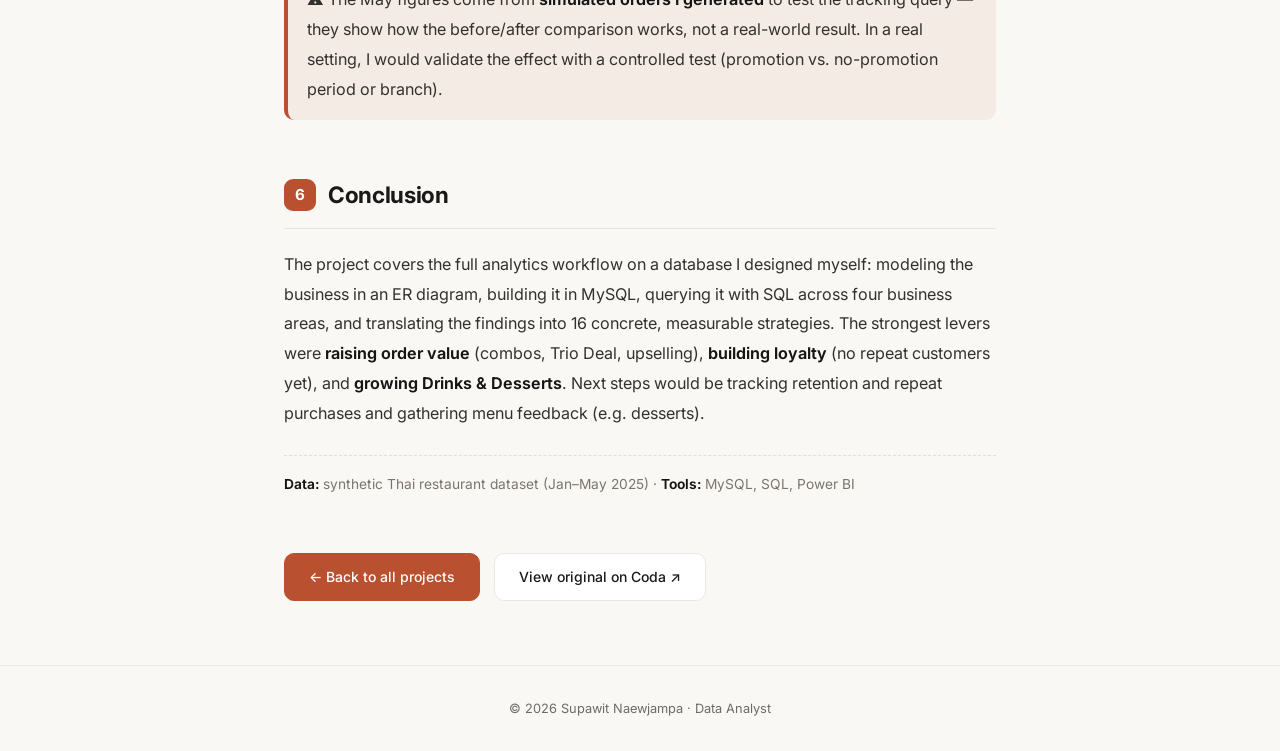
<file: projects/restaurant.html>
<!DOCTYPE html>
<html lang="en">
<head>
  <meta charset="UTF-8" />
  <meta name="viewport" content="width=device-width, initial-scale=1.0" />
  <title>Restaurant Sales Optimization — Supawit Naewjampa</title>
  <meta name="description" content="A 6-table restaurant database in MySQL, analyzed with SQL across menu revenue, customer behavior, staff and table usage, and payment methods — turned into business strategies. By Supawit Naewjampa." />
  <link rel="icon" href="data:image/svg+xml,<svg xmlns='http://www.w3.org/2000/svg' viewBox='0 0 100 100'><text y='.9em' font-size='90'>🍜</text></svg>" />
  <link rel="stylesheet" href="../style.css?v=5" />
  <link rel="preconnect" href="https://fonts.googleapis.com" />
  <link href="https://fonts.googleapis.com/css2?family=Inter:wght@300;400;500;600;700&display=swap" rel="stylesheet" />
</head>
<body class="proj-page">

  <nav class="nav nav--proj" id="nav">
    <a href="../index.html" class="nav-logo">SN</a>
    <ul class="nav-links">
      <li><a href="../index.html#portfolio">← All Projects</a></li>
      <li><a href="../index.html#contact">Contact</a></li>
    </ul>
  </nav>

  <article class="proj proj--rest">
    <div class="proj-cover" style="background-image:url('../images/cover-restaurant.jpg')"></div>
    <nav class="proj-toc" aria-label="On this page"></nav>
    <div class="proj-container">

      <header class="proj-hero">
        <div class="proj-eyebrow">🍜 Case Study · 2025</div>
        <h1>Restaurant Sales Optimization</h1>
        <p class="proj-lead">Designing a restaurant database from scratch and using SQL to turn its orders, menu, staff, tables, and payments into practical strategies for higher revenue and customer satisfaction.</p>
        <p class="proj-stack"><strong>Stack:</strong> MySQL · SQL · ER Diagram · Power BI · Business Strategy</p>
        <div class="proj-results">
          <div><span class="pr-val">6</span><span class="pr-lab">Tables (ER model)</span></div>
          <div><span class="pr-val">180+</span><span class="pr-lab">Orders modeled</span></div>
          <div><span class="pr-val">4</span><span class="pr-lab">Analysis areas</span></div>
          <div><span class="pr-val">16</span><span class="pr-lab">Strategies proposed</span></div>
        </div>
      </header>

      <section class="proj-section">
        <h2>1 · Introduction</h2>
        <p>This project analyzes a restaurant’s operational data to derive actionable insights for improving business performance. A structured database covering customer orders, menu items, employee performance, table management, and payment transactions was used to uncover key trends and opportunities.</p>
        <p>The analysis addresses four areas: <strong>revenue by menu item</strong>, <strong>customer spending behavior</strong>, <strong>employee and table efficiency</strong>, and <strong>payment method preferences</strong>. Through SQL queries and data-driven insights, it delivers strategic recommendations to optimize the menu, increase customer engagement, streamline operations, and improve payments.</p>
        <p class="proj-note">ℹ️ The dataset is <strong>synthetic</strong> — designed and populated by me (Thai restaurant, Jan–May 2025) to practice end-to-end database design and analysis.</p>
      </section>

      <section class="proj-section">
        <h2>2 · Data Preparation</h2>
        <p>The database was designed with an <strong>ER diagram</strong>, created in MySQL (<code>CREATE TABLE</code>), and populated with order data (<code>INSERT</code>). Six related tables:</p>
        <table class="proj-table">
          <thead><tr><th>Table</th><th>Holds</th></tr></thead>
          <tbody>
            <tr><td><code>Customer</code></td><td>customer profile</td></tr>
            <tr><td><code>Menu</code></td><td>menu item, category (Food / Drink / Dessert), price</td></tr>
            <tr><td><code>OrderInfo</code></td><td>one order — customer, employee, table, time, total amount</td></tr>
            <tr><td><code>OrderDetail</code></td><td>items in each order — quantity, price at order time</td></tr>
            <tr><td><code>Employee</code></td><td>staff name and position</td></tr>
            <tr><td><code>Payment</code></td><td>payment method per order</td></tr>
          </tbody>
        </table>
      </section>

      <section class="proj-section">
        <h2>3 · Analysis</h2>

        <h3>3.1 Revenue by menu items</h3>
        <p>Sales performance of each menu item — total revenue, order frequency, and category breakdown (Food, Drink, Dessert).</p>
        <pre><code>SELECT m.MenuName, m.Category,
       COUNT(od.OrderDetailID)                AS OrderCount,
       SUM(od.Quantity)                       AS TotalQuantity,
       SUM(od.Quantity * od.PriceAtOrderTime) AS TotalRevenue
FROM OrderDetail od
JOIN Menu m ON od.MenuID = m.MenuID
GROUP BY m.MenuID, m.MenuName, m.Category
ORDER BY TotalRevenue DESC
LIMIT 10;</code></pre>
        <ul>
          <li><strong>Green Curry</strong> and <strong>Pad Thai</strong> were the top revenue items, driven by high order volume and unit price.</li>
          <li>The <strong>Food</strong> category dominated revenue (~80–90%); Drinks and Desserts contributed little — an underperforming area.</li>
          <li>Opportunity: combo deals (e.g. Green Curry + Thai Iced Tea) and new Drink/Dessert items.</li>
        </ul>

        <h3>3.2 Customer behavior</h3>
        <p>Spending patterns — average order value, items per order, and visit frequency.</p>
        <pre><code>SELECT c.CustomerID, c.CustomerName,
       COUNT(o.OrderID)    AS OrderCount,
       AVG(o.TotalAmount)  AS AvgOrderAmount,
       SUM(o.TotalAmount)  AS TotalSpent,
       AVG(od.Quantity)    AS AvgItemsPerOrder
FROM Customer c
LEFT JOIN OrderInfo   o  ON c.CustomerID = o.CustomerID
LEFT JOIN OrderDetail od ON o.OrderID    = od.OrderID
GROUP BY c.CustomerID, c.CustomerName
ORDER BY TotalSpent DESC
LIMIT 10;</code></pre>
        <ul>
          <li>Customers spend about <strong>$30–40 per order</strong> with ~1.5 items — a mid-range dining experience.</li>
          <li><strong>No repeat customers</strong> appeared in January–April — a loyalty gap.</li>
          <li>Opportunity: loyalty programs and incentives for bigger orders (e.g. free dessert over $35).</li>
        </ul>

        <h3>3.3 Employee &amp; table management</h3>
        <p>Order handling by employee and table usage by capacity and revenue.</p>
        <pre><code>SELECT e.EmployeeName, e.Position,
       COUNT(o.OrderID)   AS OrderCount,
       SUM(o.TotalAmount) AS TotalRevenue
FROM OrderInfo o
JOIN Employee e ON o.EmployeeID = e.EmployeeID
GROUP BY e.EmployeeID, e.EmployeeName, e.Position
ORDER BY OrderCount DESC, TotalRevenue DESC
LIMIT 5;</code></pre>
        <ul>
          <li>A few waiters handled the most orders — key people for service delivery.</li>
          <li>Tables of every size (4, 8, 10, 16 seats) had similar usage (~10 orders each), but <strong>16-seat tables</strong> had the highest average order value (~$35).</li>
          <li>Opportunity: upselling training, more large tables, and group promotions.</li>
        </ul>

        <h3>3.4 Payment methods</h3>
        <p>Distribution of Cash, Credit Card, and Mobile Payment and their effect on order value and revenue.</p>
        <pre><code>SELECT p.PaymentMethod,
       COUNT(p.PaymentID) AS PaymentCount,
       AVG(o.TotalAmount) AS AvgOrderAmount,
       SUM(o.TotalAmount) AS TotalRevenue
FROM Payment p
JOIN OrderInfo o ON p.OrderID = o.OrderID
GROUP BY p.PaymentMethod
ORDER BY TotalRevenue DESC;</code></pre>
        <ul>
          <li>Payment methods split evenly (~33% each), with similar average order values ($30.50–31.75).</li>
          <li>Credit Card ($1,062.50) and Mobile Payment ($1,047.75) slightly out-earned Cash ($1,006.50).</li>
          <li>Opportunity: Mobile Payment discounts to reduce cash-handling costs.</li>
        </ul>
      </section>

      <section class="proj-section">
        <h2>4 · From Insights to Business Strategy</h2>
        <p>Each insight area was turned into concrete strategies, with an example and an expected impact.</p>
        <table class="proj-table">
          <thead><tr><th>Area</th><th>Strategy</th><th>Expected impact</th></tr></thead>
          <tbody>
            <tr><td rowspan="4"><strong>Menu</strong></td><td>Combo promotions — e.g. “Thai Classic Combo” (Pad Thai + Thai Iced Tea) at $15 instead of $17.50</td><td>Avg order value ~$30 → $35; Drink/Dessert sales +10–15%</td></tr>
            <tr><td>Optimize inventory for top sellers (bulk deals on coconut milk, more noodle stock)</td><td>Fewer stockouts; ingredient cost −5–10%</td></tr>
            <tr><td>New drinks &amp; desserts (e.g. Mango Passionfruit Smoothie, Thai Tea Panna Cotta), tested for a month</td><td>Drink/Dessert revenue share +10–15%</td></tr>
            <tr><td>Seasonal menus (e.g. Songkran set in April)</td><td>Festive-period sales +10–20%</td></tr>
            <tr><td rowspan="4"><strong>Customers</strong></td><td>Points-based loyalty program (1 point per $10, free item at 20 points)</td><td>Repeat visits +15–20%</td></tr>
            <tr><td>“Trio Deal” — incentives for 3+ items per order</td><td>Items per order 1.5 → 2–3; order value +10%</td></tr>
            <tr><td>Personalized marketing (SMS offers to one-time visitors)</td><td>Repeat purchases +10–15%</td></tr>
            <tr><td>Weekday-lunch promotion for slow periods</td><td>Slow-period traffic +20–30%</td></tr>
            <tr><td rowspan="4"><strong>Staff &amp; tables</strong></td><td>Upselling training with a monthly bonus for top seller</td><td>Avg order value +10–15%</td></tr>
            <tr><td>More / flexible large-table layouts</td><td>Large-table revenue +15%</td></tr>
            <tr><td>“Family Feast Set” for groups of 12+</td><td>Large-table usage and order value +20%</td></tr>
            <tr><td>Online reservations &amp; SMS queue alerts</td><td>Daily capacity +15–20%</td></tr>
            <tr><td rowspan="4"><strong>Payments</strong></td><td>Cashback for Mobile Payment (e.g. via a wallet partner)</td><td>Mobile Payment share → 40–50%; cash-handling cost −10%</td></tr>
            <tr><td>Upgrade POS for QR payments</td><td>More convenience, fewer errors</td></tr>
            <tr><td>“Cashless Week” — 3% off non-cash payments</td><td>Cash-handling cost −10–15%</td></tr>
            <tr><td>Target frequent Mobile Payment users with coupons</td><td>Loyal-customer sales +10%</td></tr>
          </tbody>
        </table>
        <h3>Implementation &amp; measurement</h3>
        <ul>
          <li><strong>Pilot and measure</strong> each strategy for 1–2 months, tracking average order value, daily customers, table turnover, and Mobile Payment adoption.</li>
          <li><strong>Collect feedback</strong> with short surveys or table QR codes.</li>
          <li><strong>Monitor with a dashboard</strong> (Power BI or Excel), updated weekly.</li>
        </ul>
      </section>

      <section class="proj-section">
        <h2>5 · Promotion Tracking (simulation)</h2>
        <p>To practice measuring a promotion’s effect, I added promotion-tracking tables and simulated a post-promotion month (May 2025) with the <em>Trio Deal</em> and a 5% <em>Mobile Payment discount</em>, then compared it with the pre-promotion months in SQL.</p>
        <pre><code>SELECT DATE_FORMAT(OrderTime, '%Y-%m')  AS Month,
       COUNT(*)                         AS OrderCount,
       SUM(TotalAmount)                 AS TotalRevenue,
       ROUND(AVG(TotalAmount), 2)       AS AvgOrderAmount,
       CASE WHEN DATE_FORMAT(OrderTime, '%Y-%m') = '2025-05'
            THEN 'Post-Promotion' ELSE 'Pre-Promotion' END AS Period
FROM OrderInfo
GROUP BY DATE_FORMAT(OrderTime, '%Y-%m')
ORDER BY Month;</code></pre>
        <table class="proj-table">
          <thead><tr><th>Metric</th><th>Pre-promotion (monthly avg)</th><th>Post-promotion (May, simulated)</th></tr></thead>
          <tbody>
            <tr><td>Orders</td><td>32.5</td><td>50</td></tr>
            <tr><td>Total revenue</td><td>$986.75</td><td>$2,077.50</td></tr>
            <tr><td>Average order value</td><td>$30.36</td><td>$41.55</td></tr>
          </tbody>
        </table>
        <p class="proj-note">⚠️ The May figures come from <strong>simulated orders I generated</strong> to test the tracking query — they show how the before/after comparison works, not a real-world result. In a real setting, I would validate the effect with a controlled test (promotion vs. no-promotion period or branch).</p>
      </section>

      <section class="proj-section">
        <h2>6 · Conclusion</h2>
        <p>The project covers the full analytics workflow on a database I designed myself: modeling the business in an ER diagram, building it in MySQL, querying it with SQL across four business areas, and translating the findings into 16 concrete, measurable strategies. The strongest levers were <strong>raising order value</strong> (combos, Trio Deal, upselling), <strong>building loyalty</strong> (no repeat customers yet), and <strong>growing Drinks &amp; Desserts</strong>. Next steps would be tracking retention and repeat purchases and gathering menu feedback (e.g. desserts).</p>
        <p class="proj-ref"><strong>Data:</strong> synthetic Thai restaurant dataset (Jan–May 2025) · <strong>Tools:</strong> MySQL, SQL, Power BI</p>
      </section>

      <div class="proj-foot">
        <a href="../index.html#portfolio" class="btn btn-outline">← Back to all projects</a>
        <a href="https://coda.io/d/_dsMprpHT7Dx/Final-Project-Restaurant-Sales-Optimization_su_0Qp3b" target="_blank" rel="noopener" class="btn btn-outline">View original on Coda ↗</a>
      </div>

    </div>
  </article>

  <footer class="footer">
    <p>© 2026 Supawit Naewjampa · Data Analyst</p>
  </footer>

  <script src="project.js"></script>
</body>
</html>
</file>
<file: style.css>
/* ── Reset & Base ── */
*, *::before, *::after { box-sizing: border-box; margin: 0; padding: 0; }

:root {
  --bg: #ffffff;
  --surface: #f8f8f8;
  --border: #e8e8e8;
  --text: #1a1a1a;
  --muted: #6b6b6b;
  --accent: #1a1a1a;
  --accent-hover: #333;
  --radius: 10px;
  --max-w: 1080px;
  --nav-h: 60px;
}

html { scroll-behavior: smooth; }

body {
  font-family: 'Inter', system-ui, sans-serif;
  background: var(--bg);
  color: var(--text);
  font-size: 16px;
  line-height: 1.7;
  -webkit-font-smoothing: antialiased;
}

a { color: inherit; text-decoration: none; }
img { display: block; max-width: 100%; }
ul { list-style: none; }

/* ── Nav ── */
.nav {
  position: fixed;
  top: 0; left: 0; right: 0;
  height: var(--nav-h);
  background: rgba(255,255,255,0.9);
  backdrop-filter: blur(12px);
  border-bottom: 1px solid transparent;
  display: flex;
  align-items: center;
  justify-content: space-between;
  padding: 0 2rem;
  z-index: 100;
  transition: border-color 0.3s;
}

.nav.scrolled { border-bottom-color: var(--border); }

.nav-logo {
  font-weight: 600;
  font-size: 1rem;
  letter-spacing: 0.05em;
}

.nav-links {
  display: flex;
  gap: 2rem;
}

.nav-links a {
  font-size: 0.875rem;
  color: var(--muted);
  transition: color 0.2s;
}

.nav-links a:hover { color: var(--text); }

.nav-toggle {
  display: none;
  flex-direction: column;
  gap: 5px;
  background: none;
  border: none;
  cursor: pointer;
  padding: 4px;
}

.nav-toggle span {
  display: block;
  width: 22px;
  height: 2px;
  background: var(--text);
  border-radius: 2px;
  transition: all 0.3s;
}

/* ── Sections ── */
.section {
  padding: 4rem 2rem;
}

.section:first-of-type { padding-top: calc(3rem + var(--nav-h)); }

.section-alt { background: var(--surface); }

.container {
  max-width: var(--max-w);
  margin: 0 auto;
}

.section-title {
  font-size: 1.75rem;
  font-weight: 600;
  letter-spacing: -0.02em;
  margin-bottom: 0.4rem;
}

.section-sub {
  color: var(--muted);
  font-size: 0.9rem;
  margin-bottom: 3rem;
}

/* ── Hero ── */
.hero { min-height: auto; display: flex; align-items: center; }

.hero-greeting {
  font-size: 1rem;
  color: var(--muted);
  margin-bottom: 0.5rem;
  letter-spacing: 0.03em;
}

.hero-name {
  font-size: clamp(2.5rem, 6vw, 4.5rem);
  font-weight: 600;
  letter-spacing: -0.03em;
  line-height: 1.1;
  margin-bottom: 0.75rem;
}

.hero-title {
  font-size: 1rem;
  color: var(--muted);
  margin-bottom: 1.5rem;
  letter-spacing: 0.01em;
}

.hero-bio {
  max-width: 520px;
  color: var(--muted);
  margin-bottom: 2rem;
  font-size: 0.95rem;
}

.hero-cta {
  display: flex;
  gap: 1rem;
  flex-wrap: wrap;
}

/* ── Buttons ── */
.btn {
  display: inline-block;
  padding: 0.7rem 1.5rem;
  border-radius: var(--radius);
  font-size: 0.875rem;
  font-weight: 500;
  cursor: pointer;
  transition: all 0.2s;
  border: 1.5px solid transparent;
}

.btn-primary {
  background: var(--text);
  color: #fff;
  border-color: var(--text);
}

.btn-primary:hover { background: var(--accent-hover); border-color: var(--accent-hover); }

.btn-outline {
  background: transparent;
  color: var(--text);
  border-color: var(--border);
}

.btn-outline:hover { border-color: var(--text); }

/* ── Portfolio Grid ── */
.grid {
  display: grid;
  grid-template-columns: repeat(auto-fill, minmax(300px, 1fr));
  gap: 1.5rem;
}

.card {
  border: 1px solid var(--border);
  border-radius: var(--radius);
  overflow: hidden;
  transition: box-shadow 0.25s, transform 0.25s;
  background: var(--bg);
  position: relative;
  cursor: pointer;
}

.card:hover {
  box-shadow: 0 8px 30px rgba(0,0,0,0.08);
  transform: translateY(-3px);
}

.card-img {
  height: 180px;
  display: flex;
  align-items: flex-start;
  padding: 1rem;
  position: relative;
  background-size: cover;
  background-position: center;
  background-repeat: no-repeat;
}

.card-tag {
  font-size: 0.75rem;
  font-weight: 500;
  background: rgba(255,255,255,0.85);
  backdrop-filter: blur(4px);
  border: 1px solid var(--border);
  border-radius: 20px;
  padding: 0.2rem 0.65rem;
  color: var(--muted);
}

.card-body { padding: 1.25rem; }

.card-body h3 {
  font-size: 1rem;
  font-weight: 600;
  margin-bottom: 0.5rem;
}

.card-body p {
  font-size: 0.875rem;
  color: var(--muted);
  margin-bottom: 1rem;
}

.card-tags {
  display: flex;
  flex-wrap: wrap;
  gap: 0.4rem;
  margin-bottom: 1rem;
}

.card-tags span {
  font-size: 0.75rem;
  background: var(--surface);
  border: 1px solid var(--border);
  border-radius: 4px;
  padding: 0.15rem 0.5rem;
  color: var(--muted);
}

.card-links {
  display: flex;
  gap: 1rem;
}

.card-links a {
  font-size: 0.8rem;
  font-weight: 500;
  color: var(--text);
  transition: opacity 0.2s;
}

.card-links a:hover { opacity: 0.6; }

/* Stretched link — makes the entire card clickable */
.card-links a.stretched-link::after {
  content: '';
  position: absolute;
  inset: 0;
  z-index: 1;
}

/* Other elements inside card stay above the overlay */
.card-tags, .card-meta, .card-img, .card-highlights { position: relative; z-index: 2; }

.card--wide { grid-column: span 1; }

.card-highlights {
  display: flex;
  gap: 0.75rem;
  flex-wrap: wrap;
  margin-bottom: 1rem;
  padding: 0.75rem;
  background: var(--surface);
  border-radius: 8px;
}

.highlight-item {
  display: flex;
  flex-direction: column;
  gap: 0.1rem;
  flex: 1;
  min-width: 100px;
}

.highlight-label {
  font-size: 0.7rem;
  color: var(--muted);
  text-transform: uppercase;
  letter-spacing: 0.06em;
}

.highlight-value {
  font-size: 0.82rem;
  font-weight: 500;
  color: var(--text);
}

/* ── Resume ── */
.resume-grid {
  display: grid;
  grid-template-columns: 1fr 1fr;
  gap: 3rem;
  align-items: start;
}

.resume-block { margin-bottom: 2.5rem; }

.resume-block-title {
  font-size: 0.75rem;
  font-weight: 600;
  text-transform: uppercase;
  letter-spacing: 0.1em;
  color: var(--muted);
  margin-bottom: 1.25rem;
  padding-bottom: 0.5rem;
  border-bottom: 1px solid var(--border);
}

.timeline-item {
  padding: 1rem 0;
  border-bottom: 1px solid var(--border);
}

.timeline-item:last-child { border-bottom: none; }

.timeline-header {
  display: flex;
  justify-content: space-between;
  align-items: flex-start;
  gap: 0.5rem;
  margin-bottom: 0.25rem;
  flex-wrap: wrap;
}

.timeline-header strong { font-weight: 500; font-size: 0.95rem; }

.badge {
  font-size: 0.72rem;
  background: var(--surface);
  border: 1px solid var(--border);
  border-radius: 20px;
  padding: 0.15rem 0.6rem;
  color: var(--muted);
  white-space: nowrap;
}

.timeline-company {
  font-size: 0.85rem;
  color: var(--muted);
  margin-bottom: 0.4rem;
}

.timeline-item p:last-child {
  font-size: 0.875rem;
  color: var(--muted);
}

.timeline-list {
  list-style: none;
  padding: 0;
  margin: 0;
  display: flex;
  flex-direction: column;
  gap: 0.3rem;
}

.timeline-list li {
  font-size: 0.875rem;
  color: var(--muted);
  padding-left: 1rem;
  position: relative;
}

.timeline-list li::before {
  content: "·";
  position: absolute;
  left: 0;
  color: var(--muted);
}

.timeline-note {
  font-size: 0.8rem;
  color: var(--muted);
  margin-top: 0.2rem;
}

.card-meta {
  font-size: 0.75rem;
  color: var(--muted);
  margin-bottom: 0.4rem;
}

.card-img--db   { background-image: linear-gradient(rgba(0,0,0,0.10), rgba(0,0,0,0.28)), url('images/restaurant.jpg'); }
.card-img--ecom { background-image: linear-gradient(rgba(0,0,0,0.10), rgba(0,0,0,0.28)), url('images/ecommerce.jpg'); }
.card-img--fmcg { background-image: linear-gradient(rgba(0,0,0,0.10), rgba(0,0,0,0.28)), url('images/grocery.jpg'); }
.card-img--chat { background-image: linear-gradient(rgba(0,0,0,0.10), rgba(0,0,0,0.28)), url('images/ai.jpg'); }

/* ── Skills ── */
.skill-group { margin-bottom: 1.5rem; }

.skill-group h4 {
  font-size: 0.8rem;
  font-weight: 500;
  color: var(--muted);
  margin-bottom: 0.75rem;
}

.skill-list { display: flex; flex-direction: column; gap: 0.6rem; }

/* Capability-based skills (replaces arbitrary % bars) */
.skill-cap { list-style: none; display: flex; flex-direction: column; gap: 0.85rem; }
.skill-cap li { display: flex; flex-direction: column; gap: 0.15rem; }
.cap-name { font-size: 0.85rem; font-weight: 600; color: var(--text); }
.cap-desc { font-size: 0.78rem; color: var(--muted); line-height: 1.45; }

.skill-item {
  display: flex;
  flex-direction: column;
  gap: 0.25rem;
}

.skill-item span { font-size: 0.85rem; }

.skill-bar {
  height: 4px;
  background: var(--border);
  border-radius: 2px;
  overflow: hidden;
}

.skill-fill {
  height: 100%;
  background: var(--text);
  border-radius: 2px;
  width: 0;
  transition: width 1.2s cubic-bezier(0.4, 0, 0.2, 1);
}

.tags-wrap {
  display: flex;
  flex-wrap: wrap;
  gap: 0.5rem;
}

.tag {
  font-size: 0.8rem;
  border: 1px solid var(--border);
  border-radius: 6px;
  padding: 0.25rem 0.65rem;
  color: var(--muted);
}

/* ── Contact ── */
.contact-grid {
  display: grid;
  grid-template-columns: 1fr;
  gap: 1.5rem;
  max-width: 480px;
}

.contact-info { display: flex; flex-direction: column; gap: 1rem; }

.contact-item {
  display: flex;
  align-items: center;
  gap: 1rem;
  padding: 1rem;
  border: 1px solid var(--border);
  border-radius: var(--radius);
  transition: border-color 0.2s;
}

.contact-item:hover { border-color: var(--text); }

.contact-icon {
  width: 40px;
  height: 40px;
  display: flex;
  align-items: center;
  justify-content: center;
  background: var(--surface);
  border-radius: 8px;
  font-size: 1rem;
  flex-shrink: 0;
  font-weight: 600;
}

.contact-item strong { font-size: 0.875rem; display: block; margin-bottom: 0.1rem; }
.contact-item p { font-size: 0.8rem; color: var(--muted); }

/* ── Form ── */
.contact-form { display: flex; flex-direction: column; gap: 1rem; }

.form-group { display: flex; flex-direction: column; gap: 0.35rem; }

.form-group label { font-size: 0.8rem; font-weight: 500; }

.form-group input,
.form-group textarea {
  padding: 0.7rem 0.9rem;
  border: 1px solid var(--border);
  border-radius: var(--radius);
  font-family: inherit;
  font-size: 0.875rem;
  background: var(--bg);
  color: var(--text);
  transition: border-color 0.2s;
  resize: vertical;
}

.form-group input:focus,
.form-group textarea:focus {
  outline: none;
  border-color: var(--text);
}

.form-note { font-size: 0.75rem; color: var(--muted); margin-top: -0.25rem; }

/* ── Footer ── */
.footer {
  padding: 2rem;
  text-align: center;
  font-size: 0.8rem;
  color: var(--muted);
  border-top: 1px solid var(--border);
}

/* ── Fade-in animation ── */
.fade-in {
  opacity: 0;
  transform: translateY(20px);
  transition: opacity 0.6s ease, transform 0.6s ease;
}

.fade-in.visible {
  opacity: 1;
  transform: translateY(0);
}

/* ── Responsive ── */
@media (max-width: 768px) {
  .nav-links { display: none; }
  .nav-links.open {
    display: flex;
    flex-direction: column;
    position: fixed;
    top: var(--nav-h);
    left: 0; right: 0;
    background: var(--bg);
    border-bottom: 1px solid var(--border);
    padding: 1.5rem 2rem;
    gap: 1.25rem;
  }

  .nav-toggle { display: flex; }

  .resume-grid,
  .contact-grid {
    grid-template-columns: 1fr;
    gap: 2rem;
  }

  .section { padding: 3rem 1.25rem; }
  .section:first-of-type { padding-top: calc(2rem + var(--nav-h)); }

  /* keep the project-page nav links visible (no hamburger there) */
  .nav--proj .nav-links {
    display: flex;
    gap: 1rem;
    position: static;
    padding: 0;
    background: none;
    border: none;
  }
  .nav--proj .nav-links a { font-size: 0.8rem; }
}

/* ── Project detail page ── */
.proj-page { background: #faf8f5; }
.proj-page .nav { background: rgba(250, 248, 245, 0.9); }

.proj { --pa: #2f6fd6; --pa-soft: rgba(47, 111, 214, 0.08); padding: 0 0 4rem; }
.proj--fmcg { --pa: #b8691a; --pa-soft: rgba(184, 105, 26, 0.09); }
.proj--ecom { --pa: #2e8656; --pa-soft: rgba(46, 134, 86, 0.09); }
.proj--chat { --pa: #5a52d0; --pa-soft: rgba(90, 82, 208, 0.08); }
.proj--rest { --pa: #b9502f; --pa-soft: rgba(185, 80, 47, 0.08); }

/* cover image */
.proj-cover {
  height: 320px; margin-top: var(--nav-h);
  background-size: cover; background-position: center; position: relative;
}
.proj-cover::after {
  content: ''; position: absolute; inset: 0 0 -2px 0;
  background: linear-gradient(180deg, rgba(250,248,245,0) 30%, rgba(250,248,245,0.9) 72%, #faf8f5 90%);
}

.proj-container { max-width: 760px; margin: 0 auto; padding: 0 1.5rem; position: relative; z-index: 2; }

/* hero card floating over the cover */
.proj-hero {
  margin-top: -150px; margin-bottom: 3.25rem;
  background: #fff; border: 1px solid #ece8e2; border-radius: 18px;
  padding: 2.25rem 2.25rem 2rem; box-shadow: 0 14px 44px rgba(40, 30, 20, 0.07);
}
.proj-eyebrow {
  display: inline-flex; align-items: center; gap: 0.35rem;
  font-size: 0.74rem; font-weight: 600; letter-spacing: 0.04em;
  color: var(--pa); background: var(--pa-soft);
  padding: 0.32rem 0.75rem; border-radius: 999px; margin-bottom: 1.1rem;
}
.proj-hero h1 {
  font-size: clamp(1.7rem, 4vw, 2.45rem); font-weight: 700; letter-spacing: -0.025em;
  line-height: 1.18; margin-bottom: 1rem; color: #191919;
}
.proj-lead { font-size: 1.08rem; line-height: 1.75; color: #3d3a36; margin-bottom: 1rem; }
.proj-stack { font-size: 0.86rem; color: #77726b; margin-bottom: 1.6rem; line-height: 1.6; }
.proj-stack strong { color: #2b2b2b; }

.proj-results { display: grid; grid-template-columns: repeat(4, 1fr); gap: 0.75rem; }
.proj-results > div {
  display: flex; flex-direction: column; gap: 0.3rem;
  background: var(--pa-soft); border-radius: 12px; padding: 1rem 0.95rem;
}
.pr-val { font-size: 1.45rem; font-weight: 700; letter-spacing: -0.02em; line-height: 1.1; color: var(--pa); }
.pr-lab { font-size: 0.67rem; color: #6a655e; text-transform: uppercase; letter-spacing: 0.06em; line-height: 1.4; }

/* sections & reading typography */
.proj-section { margin-bottom: 3.5rem; scroll-margin-top: calc(var(--nav-h) + 1.5rem); }
.proj-section h2 {
  display: flex; align-items: center; gap: 0.75rem;
  font-size: 1.42rem; font-weight: 700; letter-spacing: -0.015em; color: #191919;
  margin: 0 0 1.3rem; padding-bottom: 0.85rem; border-bottom: 1px solid #e9e4dc;
}
.proj-num {
  display: inline-grid; place-items: center; flex-shrink: 0;
  width: 2rem; height: 2rem; border-radius: 9px;
  background: var(--pa); color: #fff; font-size: 0.95rem; font-weight: 700;
}
.proj-section h3 { font-size: 1.1rem; font-weight: 650; margin: 2.2rem 0 0.75rem; color: #222; }
.proj-section p { font-size: 1.01rem; line-height: 1.85; color: #34312d; margin-bottom: 1.05rem; }
.proj-section ul, .proj-section ol { margin: 0 0 1.3rem 1.35rem; }
.proj-section ul { list-style: disc; }
.proj-section ol { list-style: decimal; }
.proj-section li { font-size: 1.01rem; line-height: 1.8; color: #34312d; margin-bottom: 0.45rem; padding-left: 0.2rem; }
.proj-section li::marker { color: var(--pa); font-weight: 600; }
.proj-section strong { color: #161616; font-weight: 650; }
.proj-section a { color: var(--pa); text-decoration: underline; text-underline-offset: 3px; }

.proj-section code {
  font-family: ui-monospace, "Cascadia Code", "SFMono-Regular", Menlo, Consolas, monospace;
  font-size: 0.84em; color: #2b2b2b; background: var(--pa-soft);
  border-radius: 5px; padding: 0.1rem 0.4rem;
}
.proj-section pre {
  background: #23262d; color: #e6e8ee; border-radius: 12px;
  padding: 1.15rem 1.3rem; margin: 0.4rem 0 1.5rem; overflow-x: auto;
  font-size: 0.82rem; line-height: 1.75; box-shadow: 0 6px 20px rgba(0, 0, 0, 0.08);
}
.proj-section pre code { background: none; padding: 0; color: inherit; font-size: inherit; }

/* figures */
.proj-section figure {
  margin: 1.5rem 0 2rem; background: #fff; border: 1px solid #ece8e2;
  border-radius: 14px; padding: 0.9rem; box-shadow: 0 6px 22px rgba(40, 30, 20, 0.05);
}
.proj-section figure img { width: 100%; border-radius: 8px; cursor: zoom-in; display: block; }
.proj-section figcaption {
  font-size: 0.85rem; color: #716c65; margin-top: 0.75rem; text-align: center; line-height: 1.55;
}

/* callouts */
.proj-note {
  font-size: 0.97rem; line-height: 1.75; color: #2f2c28;
  background: var(--pa-soft); border-left: 4px solid var(--pa);
  border-radius: 10px; padding: 0.95rem 1.2rem; margin: 0 0 1.5rem;
}
.proj-note--bad { background: rgba(192, 57, 43, 0.07); border-left-color: #c0392b; }

/* tables */
.proj-table-wrap {
  overflow-x: auto; margin: 0.4rem 0 1.7rem; background: #fff;
  border: 1px solid #ece8e2; border-radius: 12px;
}
.proj-table { width: 100%; border-collapse: collapse; font-size: 0.92rem; }
.proj-table-wrap > .proj-table { margin: 0; }
.proj-table th, .proj-table td {
  padding: 0.8rem 1rem; text-align: left; vertical-align: top; line-height: 1.65;
  border-bottom: 1px solid #efebe5;
}
.proj-table th + th, .proj-table td + td { border-left: 1px solid #efebe5; }
.proj-table th { background: var(--pa-soft); font-weight: 650; color: #222; font-size: 0.85rem; }
.proj-table tr:last-child td { border-bottom: none; }
.proj-table ul { margin: 0 0 0 1.1rem; }
.proj-table li { font-size: 0.9rem; line-height: 1.65; margin-bottom: 0.3rem; }

/* quote */
.proj-section blockquote {
  margin: 0.5rem 0 1.6rem; padding: 1.15rem 1.35rem;
  background: #fff; border: 1px solid #ece8e2; border-left: 4px solid var(--pa);
  border-radius: 12px; font-size: 1.02rem; line-height: 1.8; color: #2b2925;
}

.proj-ref {
  font-size: 0.86rem !important; color: #7a756e !important;
  margin-top: 1.6rem; padding-top: 1rem; border-top: 1px dashed #e2ddd5;
}

.proj-foot { display: flex; flex-wrap: wrap; gap: 0.9rem; margin-top: 1rem; }
.proj-foot .btn { background: #fff; }
.proj-foot .btn:first-child { background: var(--pa); border-color: var(--pa); color: #fff; }
.proj-foot .btn:first-child:hover { opacity: 0.9; }

/* table of contents (wide screens) */
.proj-toc { display: none; }
@media (min-width: 1240px) {
  .proj-toc {
    display: block; position: fixed; z-index: 5;
    top: calc(var(--nav-h) + 2rem); left: max(1.5rem, calc(50% - 380px - 250px)); width: 200px;
    opacity: 0; pointer-events: none; transition: opacity 0.3s;
  }
  .proj-toc.show { opacity: 1; pointer-events: auto; }
}
.proj-toc-title {
  font-size: 0.68rem; font-weight: 650; letter-spacing: 0.09em; text-transform: uppercase;
  color: #8a847c; margin-bottom: 0.7rem;
}
.proj-toc a {
  display: block; font-size: 0.84rem; line-height: 1.45; color: #7a756e;
  padding: 0.38rem 0 0.38rem 0.85rem; border-left: 2px solid #e6e1d9;
  transition: color 0.2s, border-color 0.2s;
}
.proj-toc a:hover { color: #222; }
.proj-toc a.active { color: var(--pa); border-left-color: var(--pa); font-weight: 600; }

/* reading progress + back to top + lightbox */
.proj-progress {
  position: fixed; top: 0; left: 0; height: 3px; width: 0; z-index: 200;
  background: var(--pa, #2f6fd6);
}
.proj-page .proj-progress { background: #2f6fd6; }
.proj-page:has(.proj--fmcg) .proj-progress { background: #b8691a; }
.proj-page:has(.proj--ecom) .proj-progress { background: #2e8656; }
.proj-page:has(.proj--chat) .proj-progress { background: #5a52d0; }
.proj-page:has(.proj--rest) .proj-progress { background: #b9502f; }

.proj-top {
  position: fixed; right: 1.5rem; bottom: 1.5rem; z-index: 150;
  width: 44px; height: 44px; border-radius: 50%; cursor: pointer;
  background: #fff; border: 1px solid #e6e1d9; color: #333; font-size: 1.1rem;
  box-shadow: 0 6px 18px rgba(0, 0, 0, 0.1);
  opacity: 0; pointer-events: none; transform: translateY(8px); transition: all 0.25s;
}
.proj-top.show { opacity: 1; pointer-events: auto; transform: none; }
.proj-top:hover { background: #f4f1ec; }

.proj-lightbox {
  position: fixed; inset: 0; z-index: 300; display: none;
  align-items: center; justify-content: center; padding: 2rem;
  background: rgba(20, 18, 16, 0.86); cursor: zoom-out;
}
.proj-lightbox.open { display: flex; }
.proj-lightbox img {
  max-width: min(1200px, 95vw); max-height: 90vh; border-radius: 10px; background: #fff;
  box-shadow: 0 20px 60px rgba(0, 0, 0, 0.4);
}

@media (max-width: 768px) {
  .proj-cover { height: 210px; }
  .proj-container { padding: 0 1rem; }
  .proj-hero { margin-top: -95px; padding: 1.5rem 1.25rem 1.4rem; border-radius: 14px; }
  .proj-results { grid-template-columns: repeat(2, 1fr); }
  .pr-val { font-size: 1.25rem; }
  .proj-section p, .proj-section li { font-size: 0.98rem; line-height: 1.8; }
  .proj-section h2 { font-size: 1.25rem; }
  .proj-section figure { padding: 0.5rem; }
  .proj-top { right: 1rem; bottom: 1rem; }
}
</file>
